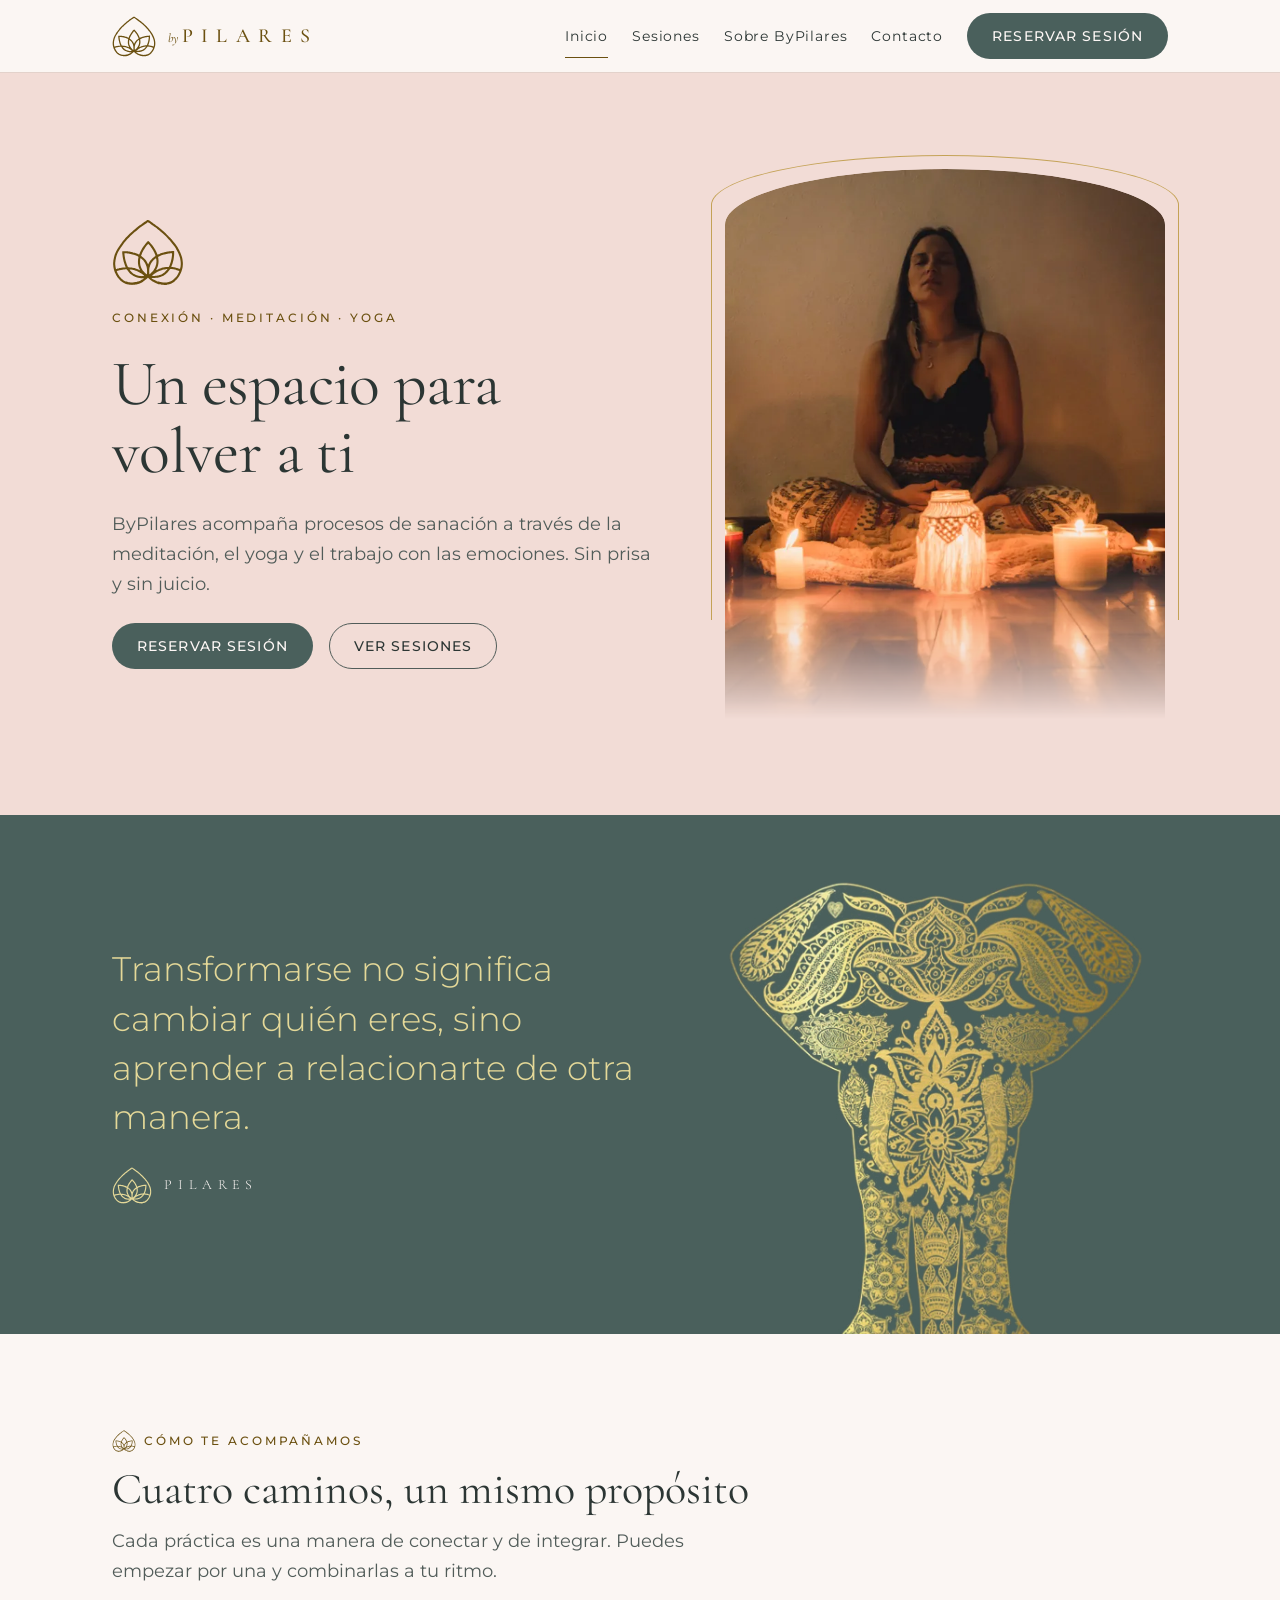
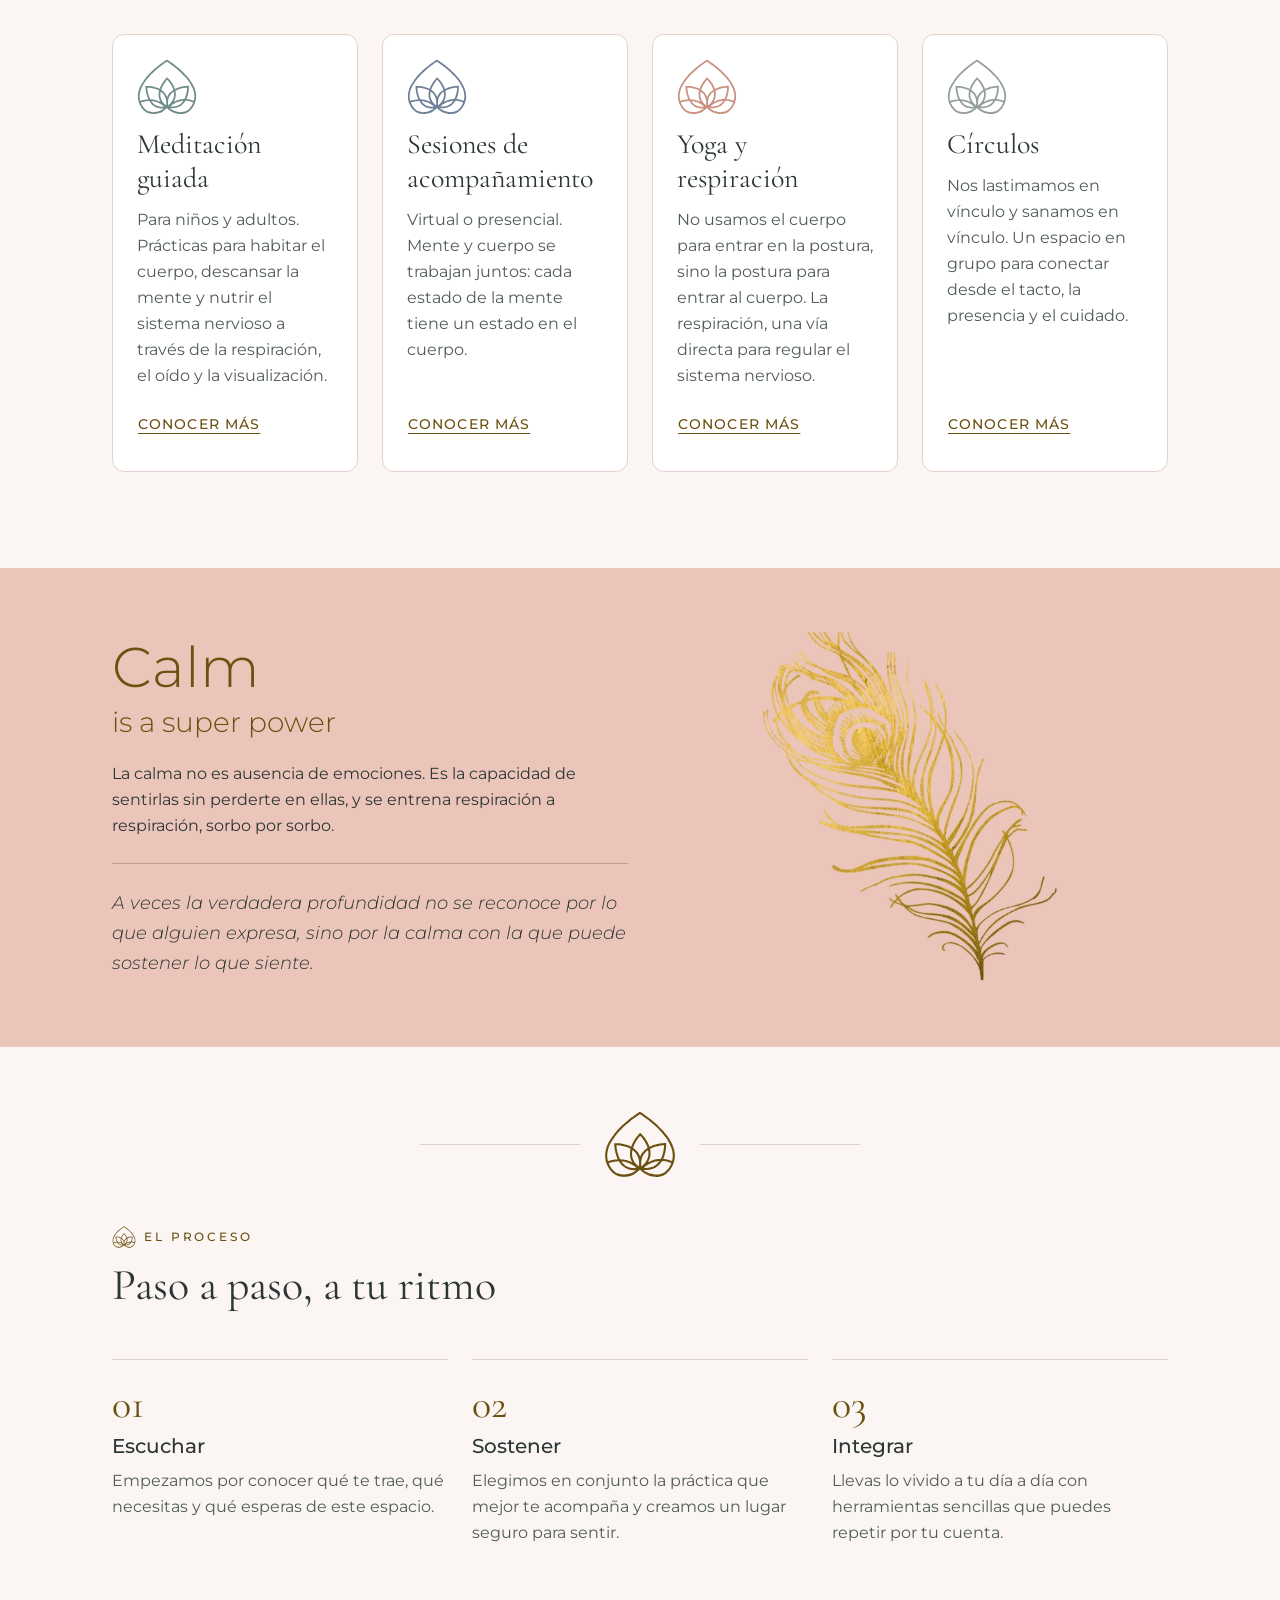
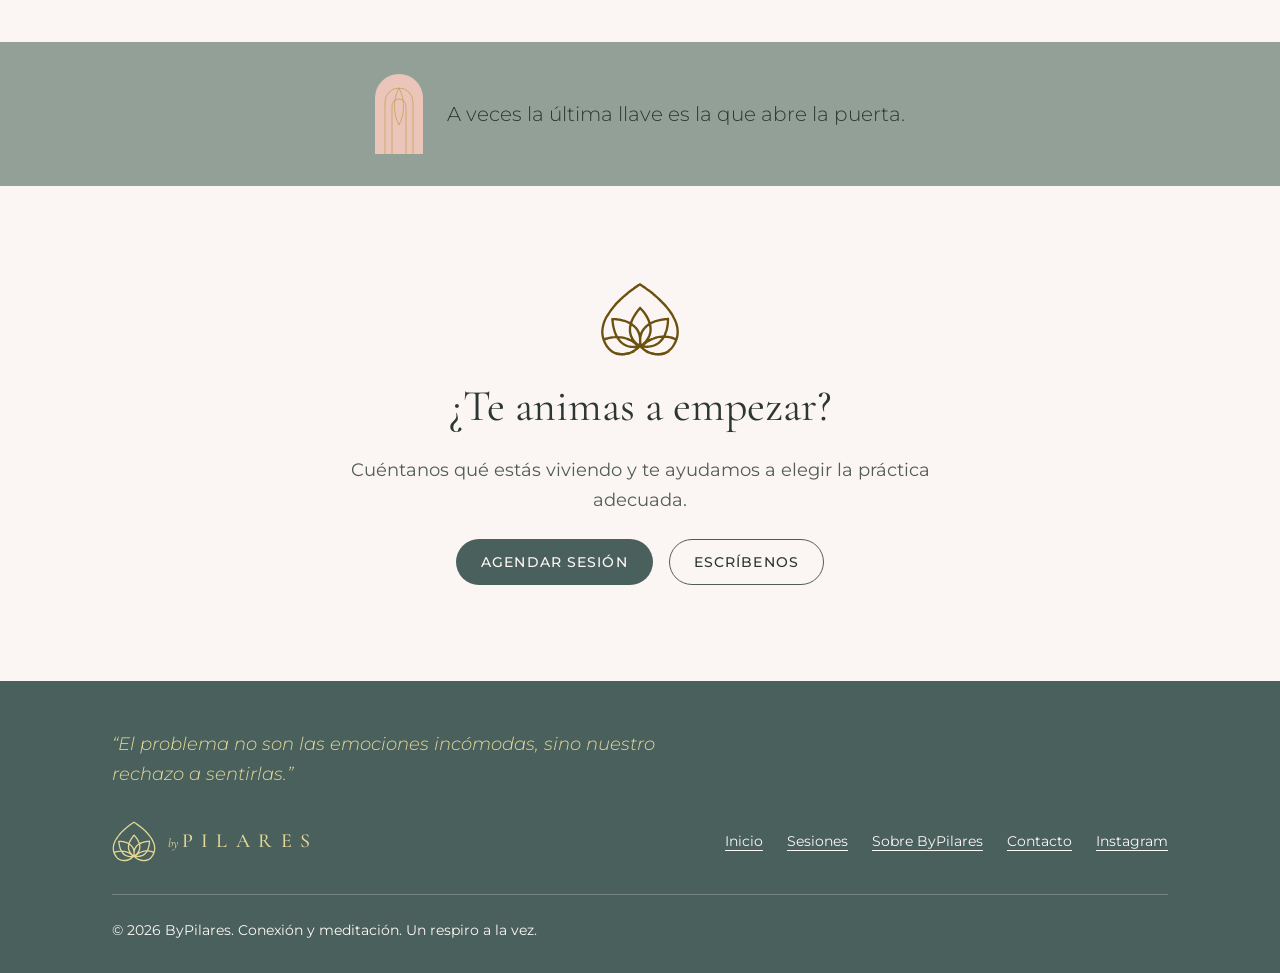
<file: index.html>
<!doctype html>
<html lang="es">
<head>
<meta charset="utf-8">
<meta name="viewport" content="width=device-width, initial-scale=1">
<title>ByPilares · Conexión y meditación</title>
<meta name="description" content="Meditación guiada para niños y adultos, sesiones de acompañamiento virtuales o presenciales, yoga, respiración y círculos.">
<meta property="og:title" content="ByPilares · Conexión y meditación">
<meta property="og:description" content="Meditación guiada para niños y adultos, sesiones de acompañamiento virtuales o presenciales, yoga, respiración y círculos.">
<meta property="og:type" content="website">
<meta name="theme-color" content="#4a605c">
<link rel="icon" href="assets/img/logos/favicon.svg" type="image/svg+xml">
<link rel="preconnect" href="https://fonts.googleapis.com">
<link rel="preconnect" href="https://fonts.gstatic.com" crossorigin>
<link rel="stylesheet" href="https://fonts.googleapis.com/css2?family=Cormorant+Garamond:ital,wght@0,400;0,500;1,400&family=Montserrat:ital,wght@0,200;0,300;0,400;0,500;1,300&display=swap">
<link rel="stylesheet" href="assets/css/tokens.css">
<link rel="stylesheet" href="assets/css/components.css">
<link rel="stylesheet" href="assets/css/site.css">
</head>
<body>
<svg width="0" height="0" style="position:absolute" aria-hidden="true" focusable="false"><symbol id="lotus" viewBox="0 0 1643 1533"><path fill-rule="evenodd" fill="currentColor" d="M417 1507C412 1504 391 1500 372 1499C349 1496 330 1491 302 1479C271 1466 268 1465 259 1459C255 1456 249 1452 245 1450C242 1448 236 1445 232 1442C229 1439 222 1434 218 1431C196 1415 168 1387 148 1362C143 1356 135 1346 130 1339C124 1332 118 1323 115 1319C113 1315 109 1310 108 1307C106 1305 102 1297 99 1291C95 1285 92 1278 90 1276C89 1273 86 1267 84 1263C82 1258 78 1251 76 1247C66 1231 44 1168 40 1148C39 1145 38 1140 37 1138C37 1136 36 1132 36 1131C36 1129 35 1124 34 1120C33 1116 32 1111 32 1108C32 1105 31 1101 30 1098C30 1096 28 1087 28 1080C28 1071 27 1064 26 1061C23 1054 23 990 26 982C27 978 28 974 28 964C28 956 29 950 30 944C31 940 32 935 32 933C32 932 33 927 34 923C35 919 36 914 36 913C36 911 37 906 38 902C39 897 41 889 42 884C44 873 46 867 52 846C54 839 56 831 56 829C57 824 61 812 66 802C67 799 70 790 74 783C77 776 80 767 82 764C84 761 89 750 94 740C102 724 111 708 134 670C143 654 160 628 180 600C184 593 191 582 196 575C202 568 211 555 217 547C255 497 264 486 268 482C271 479 274 475 275 473C276 471 280 466 284 462C288 459 292 453 294 451C304 437 411 330 428 316C431 314 437 308 442 304C448 298 461 286 481 268C487 263 495 256 506 248C510 244 518 237 523 232C529 227 537 220 542 217C547 214 552 210 554 208C556 205 561 201 566 197C571 194 579 187 584 183C589 179 597 172 602 168C607 165 614 159 617 157C620 154 627 149 632 145C637 142 643 137 646 135C648 132 656 127 663 123C670 118 676 113 678 112C679 111 685 106 692 101C700 96 713 87 722 80C731 74 742 66 747 63C752 60 764 52 775 45C785 38 796 31 799 30C802 28 804 26 805 25C807 23 834 23 838 26C839 27 847 32 855 37C863 43 874 50 878 53C883 57 897 66 908 74C919 81 933 91 939 95C945 100 956 108 963 112C988 130 1016 150 1025 158C1028 160 1033 164 1036 167C1040 169 1046 174 1051 178C1063 187 1071 193 1079 199C1083 201 1088 206 1092 209C1095 212 1102 218 1108 222C1114 227 1122 234 1127 238C1132 243 1138 248 1142 251C1145 253 1153 260 1159 266C1166 272 1174 279 1178 282C1181 285 1194 297 1206 309C1219 320 1234 335 1240 341C1254 353 1304 404 1328 430C1343 446 1353 457 1365 471C1368 475 1371 478 1371 478C1372 478 1374 481 1376 484C1379 487 1383 492 1386 496C1389 500 1395 507 1400 513C1405 519 1411 526 1414 530C1416 533 1423 542 1429 549C1434 556 1440 564 1443 567C1454 583 1473 609 1476 614C1482 620 1492 636 1502 654C1506 661 1511 671 1513 674C1515 678 1517 681 1517 681C1517 682 1520 687 1523 693C1529 704 1552 750 1560 769C1563 774 1565 780 1567 782C1575 800 1598 863 1600 875C1600 877 1602 883 1603 888C1607 905 1608 910 1608 913C1608 915 1609 920 1610 923C1611 928 1612 934 1612 938C1612 942 1613 949 1614 953C1615 958 1616 964 1616 971C1616 978 1617 985 1618 988C1620 996 1620 1052 1618 1058C1617 1060 1616 1066 1616 1074C1616 1082 1615 1088 1615 1092C1614 1094 1613 1100 1613 1104C1613 1109 1612 1113 1611 1116C1610 1118 1608 1123 1608 1127C1608 1131 1606 1135 1606 1138C1605 1140 1604 1143 1604 1144C1604 1145 1603 1149 1602 1152C1601 1156 1600 1160 1599 1162C1596 1177 1584 1210 1575 1230C1549 1287 1522 1333 1491 1368C1486 1374 1479 1381 1476 1384C1470 1393 1462 1399 1432 1426C1430 1428 1427 1431 1426 1433C1425 1438 1416 1444 1405 1450C1401 1452 1393 1456 1387 1460C1381 1464 1372 1468 1368 1470C1364 1472 1353 1477 1344 1481L1328 1489L1304 1494C1276 1500 1249 1506 1248 1508C1247 1509 1229 1509 1196 1509C1147 1509 1145 1509 1142 1507C1140 1506 1135 1504 1132 1504C1117 1500 1086 1495 1077 1494C1061 1492 1054 1490 1036 1481C1031 1478 1017 1473 1007 1469C978 1460 938 1440 930 1432C928 1430 922 1426 917 1423C912 1420 905 1415 903 1413C901 1411 894 1406 888 1403C875 1393 866 1386 858 1380C855 1376 850 1372 847 1369C844 1367 838 1361 833 1357C826 1349 822 1346 818 1346C817 1346 811 1351 802 1360C787 1374 777 1382 757 1397C736 1413 730 1418 721 1423C713 1427 712 1429 711 1432C709 1436 708 1437 701 1442C690 1448 671 1458 660 1462C650 1465 638 1470 618 1479C601 1486 592 1488 574 1493C557 1497 517 1503 502 1505C497 1506 490 1507 487 1507C477 1510 422 1509 417 1507ZM1232 1453C1244 1452 1257 1449 1292 1440C1298 1438 1307 1436 1311 1434C1316 1433 1322 1432 1324 1432C1329 1432 1332 1431 1343 1426C1361 1416 1377 1407 1383 1402C1386 1399 1392 1395 1396 1392C1401 1389 1407 1383 1411 1380C1415 1376 1423 1369 1429 1364C1434 1359 1442 1351 1445 1347C1448 1343 1455 1335 1460 1329C1466 1323 1473 1315 1476 1310C1479 1306 1484 1297 1488 1291C1498 1276 1505 1263 1521 1230C1537 1198 1538 1193 1534 1189C1530 1186 1476 1166 1466 1165C1464 1164 1460 1163 1456 1162C1446 1159 1434 1156 1431 1156C1429 1156 1425 1155 1422 1154C1419 1153 1414 1152 1412 1152C1410 1152 1405 1151 1400 1150C1396 1149 1389 1148 1386 1148C1383 1148 1375 1147 1370 1146C1352 1143 1329 1144 1325 1148C1324 1149 1318 1156 1313 1165C1307 1174 1299 1184 1295 1189C1292 1194 1285 1201 1282 1206C1274 1216 1238 1252 1230 1258C1227 1261 1223 1264 1220 1266C1218 1268 1212 1273 1206 1277C1200 1281 1193 1285 1191 1287C1188 1289 1181 1293 1173 1297C1166 1300 1158 1305 1155 1307C1152 1309 1148 1311 1145 1312C1142 1313 1136 1315 1132 1317C1120 1323 1085 1334 1066 1338C1061 1339 1053 1341 1050 1342C1046 1343 1039 1344 1036 1344C1032 1344 1024 1345 1018 1346C1003 1349 957 1351 942 1351C935 1350 925 1350 919 1349C901 1348 900 1350 910 1359C922 1369 941 1382 959 1392C974 1400 1011 1418 1023 1422C1028 1424 1035 1426 1039 1428C1044 1431 1047 1431 1057 1432C1067 1433 1070 1433 1080 1437C1123 1452 1188 1459 1232 1453ZM479 1453C488 1453 501 1451 508 1449C515 1448 529 1445 540 1444C551 1441 563 1438 570 1436C580 1433 584 1432 589 1432C599 1432 621 1423 654 1406C664 1401 674 1395 678 1392C680 1391 684 1388 687 1387C697 1382 721 1365 725 1360C730 1355 729 1355 709 1356C690 1357 671 1356 654 1354C649 1353 641 1352 637 1352C633 1352 626 1351 622 1350C617 1349 612 1348 611 1348C610 1348 605 1347 601 1346C597 1345 592 1344 591 1344C581 1344 529 1325 503 1312C483 1302 477 1298 449 1277C431 1264 396 1232 390 1222C388 1220 384 1215 381 1212C379 1209 374 1204 372 1200C370 1197 366 1192 364 1190C361 1187 358 1183 357 1180C351 1169 340 1155 336 1153C332 1151 301 1152 285 1154C280 1155 273 1156 269 1156C265 1156 260 1157 257 1158C254 1158 247 1159 242 1160C233 1160 223 1162 207 1166C203 1167 198 1168 196 1168C194 1168 189 1169 186 1170C183 1171 179 1172 177 1172C176 1172 170 1173 165 1175C159 1177 152 1179 148 1180C111 1191 110 1191 108 1195C107 1199 108 1202 116 1219C128 1245 136 1260 145 1275C164 1305 172 1317 183 1328C187 1333 192 1339 194 1342C198 1348 224 1373 232 1380C234 1382 239 1385 241 1387C243 1389 248 1393 251 1394C254 1396 258 1399 260 1401C262 1403 266 1406 269 1408C272 1409 280 1414 286 1418C306 1430 311 1432 325 1432L336 1432L347 1437C359 1443 365 1444 381 1446C387 1447 397 1449 402 1450C429 1455 454 1456 479 1453ZM723 1306C736 1304 737 1301 728 1293C713 1279 677 1251 664 1243C636 1226 622 1218 606 1210C578 1197 564 1191 552 1186C544 1184 533 1180 526 1178C514 1173 508 1172 494 1169C491 1168 486 1167 483 1166C480 1165 475 1164 473 1164C470 1164 465 1163 462 1162C459 1161 454 1160 452 1160C449 1160 443 1159 438 1158C433 1157 426 1156 424 1156C421 1156 416 1156 412 1155C398 1153 397 1158 409 1170C411 1173 415 1178 418 1182C433 1203 480 1245 500 1256C503 1257 509 1260 513 1263C528 1272 562 1286 586 1293C593 1295 601 1297 604 1298C606 1298 612 1299 616 1300C619 1301 625 1302 627 1302C630 1303 636 1304 640 1304C647 1304 655 1305 669 1307C674 1308 717 1307 723 1306ZM980 1302C985 1301 994 1300 999 1300C1010 1300 1029 1297 1040 1294C1044 1293 1049 1292 1051 1292C1052 1292 1055 1292 1057 1291C1065 1289 1078 1285 1086 1283C1119 1274 1164 1249 1198 1222C1214 1209 1233 1189 1245 1174C1251 1167 1257 1159 1260 1156C1268 1146 1264 1142 1247 1145C1243 1146 1235 1147 1230 1148C1214 1149 1187 1154 1174 1158C1170 1159 1166 1160 1166 1160C1165 1160 1161 1161 1158 1162C1154 1164 1148 1166 1144 1167C1130 1170 1098 1182 1078 1191C1071 1194 1065 1197 1065 1197C1062 1197 1026 1216 1020 1221C1017 1224 1011 1227 1008 1229C1004 1230 999 1233 995 1235C991 1238 987 1240 986 1241C983 1243 972 1250 960 1259C956 1263 949 1268 946 1270C938 1275 916 1293 915 1296C913 1299 915 1300 922 1301C926 1302 931 1302 934 1303C943 1304 970 1303 980 1302ZM796 1266C800 1263 800 1257 800 1206C800 1160 800 1156 798 1147C797 1143 796 1136 796 1134C796 1132 795 1126 794 1121C793 1116 792 1111 792 1110C792 1108 791 1104 790 1100C789 1096 788 1091 787 1088C785 1075 764 1025 756 1012C754 1008 751 1003 750 1000C747 993 731 970 722 960C718 956 713 950 710 946C703 938 687 923 677 914C673 911 667 906 664 904C653 894 647 897 645 912C644 916 643 925 642 933C639 952 639 1008 642 1020C643 1023 644 1031 644 1036C645 1048 645 1050 660 1096C668 1121 698 1172 719 1197C741 1222 788 1267 794 1267C794 1267 795 1266 796 1266ZM862 1263C869 1258 916 1212 927 1198C930 1194 934 1189 936 1187C950 1171 974 1130 984 1107C986 1102 989 1095 991 1093C992 1090 994 1084 995 1079C997 1074 999 1067 1000 1064C1002 1060 1003 1056 1003 1054C1003 1052 1004 1048 1006 1044C1007 1040 1008 1035 1008 1034C1008 1032 1009 1028 1010 1025C1011 1021 1012 1016 1012 1011C1012 1006 1013 1000 1013 996C1016 987 1016 951 1013 939C1012 932 1011 928 1012 923C1012 916 1010 906 1006 901C1003 897 1002 897 973 920C954 935 930 961 915 983C911 989 907 994 906 996C902 1000 890 1020 886 1030C883 1036 879 1044 877 1048C873 1057 868 1070 865 1084C863 1089 861 1097 859 1103C857 1109 856 1115 856 1117C856 1119 855 1123 854 1126C851 1139 848 1198 850 1222C851 1234 852 1252 853 1261C853 1262 856 1265 857 1265C858 1265 860 1264 862 1263ZM637 1170C640 1169 639 1167 632 1153C626 1141 617 1121 613 1110C607 1092 604 1082 604 1079C604 1078 604 1075 603 1073C601 1069 597 1048 596 1039C595 1034 594 1028 593 1025C591 1016 592 937 594 924C595 919 597 909 598 902C599 896 601 886 602 881C605 870 604 867 600 863C593 856 531 829 510 824C508 823 502 821 497 820C492 818 484 816 478 814C469 812 465 811 448 806C444 805 440 804 438 804C436 804 431 803 428 802C425 801 420 800 419 800C417 800 413 799 409 798C406 797 401 796 399 796C396 796 391 795 387 794C383 793 377 792 375 792C372 792 366 791 361 790C356 789 349 788 343 788C337 788 329 787 326 786C316 784 290 783 287 785C285 785 284 787 283 788C282 791 283 808 286 826C287 833 287 841 288 844C288 847 289 854 290 860C291 866 292 874 293 878C296 900 299 916 302 925C303 929 305 934 305 936C306 945 310 960 316 978C318 984 320 990 320 991C320 995 333 1031 342 1052C356 1087 364 1102 369 1104C374 1106 390 1108 408 1108C419 1108 424 1108 431 1110C435 1111 442 1112 445 1112C448 1112 454 1113 458 1114C461 1115 466 1116 468 1116C470 1116 475 1117 478 1118C482 1119 486 1120 488 1120C490 1120 495 1121 498 1122C502 1123 507 1124 508 1124C509 1124 517 1126 525 1129C533 1131 545 1135 552 1137C572 1144 598 1154 626 1166C631 1169 636 1171 636 1171C636 1171 637 1171 637 1170ZM1033 1159C1042 1155 1055 1149 1061 1147C1067 1144 1075 1141 1078 1140C1080 1138 1087 1136 1093 1134C1099 1132 1107 1129 1112 1127C1116 1125 1124 1123 1129 1121C1134 1120 1140 1118 1143 1118C1154 1114 1162 1112 1163 1112C1164 1112 1168 1111 1171 1110C1174 1109 1179 1108 1181 1108C1183 1108 1188 1107 1192 1106C1196 1105 1201 1104 1203 1104C1205 1104 1209 1103 1213 1102C1217 1102 1226 1101 1233 1100C1240 1100 1249 1098 1253 1098C1257 1097 1265 1096 1275 1096C1293 1096 1296 1095 1300 1090C1303 1087 1305 1083 1316 1057C1318 1052 1322 1043 1324 1036C1326 1030 1330 1020 1332 1014C1341 990 1347 968 1354 934C1355 928 1357 921 1358 917C1359 913 1360 907 1360 902C1361 898 1362 892 1362 890C1363 887 1364 882 1364 879C1364 875 1365 869 1366 865C1368 860 1368 856 1368 852C1367 848 1368 844 1369 839C1371 833 1371 828 1372 810C1372 783 1373 784 1355 784C1347 784 1340 785 1334 786C1329 787 1322 788 1319 788C1315 788 1309 789 1304 790C1300 791 1294 792 1292 792C1290 792 1284 793 1280 794C1275 795 1269 796 1267 796C1264 796 1259 797 1256 798C1252 799 1249 800 1247 800C1246 800 1243 801 1240 802C1236 803 1232 804 1230 804C1226 804 1214 807 1198 812C1194 813 1189 815 1186 815C1165 821 1129 832 1117 837C1112 839 1103 843 1096 846C1081 852 1060 862 1057 865C1052 869 1052 871 1054 879C1055 883 1056 890 1056 894C1057 898 1058 904 1058 906C1059 909 1060 915 1060 920C1060 925 1061 933 1062 938C1062 943 1063 953 1063 967C1063 981 1062 991 1062 996C1061 1001 1060 1008 1060 1012C1060 1018 1059 1023 1058 1027C1057 1030 1056 1035 1056 1038C1056 1041 1055 1045 1054 1048C1053 1052 1052 1055 1052 1057C1052 1058 1051 1062 1050 1066C1049 1070 1047 1076 1046 1080C1038 1104 1028 1131 1019 1146C1005 1170 1007 1172 1033 1159ZM105 1143C116 1139 142 1132 145 1132C147 1132 151 1131 154 1130C160 1128 175 1124 178 1124C179 1124 183 1123 186 1122C189 1121 195 1120 198 1120C200 1120 206 1119 209 1118C213 1117 217 1116 220 1116C222 1116 227 1115 230 1114C234 1113 238 1112 243 1112C248 1112 255 1111 260 1110C267 1108 272 1108 287 1108L306 1108L309 1105C312 1102 312 1101 303 1084C300 1076 296 1066 294 1062C293 1057 290 1050 288 1046C285 1037 274 1005 272 996C271 993 269 987 268 984C265 975 263 965 259 948C258 942 256 935 254 928C253 925 252 921 252 919C252 918 251 914 250 910C249 907 248 903 248 900C248 898 247 892 246 888C245 884 244 878 244 875C244 871 243 865 242 862C241 857 240 852 240 847C240 843 239 835 238 830C237 824 236 817 236 814C236 810 235 804 234 800C232 791 231 745 233 741C235 736 236 736 280 736C316 736 322 736 331 738C337 739 345 740 351 740C359 740 363 740 368 742C373 743 378 744 383 744C387 744 392 745 397 746C401 747 406 748 409 748C413 748 416 748 420 750C427 752 443 756 447 756C448 756 451 756 453 757C454 758 459 759 464 760C468 761 475 763 478 764C485 766 495 769 508 772C511 772 515 773 516 774C517 774 524 777 532 780C551 786 571 794 603 809C609 812 614 814 616 814C619 814 621 810 624 804C624 801 626 797 627 795C628 793 631 786 633 781C635 775 638 769 638 768C639 767 643 758 647 750C651 741 655 733 655 732C656 730 660 723 665 714C678 689 693 665 707 642C715 631 722 620 724 618C725 617 729 611 733 606C737 601 743 592 747 588C763 566 774 552 798 526C820 501 823 499 830 503C837 508 884 557 900 577C922 604 928 612 949 642C952 647 956 653 958 656C960 658 963 663 964 666C966 669 969 674 972 678C974 682 978 688 979 690C981 693 984 698 986 700C987 703 991 710 993 716C996 721 1000 730 1003 735C1012 751 1021 770 1028 792C1031 802 1036 812 1038 814C1041 817 1045 816 1063 808C1072 804 1083 799 1086 798C1090 796 1096 794 1099 792C1107 789 1116 786 1136 779C1145 776 1155 773 1158 772C1165 770 1190 763 1204 760C1208 759 1213 758 1215 757C1217 756 1220 756 1221 756C1223 756 1227 755 1230 754C1233 753 1238 752 1240 752C1242 752 1247 751 1250 750C1253 749 1257 748 1259 748C1262 748 1266 747 1270 746C1274 745 1279 744 1283 744C1287 744 1292 743 1295 742C1297 742 1305 741 1311 740C1317 739 1326 738 1330 738C1334 737 1342 736 1351 736C1358 736 1369 736 1374 735C1378 734 1390 734 1399 733L1415 733L1418 735L1420 738L1420 781C1420 825 1420 827 1414 868C1413 874 1412 883 1412 887C1412 891 1410 898 1410 902C1409 905 1408 910 1408 912C1408 914 1407 920 1406 924C1405 929 1403 938 1402 943C1401 948 1400 953 1400 954C1400 956 1399 959 1398 962C1395 971 1392 981 1392 983C1392 984 1391 988 1390 992C1389 996 1387 1001 1386 1005C1384 1014 1371 1050 1365 1064C1354 1090 1353 1092 1357 1095C1359 1097 1367 1099 1384 1100C1391 1100 1399 1102 1402 1102C1406 1103 1411 1104 1413 1104C1415 1104 1420 1105 1423 1106C1426 1107 1432 1108 1434 1108C1437 1108 1442 1109 1445 1110C1449 1111 1454 1112 1456 1113C1471 1116 1473 1116 1504 1126C1522 1132 1526 1134 1540 1139C1548 1142 1552 1143 1554 1141C1555 1139 1558 1131 1559 1124C1560 1121 1561 1115 1562 1111C1563 1107 1564 1102 1564 1100C1564 1098 1565 1094 1566 1092C1567 1089 1568 1082 1568 1072C1568 1064 1569 1054 1570 1050C1571 1042 1571 1010 1570 996C1569 990 1569 980 1568 973C1567 966 1566 958 1566 955C1565 952 1564 947 1564 943C1564 939 1563 934 1562 931C1561 927 1560 923 1560 920C1560 918 1559 912 1558 908C1557 904 1555 897 1554 893C1548 871 1547 867 1543 857C1541 852 1540 847 1540 846C1540 844 1531 819 1526 810C1515 785 1512 779 1504 763C1499 753 1495 745 1495 744C1495 742 1472 699 1466 690C1464 687 1461 681 1458 676C1453 666 1447 657 1425 626C1409 601 1394 581 1384 571C1381 567 1376 562 1374 558C1369 551 1363 543 1352 530C1347 524 1340 516 1336 512C1333 507 1323 496 1315 487C1306 478 1298 469 1296 467C1274 440 1203 369 1168 339C1161 333 1152 325 1148 322C1139 312 1120 295 1115 292C1111 289 1105 284 1092 272C1088 269 1081 263 1075 258C1069 253 1061 247 1059 245C1053 240 1036 227 1030 222C1026 219 1019 214 1005 203C993 193 986 188 978 183C975 180 966 174 959 169C952 163 943 157 939 155C935 153 932 150 931 149C930 148 925 144 920 141C915 137 908 132 905 130C901 128 891 120 881 114C871 107 855 96 844 88C822 73 821 73 813 77C811 79 803 84 796 89C788 94 773 104 761 112C735 130 719 141 711 148C707 151 698 157 691 162C684 167 673 175 667 179C662 183 654 189 651 191C647 194 641 199 636 203C625 212 605 228 596 234C590 239 579 248 565 261C563 263 558 266 555 269C552 271 547 275 544 278C541 280 536 285 532 287C529 290 520 299 511 306C502 314 492 323 488 327C485 330 475 339 467 346C459 354 451 361 449 363C447 364 439 372 430 380C422 389 410 400 404 406C393 416 360 450 352 459C350 462 343 470 336 477C330 484 323 492 322 494C320 496 316 501 312 505C299 519 295 524 288 533C284 537 278 545 275 550C271 555 266 562 263 566C260 570 255 577 251 582C233 606 226 616 209 642C199 658 187 676 183 682C179 688 174 697 171 700C168 704 165 710 164 712C163 714 160 719 158 722C152 730 130 774 122 792C119 800 115 809 113 813C110 821 103 842 100 852C99 855 97 862 96 866C91 883 88 896 88 899C88 901 87 905 86 909C85 912 84 917 84 918C84 920 83 924 82 927C81 930 80 935 80 937C80 940 79 944 78 947C77 949 76 957 76 964C76 971 75 980 74 984C72 989 72 997 72 1022C72 1053 72 1053 75 1063C77 1071 77 1073 77 1080C76 1086 76 1089 78 1095C79 1099 80 1104 80 1106C80 1113 88 1141 91 1144C93 1147 97 1146 105 1143ZM839 1014C862 970 869 958 892 934C895 931 898 926 900 924C911 909 951 874 974 859C992 847 993 845 993 840C992 836 983 810 978 796C975 792 973 785 971 781C968 773 963 763 959 756C957 753 954 747 952 744C947 730 924 692 905 665C901 659 894 650 891 645C888 640 883 634 880 631C878 627 874 622 872 620C870 617 867 612 864 609C862 607 857 601 853 596C840 581 831 571 829 571C823 570 819 573 812 584C809 587 805 593 802 596C798 600 794 606 791 609C789 612 786 617 783 619C781 622 777 628 774 631C772 635 769 640 767 641C763 646 744 675 739 684C737 689 733 696 730 700C728 703 723 711 719 716C713 726 692 767 683 788C675 806 664 838 664 840C665 844 672 851 681 857C706 874 727 893 753 923C774 947 789 970 805 1000C809 1008 812 1015 813 1015C813 1016 815 1021 818 1026C824 1045 824 1045 839 1014Z"/></symbol></svg>
<a class="skip" href="#main">Saltar al contenido</a>
<header class="site-header">
  <div class="wrap">
    <a class="brand" href="index.html" aria-label="ByPilares, inicio"><svg class="lotus" viewBox="0 0 1643 1533" aria-hidden="true" focusable="false"><use href="#lotus"/></svg><span class="bp-wordmark"><span class="bp-wordmark__by">by</span><span class="bp-wordmark__name">Pilares</span></span></a>
    <button class="nav-toggle" type="button" aria-expanded="false" aria-controls="site-nav">Menú</button>
    <nav class="nav" id="site-nav" aria-label="Principal">
      <a href="index.html" aria-current="page">Inicio</a><a href="sesiones.html">Sesiones</a><a href="sobre.html">Sobre ByPilares</a><a href="contacto.html">Contacto</a>
      <a class="bp-btn bp-btn--primary" href="https://calendly.com/pilares-yoga/30min" target="_blank" rel="noopener">Reservar sesión</a>
    </nav>
  </div>
</header>
<main id="main">

<section class="hero">
  <div class="wrap">
    <div class="hero__copy">
      <span class="hero__mark"><svg class="lotus" viewBox="0 0 1643 1533" aria-hidden="true" focusable="false"><use href="#lotus"/></svg></span>
      <span class="eyebrow">Conexión · Meditación · Yoga</span>
      <h1 class="display-xl">Un espacio para volver a ti</h1>
      <p class="lede">ByPilares acompaña procesos de sanación a través de la meditación, el yoga y el trabajo con las emociones. Sin prisa y sin juicio.</p>
      <div class="hero__actions">
        <a class="bp-btn bp-btn--primary" href="https://calendly.com/pilares-yoga/30min" target="_blank" rel="noopener">Reservar sesión</a>
        <a class="bp-btn bp-btn--secondary" href="sesiones.html">Ver sesiones</a>
      </div>
    </div>
    <figure class="arch-photo arch-photo--hero">
      <span class="arch-photo__halo" aria-hidden="true"></span>
      <img src="assets/img/photos/pilar-meditando.webp" srcset="assets/img/photos/pilar-meditando-640.webp 640w, assets/img/photos/pilar-meditando.webp 853w" sizes="(min-width: 900px) 440px, 82vw" width="853" height="1280" alt="Pilar meditando en el suelo, con los ojos cerrados, rodeada de velas encendidas" fetchpriority="high">
    </figure>
  </div>
</section>

<section class="quote-band" aria-label="Cita">
  <div class="wrap">
    <blockquote>
      <p>Transformarse no significa cambiar quién eres, sino aprender a relacionarte de otra manera.</p>
      <footer><svg class="lotus" viewBox="0 0 1643 1533" aria-hidden="true" focusable="false"><use href="#lotus"/></svg>Pilares</footer>
    </blockquote>
    <img src="assets/img/illustrations/elephant-gold.webp" alt="" width="899" height="985" loading="lazy">
  </div>
</section>

<section class="section">
  <div class="wrap">
    <div class="section-head">
      <span class="eyebrow eyebrow--mark"><svg class="lotus" viewBox="0 0 1643 1533" aria-hidden="true" focusable="false"><use href="#lotus"/></svg>Cómo te acompañamos</span>
      <h2 class="display-l">Cuatro caminos, un mismo propósito</h2>
      <p class="lede">Cada práctica es una manera de conectar y de integrar. Puedes empezar por una y combinarlas a tu ritmo.</p>
    </div>
    <div class="grid grid--4">
      <article class="card">
        <span class="card__mark mark-sage-teal"><svg class="lotus" viewBox="0 0 1643 1533" aria-hidden="true" focusable="false"><use href="#lotus"/></svg></span>
        <h3>Meditación guiada</h3>
        <p>Para niños y adultos. Prácticas para habitar el cuerpo, descansar la mente y nutrir el sistema nervioso a través de la respiración, el oído y la visualización.</p>
        <a class="bp-btn bp-btn--quiet" href="sesiones.html#meditacion">Conocer más</a>
      </article>
      <article class="card">
        <span class="card__mark mark-slate"><svg class="lotus" viewBox="0 0 1643 1533" aria-hidden="true" focusable="false"><use href="#lotus"/></svg></span>
        <h3>Sesiones de acompañamiento</h3>
        <p>Virtual o presencial. Mente y cuerpo se trabajan juntos: cada estado de la mente tiene un estado en el cuerpo.</p>
        <a class="bp-btn bp-btn--quiet" href="sesiones.html#acompanamiento">Conocer más</a>
      </article>
      <article class="card">
        <span class="card__mark mark-peach"><svg class="lotus" viewBox="0 0 1643 1533" aria-hidden="true" focusable="false"><use href="#lotus"/></svg></span>
        <h3>Yoga y respiración</h3>
        <p>No usamos el cuerpo para entrar en la postura, sino la postura para entrar al cuerpo. La respiración, una vía directa para regular el sistema nervioso.</p>
        <a class="bp-btn bp-btn--quiet" href="sesiones.html#yoga">Conocer más</a>
      </article>
      <article class="card">
        <span class="card__mark mark-sage"><svg class="lotus" viewBox="0 0 1643 1533" aria-hidden="true" focusable="false"><use href="#lotus"/></svg></span>
        <h3>Círculos</h3>
        <p>Nos lastimamos en vínculo y sanamos en vínculo. Un espacio en grupo para conectar desde el tacto, la presencia y el cuidado.</p>
        <a class="bp-btn bp-btn--quiet" href="sesiones.html#circulos">Conocer más</a>
      </article>
    </div>
  </div>
</section>

<section class="feather-band" data-theme="light">
  <div class="wrap">
    <img src="assets/img/illustrations/peacock-feather-gold.webp" alt="" width="861" height="1008" loading="lazy">
    <div>
      <p class="calm">Calm<small>is a super power</small></p>
      <p class="body" style="margin-top: var(--space-6)">La calma no es ausencia de emociones. Es la capacidad de sentirlas sin perderte en ellas, y se entrena respiración a respiración, sorbo por sorbo.</p>
      <p class="feather-quote">A veces la verdadera profundidad no se reconoce por lo que alguien expresa, sino por la calma con la que puede sostener lo que siente.</p>
    </div>
  </div>
</section>

<div class="divider" aria-hidden="true"><svg class="lotus" viewBox="0 0 1643 1533" aria-hidden="true" focusable="false"><use href="#lotus"/></svg></div>
<section class="section section--after-divider">
  <div class="wrap">
    <div class="section-head">
      <span class="eyebrow eyebrow--mark"><svg class="lotus" viewBox="0 0 1643 1533" aria-hidden="true" focusable="false"><use href="#lotus"/></svg>El proceso</span>
      <h2 class="display-l">Paso a paso, a tu ritmo</h2>
    </div>
    <ol class="steps grid grid--3">
      <li><h3>Escuchar</h3><p class="muted">Empezamos por conocer qué te trae, qué necesitas y qué esperas de este espacio.</p></li>
      <li><h3>Sostener</h3><p class="muted">Elegimos en conjunto la práctica que mejor te acompaña y creamos un lugar seguro para sentir.</p></li>
      <li><h3>Integrar</h3><p class="muted">Llevas lo vivido a tu día a día con herramientas sencillas que puedes repetir por tu cuenta.</p></li>
    </ol>
  </div>
</section>

<section class="key-note" data-theme="light" aria-label="Frase">
  <div class="wrap">
    <svg class="door" viewBox="160 80 192 320" aria-hidden="true" focusable="false">
        <path class="a-peach" d="M160 400 V176 A96 96 0 0 1 352 176 V400 Z"/>
        <path class="a-petal" d="M200 400 V192 A56 56 0 0 1 312 192 V400"/>
        <path class="a-petal" d="M228 400 V208 A28 28 0 0 1 284 208 V400"/>
        <path class="a-petal" d="M256 136 C232 180 232 240 256 284 C280 240 280 180 256 136 Z"/>
      </svg>
    <p>A veces la última llave es la que abre la puerta.</p>
  </div>
</section>

<section class="section cta">
  <div class="wrap">
    <span class="cta__mark"><svg class="lotus" viewBox="0 0 1643 1533" aria-hidden="true" focusable="false"><use href="#lotus"/></svg></span>
    <h2 class="display-l">¿Te animas a empezar?</h2>
    <p class="lede">Cuéntanos qué estás viviendo y te ayudamos a elegir la práctica adecuada.</p>
    <div class="hero__actions" style="justify-content:center">
      <a class="bp-btn bp-btn--primary" href="https://calendly.com/pilares-yoga/30min" target="_blank" rel="noopener">Agendar sesión</a>
      <a class="bp-btn bp-btn--secondary" href="contacto.html">Escríbenos</a>
    </div>
  </div>
</section>

</main>
<footer class="site-footer">
  <div class="wrap">
    <p class="footer-quote">“El problema no son las emociones incómodas, sino nuestro rechazo a sentirlas.”</p>
    <a class="brand brand--on-dark" href="index.html" aria-label="ByPilares, inicio"><svg class="lotus" viewBox="0 0 1643 1533" aria-hidden="true" focusable="false"><use href="#lotus"/></svg><span class="bp-wordmark bp-wordmark--on-dark"><span class="bp-wordmark__by">by</span><span class="bp-wordmark__name">Pilares</span></span></a>
    <ul class="footer-links">
      <li><a href="index.html">Inicio</a></li><li><a href="sesiones.html">Sesiones</a></li><li><a href="sobre.html">Sobre ByPilares</a></li><li><a href="contacto.html">Contacto</a></li>
      <li><a href="https://www.instagram.com/pilares.yoga/" target="_blank" rel="noopener">Instagram</a></li>
    </ul>
    <p class="footer-meta">© <span id="year">2026</span> ByPilares. Conexión y meditación. Un respiro a la vez.</p>
  </div>
</footer>
<script src="assets/js/site.js" defer></script>
</body>
</html>
</file>
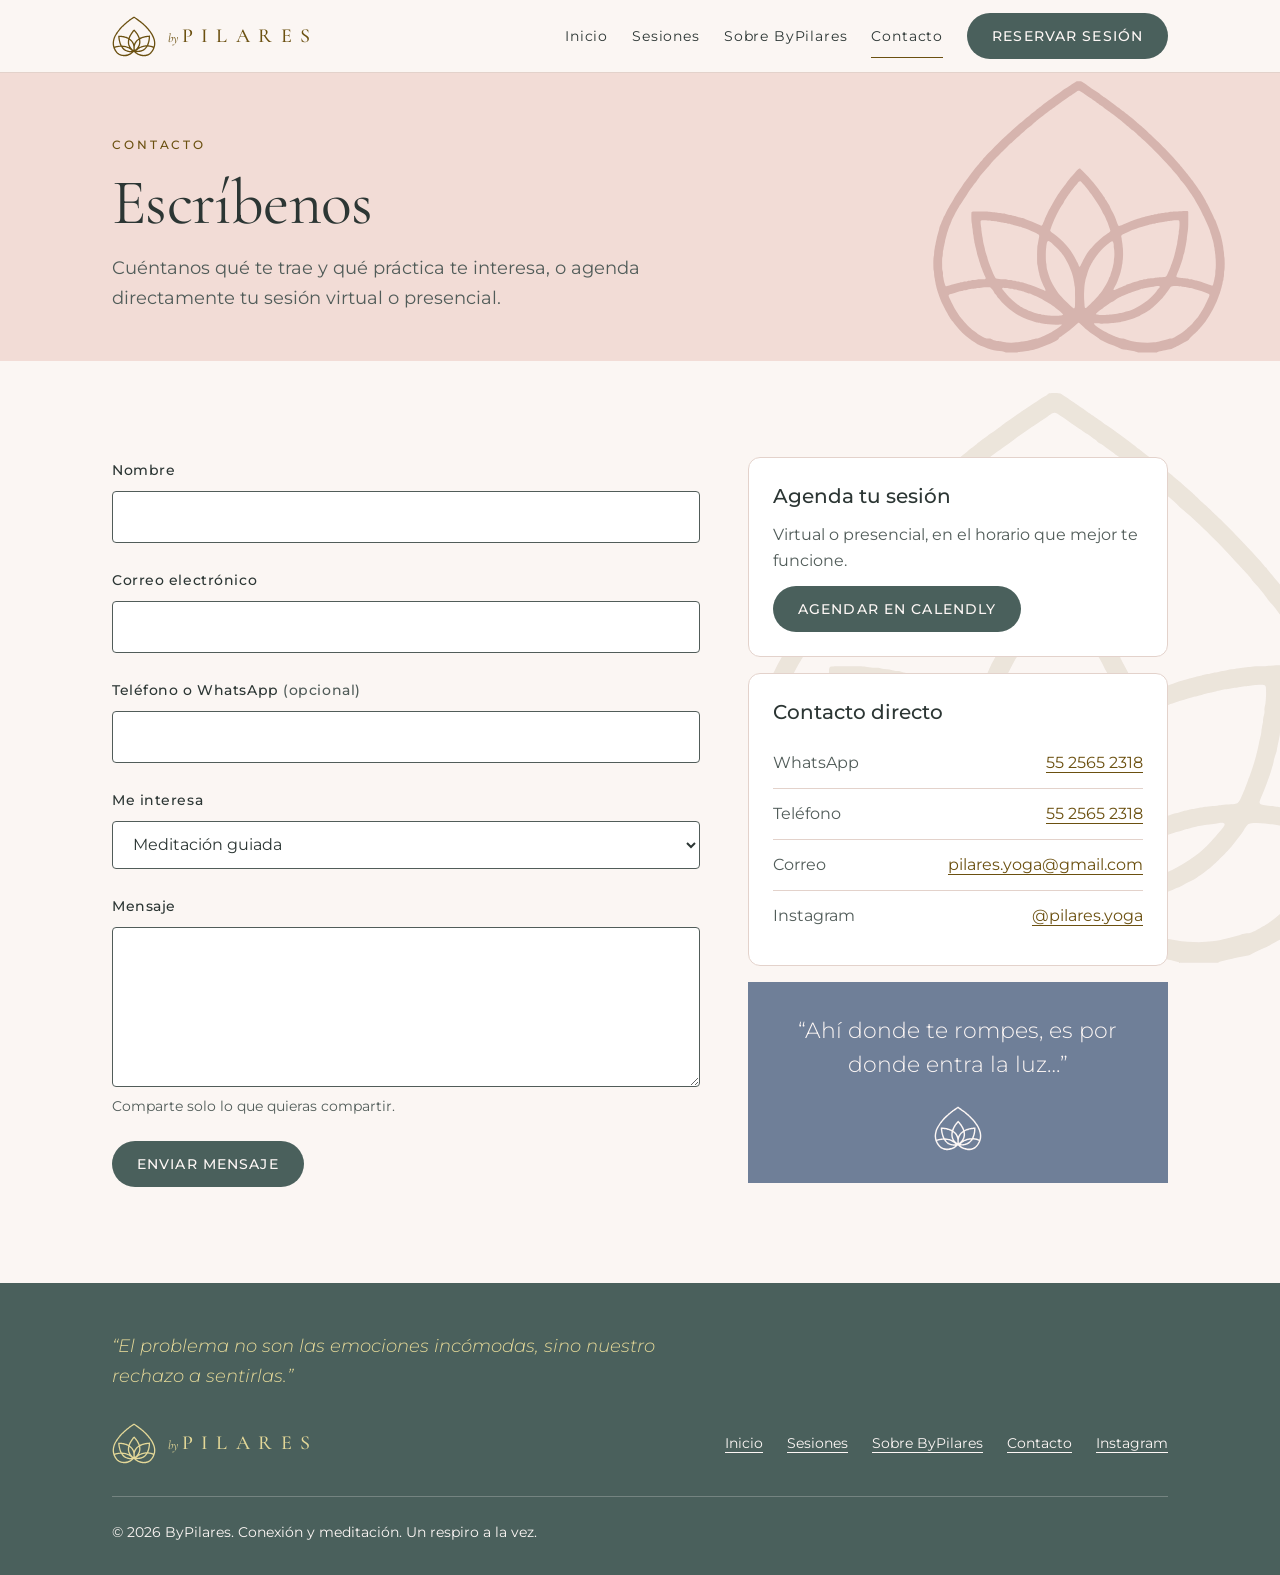
<file: contacto.html>
<!doctype html>
<html lang="es">
<head>
<meta charset="utf-8">
<meta name="viewport" content="width=device-width, initial-scale=1">
<title>Contacto · ByPilares</title>
<meta name="description" content="Agenda tu sesión virtual o presencial con ByPilares, o escríbenos por WhatsApp o Instagram (@pilares.yoga).">
<meta property="og:title" content="Contacto · ByPilares">
<meta property="og:description" content="Agenda tu sesión virtual o presencial con ByPilares, o escríbenos por WhatsApp o Instagram (@pilares.yoga).">
<meta property="og:type" content="website">
<meta name="theme-color" content="#4a605c">
<link rel="icon" href="assets/img/logos/favicon.svg" type="image/svg+xml">
<link rel="preconnect" href="https://fonts.googleapis.com">
<link rel="preconnect" href="https://fonts.gstatic.com" crossorigin>
<link rel="stylesheet" href="https://fonts.googleapis.com/css2?family=Cormorant+Garamond:ital,wght@0,400;0,500;1,400&family=Montserrat:ital,wght@0,200;0,300;0,400;0,500;1,300&display=swap">
<link rel="stylesheet" href="assets/css/tokens.css">
<link rel="stylesheet" href="assets/css/components.css">
<link rel="stylesheet" href="assets/css/site.css">
</head>
<body>
<svg width="0" height="0" style="position:absolute" aria-hidden="true" focusable="false"><symbol id="lotus" viewBox="0 0 1643 1533"><path fill-rule="evenodd" fill="currentColor" d="M417 1507C412 1504 391 1500 372 1499C349 1496 330 1491 302 1479C271 1466 268 1465 259 1459C255 1456 249 1452 245 1450C242 1448 236 1445 232 1442C229 1439 222 1434 218 1431C196 1415 168 1387 148 1362C143 1356 135 1346 130 1339C124 1332 118 1323 115 1319C113 1315 109 1310 108 1307C106 1305 102 1297 99 1291C95 1285 92 1278 90 1276C89 1273 86 1267 84 1263C82 1258 78 1251 76 1247C66 1231 44 1168 40 1148C39 1145 38 1140 37 1138C37 1136 36 1132 36 1131C36 1129 35 1124 34 1120C33 1116 32 1111 32 1108C32 1105 31 1101 30 1098C30 1096 28 1087 28 1080C28 1071 27 1064 26 1061C23 1054 23 990 26 982C27 978 28 974 28 964C28 956 29 950 30 944C31 940 32 935 32 933C32 932 33 927 34 923C35 919 36 914 36 913C36 911 37 906 38 902C39 897 41 889 42 884C44 873 46 867 52 846C54 839 56 831 56 829C57 824 61 812 66 802C67 799 70 790 74 783C77 776 80 767 82 764C84 761 89 750 94 740C102 724 111 708 134 670C143 654 160 628 180 600C184 593 191 582 196 575C202 568 211 555 217 547C255 497 264 486 268 482C271 479 274 475 275 473C276 471 280 466 284 462C288 459 292 453 294 451C304 437 411 330 428 316C431 314 437 308 442 304C448 298 461 286 481 268C487 263 495 256 506 248C510 244 518 237 523 232C529 227 537 220 542 217C547 214 552 210 554 208C556 205 561 201 566 197C571 194 579 187 584 183C589 179 597 172 602 168C607 165 614 159 617 157C620 154 627 149 632 145C637 142 643 137 646 135C648 132 656 127 663 123C670 118 676 113 678 112C679 111 685 106 692 101C700 96 713 87 722 80C731 74 742 66 747 63C752 60 764 52 775 45C785 38 796 31 799 30C802 28 804 26 805 25C807 23 834 23 838 26C839 27 847 32 855 37C863 43 874 50 878 53C883 57 897 66 908 74C919 81 933 91 939 95C945 100 956 108 963 112C988 130 1016 150 1025 158C1028 160 1033 164 1036 167C1040 169 1046 174 1051 178C1063 187 1071 193 1079 199C1083 201 1088 206 1092 209C1095 212 1102 218 1108 222C1114 227 1122 234 1127 238C1132 243 1138 248 1142 251C1145 253 1153 260 1159 266C1166 272 1174 279 1178 282C1181 285 1194 297 1206 309C1219 320 1234 335 1240 341C1254 353 1304 404 1328 430C1343 446 1353 457 1365 471C1368 475 1371 478 1371 478C1372 478 1374 481 1376 484C1379 487 1383 492 1386 496C1389 500 1395 507 1400 513C1405 519 1411 526 1414 530C1416 533 1423 542 1429 549C1434 556 1440 564 1443 567C1454 583 1473 609 1476 614C1482 620 1492 636 1502 654C1506 661 1511 671 1513 674C1515 678 1517 681 1517 681C1517 682 1520 687 1523 693C1529 704 1552 750 1560 769C1563 774 1565 780 1567 782C1575 800 1598 863 1600 875C1600 877 1602 883 1603 888C1607 905 1608 910 1608 913C1608 915 1609 920 1610 923C1611 928 1612 934 1612 938C1612 942 1613 949 1614 953C1615 958 1616 964 1616 971C1616 978 1617 985 1618 988C1620 996 1620 1052 1618 1058C1617 1060 1616 1066 1616 1074C1616 1082 1615 1088 1615 1092C1614 1094 1613 1100 1613 1104C1613 1109 1612 1113 1611 1116C1610 1118 1608 1123 1608 1127C1608 1131 1606 1135 1606 1138C1605 1140 1604 1143 1604 1144C1604 1145 1603 1149 1602 1152C1601 1156 1600 1160 1599 1162C1596 1177 1584 1210 1575 1230C1549 1287 1522 1333 1491 1368C1486 1374 1479 1381 1476 1384C1470 1393 1462 1399 1432 1426C1430 1428 1427 1431 1426 1433C1425 1438 1416 1444 1405 1450C1401 1452 1393 1456 1387 1460C1381 1464 1372 1468 1368 1470C1364 1472 1353 1477 1344 1481L1328 1489L1304 1494C1276 1500 1249 1506 1248 1508C1247 1509 1229 1509 1196 1509C1147 1509 1145 1509 1142 1507C1140 1506 1135 1504 1132 1504C1117 1500 1086 1495 1077 1494C1061 1492 1054 1490 1036 1481C1031 1478 1017 1473 1007 1469C978 1460 938 1440 930 1432C928 1430 922 1426 917 1423C912 1420 905 1415 903 1413C901 1411 894 1406 888 1403C875 1393 866 1386 858 1380C855 1376 850 1372 847 1369C844 1367 838 1361 833 1357C826 1349 822 1346 818 1346C817 1346 811 1351 802 1360C787 1374 777 1382 757 1397C736 1413 730 1418 721 1423C713 1427 712 1429 711 1432C709 1436 708 1437 701 1442C690 1448 671 1458 660 1462C650 1465 638 1470 618 1479C601 1486 592 1488 574 1493C557 1497 517 1503 502 1505C497 1506 490 1507 487 1507C477 1510 422 1509 417 1507ZM1232 1453C1244 1452 1257 1449 1292 1440C1298 1438 1307 1436 1311 1434C1316 1433 1322 1432 1324 1432C1329 1432 1332 1431 1343 1426C1361 1416 1377 1407 1383 1402C1386 1399 1392 1395 1396 1392C1401 1389 1407 1383 1411 1380C1415 1376 1423 1369 1429 1364C1434 1359 1442 1351 1445 1347C1448 1343 1455 1335 1460 1329C1466 1323 1473 1315 1476 1310C1479 1306 1484 1297 1488 1291C1498 1276 1505 1263 1521 1230C1537 1198 1538 1193 1534 1189C1530 1186 1476 1166 1466 1165C1464 1164 1460 1163 1456 1162C1446 1159 1434 1156 1431 1156C1429 1156 1425 1155 1422 1154C1419 1153 1414 1152 1412 1152C1410 1152 1405 1151 1400 1150C1396 1149 1389 1148 1386 1148C1383 1148 1375 1147 1370 1146C1352 1143 1329 1144 1325 1148C1324 1149 1318 1156 1313 1165C1307 1174 1299 1184 1295 1189C1292 1194 1285 1201 1282 1206C1274 1216 1238 1252 1230 1258C1227 1261 1223 1264 1220 1266C1218 1268 1212 1273 1206 1277C1200 1281 1193 1285 1191 1287C1188 1289 1181 1293 1173 1297C1166 1300 1158 1305 1155 1307C1152 1309 1148 1311 1145 1312C1142 1313 1136 1315 1132 1317C1120 1323 1085 1334 1066 1338C1061 1339 1053 1341 1050 1342C1046 1343 1039 1344 1036 1344C1032 1344 1024 1345 1018 1346C1003 1349 957 1351 942 1351C935 1350 925 1350 919 1349C901 1348 900 1350 910 1359C922 1369 941 1382 959 1392C974 1400 1011 1418 1023 1422C1028 1424 1035 1426 1039 1428C1044 1431 1047 1431 1057 1432C1067 1433 1070 1433 1080 1437C1123 1452 1188 1459 1232 1453ZM479 1453C488 1453 501 1451 508 1449C515 1448 529 1445 540 1444C551 1441 563 1438 570 1436C580 1433 584 1432 589 1432C599 1432 621 1423 654 1406C664 1401 674 1395 678 1392C680 1391 684 1388 687 1387C697 1382 721 1365 725 1360C730 1355 729 1355 709 1356C690 1357 671 1356 654 1354C649 1353 641 1352 637 1352C633 1352 626 1351 622 1350C617 1349 612 1348 611 1348C610 1348 605 1347 601 1346C597 1345 592 1344 591 1344C581 1344 529 1325 503 1312C483 1302 477 1298 449 1277C431 1264 396 1232 390 1222C388 1220 384 1215 381 1212C379 1209 374 1204 372 1200C370 1197 366 1192 364 1190C361 1187 358 1183 357 1180C351 1169 340 1155 336 1153C332 1151 301 1152 285 1154C280 1155 273 1156 269 1156C265 1156 260 1157 257 1158C254 1158 247 1159 242 1160C233 1160 223 1162 207 1166C203 1167 198 1168 196 1168C194 1168 189 1169 186 1170C183 1171 179 1172 177 1172C176 1172 170 1173 165 1175C159 1177 152 1179 148 1180C111 1191 110 1191 108 1195C107 1199 108 1202 116 1219C128 1245 136 1260 145 1275C164 1305 172 1317 183 1328C187 1333 192 1339 194 1342C198 1348 224 1373 232 1380C234 1382 239 1385 241 1387C243 1389 248 1393 251 1394C254 1396 258 1399 260 1401C262 1403 266 1406 269 1408C272 1409 280 1414 286 1418C306 1430 311 1432 325 1432L336 1432L347 1437C359 1443 365 1444 381 1446C387 1447 397 1449 402 1450C429 1455 454 1456 479 1453ZM723 1306C736 1304 737 1301 728 1293C713 1279 677 1251 664 1243C636 1226 622 1218 606 1210C578 1197 564 1191 552 1186C544 1184 533 1180 526 1178C514 1173 508 1172 494 1169C491 1168 486 1167 483 1166C480 1165 475 1164 473 1164C470 1164 465 1163 462 1162C459 1161 454 1160 452 1160C449 1160 443 1159 438 1158C433 1157 426 1156 424 1156C421 1156 416 1156 412 1155C398 1153 397 1158 409 1170C411 1173 415 1178 418 1182C433 1203 480 1245 500 1256C503 1257 509 1260 513 1263C528 1272 562 1286 586 1293C593 1295 601 1297 604 1298C606 1298 612 1299 616 1300C619 1301 625 1302 627 1302C630 1303 636 1304 640 1304C647 1304 655 1305 669 1307C674 1308 717 1307 723 1306ZM980 1302C985 1301 994 1300 999 1300C1010 1300 1029 1297 1040 1294C1044 1293 1049 1292 1051 1292C1052 1292 1055 1292 1057 1291C1065 1289 1078 1285 1086 1283C1119 1274 1164 1249 1198 1222C1214 1209 1233 1189 1245 1174C1251 1167 1257 1159 1260 1156C1268 1146 1264 1142 1247 1145C1243 1146 1235 1147 1230 1148C1214 1149 1187 1154 1174 1158C1170 1159 1166 1160 1166 1160C1165 1160 1161 1161 1158 1162C1154 1164 1148 1166 1144 1167C1130 1170 1098 1182 1078 1191C1071 1194 1065 1197 1065 1197C1062 1197 1026 1216 1020 1221C1017 1224 1011 1227 1008 1229C1004 1230 999 1233 995 1235C991 1238 987 1240 986 1241C983 1243 972 1250 960 1259C956 1263 949 1268 946 1270C938 1275 916 1293 915 1296C913 1299 915 1300 922 1301C926 1302 931 1302 934 1303C943 1304 970 1303 980 1302ZM796 1266C800 1263 800 1257 800 1206C800 1160 800 1156 798 1147C797 1143 796 1136 796 1134C796 1132 795 1126 794 1121C793 1116 792 1111 792 1110C792 1108 791 1104 790 1100C789 1096 788 1091 787 1088C785 1075 764 1025 756 1012C754 1008 751 1003 750 1000C747 993 731 970 722 960C718 956 713 950 710 946C703 938 687 923 677 914C673 911 667 906 664 904C653 894 647 897 645 912C644 916 643 925 642 933C639 952 639 1008 642 1020C643 1023 644 1031 644 1036C645 1048 645 1050 660 1096C668 1121 698 1172 719 1197C741 1222 788 1267 794 1267C794 1267 795 1266 796 1266ZM862 1263C869 1258 916 1212 927 1198C930 1194 934 1189 936 1187C950 1171 974 1130 984 1107C986 1102 989 1095 991 1093C992 1090 994 1084 995 1079C997 1074 999 1067 1000 1064C1002 1060 1003 1056 1003 1054C1003 1052 1004 1048 1006 1044C1007 1040 1008 1035 1008 1034C1008 1032 1009 1028 1010 1025C1011 1021 1012 1016 1012 1011C1012 1006 1013 1000 1013 996C1016 987 1016 951 1013 939C1012 932 1011 928 1012 923C1012 916 1010 906 1006 901C1003 897 1002 897 973 920C954 935 930 961 915 983C911 989 907 994 906 996C902 1000 890 1020 886 1030C883 1036 879 1044 877 1048C873 1057 868 1070 865 1084C863 1089 861 1097 859 1103C857 1109 856 1115 856 1117C856 1119 855 1123 854 1126C851 1139 848 1198 850 1222C851 1234 852 1252 853 1261C853 1262 856 1265 857 1265C858 1265 860 1264 862 1263ZM637 1170C640 1169 639 1167 632 1153C626 1141 617 1121 613 1110C607 1092 604 1082 604 1079C604 1078 604 1075 603 1073C601 1069 597 1048 596 1039C595 1034 594 1028 593 1025C591 1016 592 937 594 924C595 919 597 909 598 902C599 896 601 886 602 881C605 870 604 867 600 863C593 856 531 829 510 824C508 823 502 821 497 820C492 818 484 816 478 814C469 812 465 811 448 806C444 805 440 804 438 804C436 804 431 803 428 802C425 801 420 800 419 800C417 800 413 799 409 798C406 797 401 796 399 796C396 796 391 795 387 794C383 793 377 792 375 792C372 792 366 791 361 790C356 789 349 788 343 788C337 788 329 787 326 786C316 784 290 783 287 785C285 785 284 787 283 788C282 791 283 808 286 826C287 833 287 841 288 844C288 847 289 854 290 860C291 866 292 874 293 878C296 900 299 916 302 925C303 929 305 934 305 936C306 945 310 960 316 978C318 984 320 990 320 991C320 995 333 1031 342 1052C356 1087 364 1102 369 1104C374 1106 390 1108 408 1108C419 1108 424 1108 431 1110C435 1111 442 1112 445 1112C448 1112 454 1113 458 1114C461 1115 466 1116 468 1116C470 1116 475 1117 478 1118C482 1119 486 1120 488 1120C490 1120 495 1121 498 1122C502 1123 507 1124 508 1124C509 1124 517 1126 525 1129C533 1131 545 1135 552 1137C572 1144 598 1154 626 1166C631 1169 636 1171 636 1171C636 1171 637 1171 637 1170ZM1033 1159C1042 1155 1055 1149 1061 1147C1067 1144 1075 1141 1078 1140C1080 1138 1087 1136 1093 1134C1099 1132 1107 1129 1112 1127C1116 1125 1124 1123 1129 1121C1134 1120 1140 1118 1143 1118C1154 1114 1162 1112 1163 1112C1164 1112 1168 1111 1171 1110C1174 1109 1179 1108 1181 1108C1183 1108 1188 1107 1192 1106C1196 1105 1201 1104 1203 1104C1205 1104 1209 1103 1213 1102C1217 1102 1226 1101 1233 1100C1240 1100 1249 1098 1253 1098C1257 1097 1265 1096 1275 1096C1293 1096 1296 1095 1300 1090C1303 1087 1305 1083 1316 1057C1318 1052 1322 1043 1324 1036C1326 1030 1330 1020 1332 1014C1341 990 1347 968 1354 934C1355 928 1357 921 1358 917C1359 913 1360 907 1360 902C1361 898 1362 892 1362 890C1363 887 1364 882 1364 879C1364 875 1365 869 1366 865C1368 860 1368 856 1368 852C1367 848 1368 844 1369 839C1371 833 1371 828 1372 810C1372 783 1373 784 1355 784C1347 784 1340 785 1334 786C1329 787 1322 788 1319 788C1315 788 1309 789 1304 790C1300 791 1294 792 1292 792C1290 792 1284 793 1280 794C1275 795 1269 796 1267 796C1264 796 1259 797 1256 798C1252 799 1249 800 1247 800C1246 800 1243 801 1240 802C1236 803 1232 804 1230 804C1226 804 1214 807 1198 812C1194 813 1189 815 1186 815C1165 821 1129 832 1117 837C1112 839 1103 843 1096 846C1081 852 1060 862 1057 865C1052 869 1052 871 1054 879C1055 883 1056 890 1056 894C1057 898 1058 904 1058 906C1059 909 1060 915 1060 920C1060 925 1061 933 1062 938C1062 943 1063 953 1063 967C1063 981 1062 991 1062 996C1061 1001 1060 1008 1060 1012C1060 1018 1059 1023 1058 1027C1057 1030 1056 1035 1056 1038C1056 1041 1055 1045 1054 1048C1053 1052 1052 1055 1052 1057C1052 1058 1051 1062 1050 1066C1049 1070 1047 1076 1046 1080C1038 1104 1028 1131 1019 1146C1005 1170 1007 1172 1033 1159ZM105 1143C116 1139 142 1132 145 1132C147 1132 151 1131 154 1130C160 1128 175 1124 178 1124C179 1124 183 1123 186 1122C189 1121 195 1120 198 1120C200 1120 206 1119 209 1118C213 1117 217 1116 220 1116C222 1116 227 1115 230 1114C234 1113 238 1112 243 1112C248 1112 255 1111 260 1110C267 1108 272 1108 287 1108L306 1108L309 1105C312 1102 312 1101 303 1084C300 1076 296 1066 294 1062C293 1057 290 1050 288 1046C285 1037 274 1005 272 996C271 993 269 987 268 984C265 975 263 965 259 948C258 942 256 935 254 928C253 925 252 921 252 919C252 918 251 914 250 910C249 907 248 903 248 900C248 898 247 892 246 888C245 884 244 878 244 875C244 871 243 865 242 862C241 857 240 852 240 847C240 843 239 835 238 830C237 824 236 817 236 814C236 810 235 804 234 800C232 791 231 745 233 741C235 736 236 736 280 736C316 736 322 736 331 738C337 739 345 740 351 740C359 740 363 740 368 742C373 743 378 744 383 744C387 744 392 745 397 746C401 747 406 748 409 748C413 748 416 748 420 750C427 752 443 756 447 756C448 756 451 756 453 757C454 758 459 759 464 760C468 761 475 763 478 764C485 766 495 769 508 772C511 772 515 773 516 774C517 774 524 777 532 780C551 786 571 794 603 809C609 812 614 814 616 814C619 814 621 810 624 804C624 801 626 797 627 795C628 793 631 786 633 781C635 775 638 769 638 768C639 767 643 758 647 750C651 741 655 733 655 732C656 730 660 723 665 714C678 689 693 665 707 642C715 631 722 620 724 618C725 617 729 611 733 606C737 601 743 592 747 588C763 566 774 552 798 526C820 501 823 499 830 503C837 508 884 557 900 577C922 604 928 612 949 642C952 647 956 653 958 656C960 658 963 663 964 666C966 669 969 674 972 678C974 682 978 688 979 690C981 693 984 698 986 700C987 703 991 710 993 716C996 721 1000 730 1003 735C1012 751 1021 770 1028 792C1031 802 1036 812 1038 814C1041 817 1045 816 1063 808C1072 804 1083 799 1086 798C1090 796 1096 794 1099 792C1107 789 1116 786 1136 779C1145 776 1155 773 1158 772C1165 770 1190 763 1204 760C1208 759 1213 758 1215 757C1217 756 1220 756 1221 756C1223 756 1227 755 1230 754C1233 753 1238 752 1240 752C1242 752 1247 751 1250 750C1253 749 1257 748 1259 748C1262 748 1266 747 1270 746C1274 745 1279 744 1283 744C1287 744 1292 743 1295 742C1297 742 1305 741 1311 740C1317 739 1326 738 1330 738C1334 737 1342 736 1351 736C1358 736 1369 736 1374 735C1378 734 1390 734 1399 733L1415 733L1418 735L1420 738L1420 781C1420 825 1420 827 1414 868C1413 874 1412 883 1412 887C1412 891 1410 898 1410 902C1409 905 1408 910 1408 912C1408 914 1407 920 1406 924C1405 929 1403 938 1402 943C1401 948 1400 953 1400 954C1400 956 1399 959 1398 962C1395 971 1392 981 1392 983C1392 984 1391 988 1390 992C1389 996 1387 1001 1386 1005C1384 1014 1371 1050 1365 1064C1354 1090 1353 1092 1357 1095C1359 1097 1367 1099 1384 1100C1391 1100 1399 1102 1402 1102C1406 1103 1411 1104 1413 1104C1415 1104 1420 1105 1423 1106C1426 1107 1432 1108 1434 1108C1437 1108 1442 1109 1445 1110C1449 1111 1454 1112 1456 1113C1471 1116 1473 1116 1504 1126C1522 1132 1526 1134 1540 1139C1548 1142 1552 1143 1554 1141C1555 1139 1558 1131 1559 1124C1560 1121 1561 1115 1562 1111C1563 1107 1564 1102 1564 1100C1564 1098 1565 1094 1566 1092C1567 1089 1568 1082 1568 1072C1568 1064 1569 1054 1570 1050C1571 1042 1571 1010 1570 996C1569 990 1569 980 1568 973C1567 966 1566 958 1566 955C1565 952 1564 947 1564 943C1564 939 1563 934 1562 931C1561 927 1560 923 1560 920C1560 918 1559 912 1558 908C1557 904 1555 897 1554 893C1548 871 1547 867 1543 857C1541 852 1540 847 1540 846C1540 844 1531 819 1526 810C1515 785 1512 779 1504 763C1499 753 1495 745 1495 744C1495 742 1472 699 1466 690C1464 687 1461 681 1458 676C1453 666 1447 657 1425 626C1409 601 1394 581 1384 571C1381 567 1376 562 1374 558C1369 551 1363 543 1352 530C1347 524 1340 516 1336 512C1333 507 1323 496 1315 487C1306 478 1298 469 1296 467C1274 440 1203 369 1168 339C1161 333 1152 325 1148 322C1139 312 1120 295 1115 292C1111 289 1105 284 1092 272C1088 269 1081 263 1075 258C1069 253 1061 247 1059 245C1053 240 1036 227 1030 222C1026 219 1019 214 1005 203C993 193 986 188 978 183C975 180 966 174 959 169C952 163 943 157 939 155C935 153 932 150 931 149C930 148 925 144 920 141C915 137 908 132 905 130C901 128 891 120 881 114C871 107 855 96 844 88C822 73 821 73 813 77C811 79 803 84 796 89C788 94 773 104 761 112C735 130 719 141 711 148C707 151 698 157 691 162C684 167 673 175 667 179C662 183 654 189 651 191C647 194 641 199 636 203C625 212 605 228 596 234C590 239 579 248 565 261C563 263 558 266 555 269C552 271 547 275 544 278C541 280 536 285 532 287C529 290 520 299 511 306C502 314 492 323 488 327C485 330 475 339 467 346C459 354 451 361 449 363C447 364 439 372 430 380C422 389 410 400 404 406C393 416 360 450 352 459C350 462 343 470 336 477C330 484 323 492 322 494C320 496 316 501 312 505C299 519 295 524 288 533C284 537 278 545 275 550C271 555 266 562 263 566C260 570 255 577 251 582C233 606 226 616 209 642C199 658 187 676 183 682C179 688 174 697 171 700C168 704 165 710 164 712C163 714 160 719 158 722C152 730 130 774 122 792C119 800 115 809 113 813C110 821 103 842 100 852C99 855 97 862 96 866C91 883 88 896 88 899C88 901 87 905 86 909C85 912 84 917 84 918C84 920 83 924 82 927C81 930 80 935 80 937C80 940 79 944 78 947C77 949 76 957 76 964C76 971 75 980 74 984C72 989 72 997 72 1022C72 1053 72 1053 75 1063C77 1071 77 1073 77 1080C76 1086 76 1089 78 1095C79 1099 80 1104 80 1106C80 1113 88 1141 91 1144C93 1147 97 1146 105 1143ZM839 1014C862 970 869 958 892 934C895 931 898 926 900 924C911 909 951 874 974 859C992 847 993 845 993 840C992 836 983 810 978 796C975 792 973 785 971 781C968 773 963 763 959 756C957 753 954 747 952 744C947 730 924 692 905 665C901 659 894 650 891 645C888 640 883 634 880 631C878 627 874 622 872 620C870 617 867 612 864 609C862 607 857 601 853 596C840 581 831 571 829 571C823 570 819 573 812 584C809 587 805 593 802 596C798 600 794 606 791 609C789 612 786 617 783 619C781 622 777 628 774 631C772 635 769 640 767 641C763 646 744 675 739 684C737 689 733 696 730 700C728 703 723 711 719 716C713 726 692 767 683 788C675 806 664 838 664 840C665 844 672 851 681 857C706 874 727 893 753 923C774 947 789 970 805 1000C809 1008 812 1015 813 1015C813 1016 815 1021 818 1026C824 1045 824 1045 839 1014Z"/></symbol></svg>
<a class="skip" href="#main">Saltar al contenido</a>
<header class="site-header">
  <div class="wrap">
    <a class="brand" href="index.html" aria-label="ByPilares, inicio"><svg class="lotus" viewBox="0 0 1643 1533" aria-hidden="true" focusable="false"><use href="#lotus"/></svg><span class="bp-wordmark"><span class="bp-wordmark__by">by</span><span class="bp-wordmark__name">Pilares</span></span></a>
    <button class="nav-toggle" type="button" aria-expanded="false" aria-controls="site-nav">Menú</button>
    <nav class="nav" id="site-nav" aria-label="Principal">
      <a href="index.html">Inicio</a><a href="sesiones.html">Sesiones</a><a href="sobre.html">Sobre ByPilares</a><a href="contacto.html" aria-current="page">Contacto</a>
      <a class="bp-btn bp-btn--primary" href="https://calendly.com/pilares-yoga/30min" target="_blank" rel="noopener">Reservar sesión</a>
    </nav>
  </div>
</header>
<main id="main">

<section class="page-head">
  <span class="page-head__mark" aria-hidden="true"><svg class="lotus" viewBox="0 0 1643 1533" aria-hidden="true" focusable="false"><use href="#lotus"/></svg></span>
  <div class="wrap">
    <span class="eyebrow">Contacto</span>
    <h1 class="display-xl">Escríbenos</h1>
    <p class="lede">Cuéntanos qué te trae y qué práctica te interesa, o agenda directamente tu sesión virtual o presencial.</p>
  </div>
</section>
<section class="section">
  <div class="wrap contact-grid">
    <form class="form" id="contact-form" data-endpoint="https://formsubmit.co/ajax/pilares.yoga@gmail.com" novalidate>
      <input type="hidden" name="_subject" value="Nuevo mensaje desde la web de ByPilares">
      <input type="hidden" name="_template" value="table">
      <div class="hp" aria-hidden="true"><label for="_honey">No llenar</label><input id="_honey" name="_honey" tabindex="-1" autocomplete="off"></div>
      <div class="field"><label for="nombre">Nombre</label><input id="nombre" name="nombre" autocomplete="name" required></div>
      <div class="field"><label for="email">Correo electrónico</label><input id="email" name="email" type="email" autocomplete="email" required></div>
      <div class="field"><label for="telefono">Teléfono o WhatsApp <span class="muted">(opcional)</span></label><input id="telefono" name="telefono" type="tel" autocomplete="tel"></div>
      <div class="field">
        <label for="interes">Me interesa</label>
        <select id="interes" name="interes">
          <option value="meditacion">Meditación guiada</option>
          <option value="acompanamiento">Sesiones de acompañamiento</option>
          <option value="yoga">Yoga y respiración</option>
          <option value="circulos">Círculos</option>
          <option value="no-se">Todavía no lo sé</option>
        </select>
      </div>
      <div class="field"><label for="mensaje">Mensaje</label><textarea id="mensaje" name="mensaje" required></textarea><span class="hint">Comparte solo lo que quieras compartir.</span></div>
      <div><button class="bp-btn bp-btn--primary" type="submit">Enviar mensaje</button></div>
      <p class="form-status" id="form-status" role="status" hidden></p>
    </form>
    <aside class="contact-aside">
      <div class="contact-card">
        <h2 class="t-heading">Agenda tu sesión</h2>
        <p class="muted">Virtual o presencial, en el horario que mejor te funcione.</p>
        <a class="bp-btn bp-btn--primary" href="https://calendly.com/pilares-yoga/30min" target="_blank" rel="noopener">Agendar en Calendly</a>
      </div>
      <div class="contact-card">
        <h2 class="t-heading">Contacto directo</h2>
        <ul class="contact-list">
          <li><span class="muted">WhatsApp</span><a href="https://wa.me/525525652318" target="_blank" rel="noopener">55 2565 2318</a></li>
          <li><span class="muted">Teléfono</span><a href="tel:+525525652318">55 2565 2318</a></li>
          <li><span class="muted">Correo</span><a href="mailto:pilares.yoga@gmail.com">pilares.yoga@gmail.com</a></li>
          <li><span class="muted">Instagram</span><a href="https://www.instagram.com/pilares.yoga/" target="_blank" rel="noopener">@pilares.yoga</a></li>
        </ul>
      </div>
      <div class="note-card" data-theme="light">
        <p>“Ahí donde te rompes, es por donde entra la luz…”</p>
        <svg class="lotus" viewBox="0 0 1643 1533" aria-hidden="true" focusable="false"><use href="#lotus"/></svg>
      </div>
    </aside>
  </div>
</section>
<script>
  (function () {
    var p = new URLSearchParams(location.search).get('interes');
    var s = document.getElementById('interes');
    if (p && s && s.querySelector('option[value="' + p.replace(/[^a-z-]/g, '') + '"]')) s.value = p;
  })();
</script>

</main>
<footer class="site-footer">
  <div class="wrap">
    <p class="footer-quote">“El problema no son las emociones incómodas, sino nuestro rechazo a sentirlas.”</p>
    <a class="brand brand--on-dark" href="index.html" aria-label="ByPilares, inicio"><svg class="lotus" viewBox="0 0 1643 1533" aria-hidden="true" focusable="false"><use href="#lotus"/></svg><span class="bp-wordmark bp-wordmark--on-dark"><span class="bp-wordmark__by">by</span><span class="bp-wordmark__name">Pilares</span></span></a>
    <ul class="footer-links">
      <li><a href="index.html">Inicio</a></li><li><a href="sesiones.html">Sesiones</a></li><li><a href="sobre.html">Sobre ByPilares</a></li><li><a href="contacto.html">Contacto</a></li>
      <li><a href="https://www.instagram.com/pilares.yoga/" target="_blank" rel="noopener">Instagram</a></li>
    </ul>
    <p class="footer-meta">© <span id="year">2026</span> ByPilares. Conexión y meditación. Un respiro a la vez.</p>
  </div>
</footer>
<script src="assets/js/site.js" defer></script>
</body>
</html>
</file>
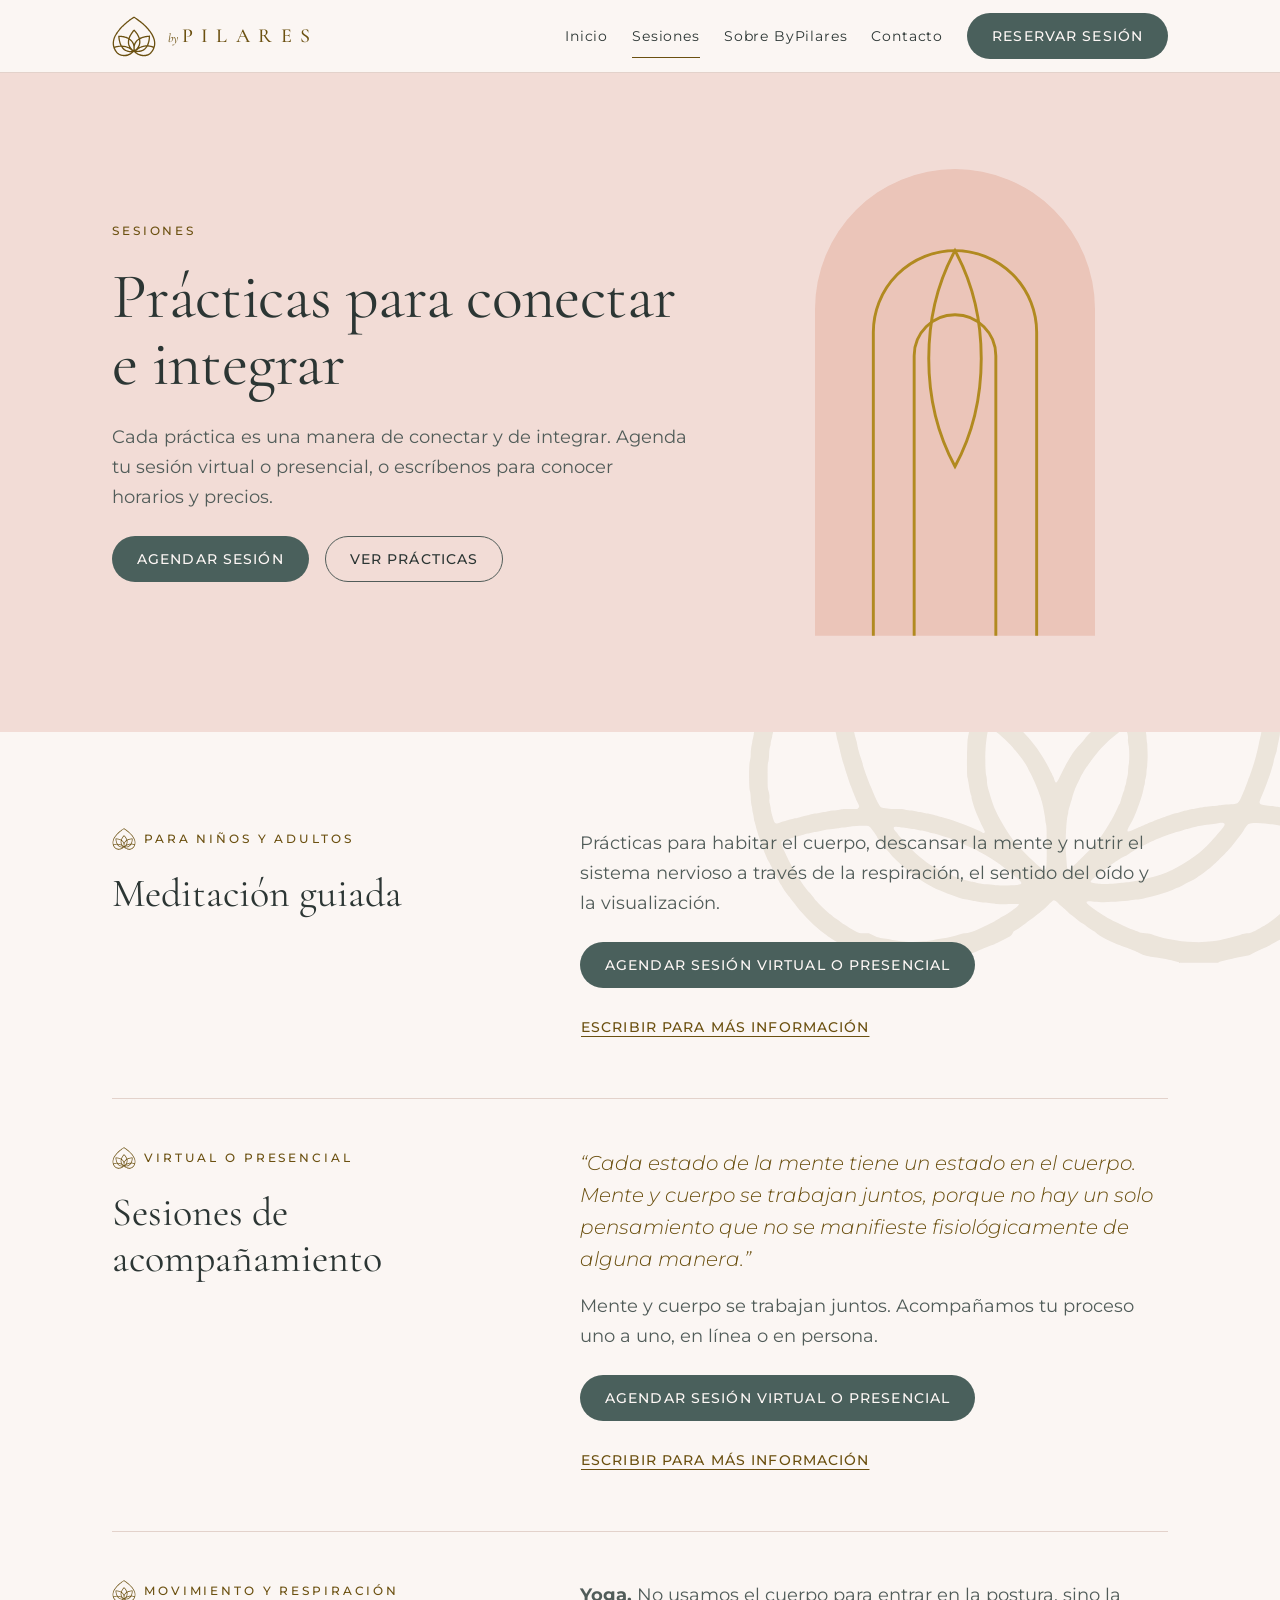
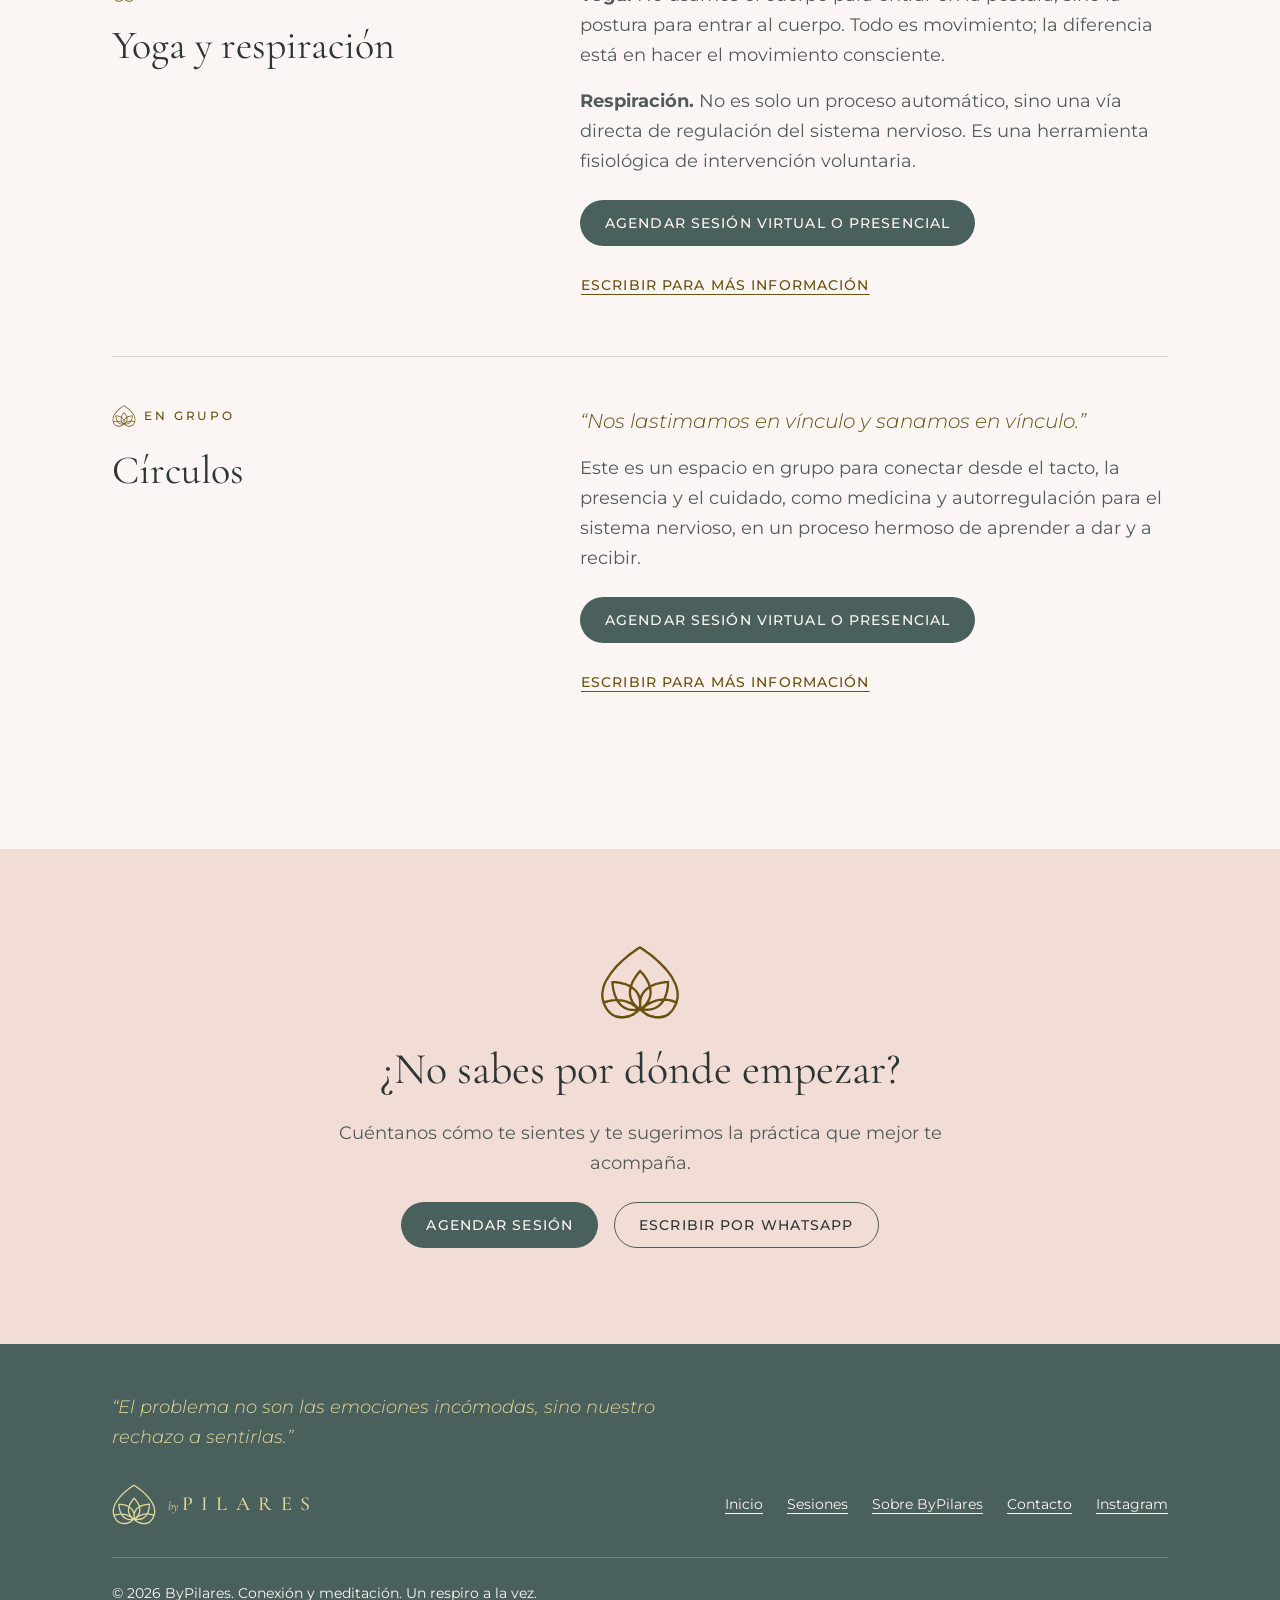
<file: sesiones.html>
<!doctype html>
<html lang="es">
<head>
<meta charset="utf-8">
<meta name="viewport" content="width=device-width, initial-scale=1">
<title>Sesiones · ByPilares</title>
<meta name="description" content="Meditación guiada, sesiones de acompañamiento virtuales o presenciales, yoga y respiración, y círculos. Agenda tu sesión.">
<meta property="og:title" content="Sesiones · ByPilares">
<meta property="og:description" content="Meditación guiada, sesiones de acompañamiento virtuales o presenciales, yoga y respiración, y círculos. Agenda tu sesión.">
<meta property="og:type" content="website">
<meta name="theme-color" content="#4a605c">
<link rel="icon" href="assets/img/logos/favicon.svg" type="image/svg+xml">
<link rel="preconnect" href="https://fonts.googleapis.com">
<link rel="preconnect" href="https://fonts.gstatic.com" crossorigin>
<link rel="stylesheet" href="https://fonts.googleapis.com/css2?family=Cormorant+Garamond:ital,wght@0,400;0,500;1,400&family=Montserrat:ital,wght@0,200;0,300;0,400;0,500;1,300&display=swap">
<link rel="stylesheet" href="assets/css/tokens.css">
<link rel="stylesheet" href="assets/css/components.css">
<link rel="stylesheet" href="assets/css/site.css">
</head>
<body>
<svg width="0" height="0" style="position:absolute" aria-hidden="true" focusable="false"><symbol id="lotus" viewBox="0 0 1643 1533"><path fill-rule="evenodd" fill="currentColor" d="M417 1507C412 1504 391 1500 372 1499C349 1496 330 1491 302 1479C271 1466 268 1465 259 1459C255 1456 249 1452 245 1450C242 1448 236 1445 232 1442C229 1439 222 1434 218 1431C196 1415 168 1387 148 1362C143 1356 135 1346 130 1339C124 1332 118 1323 115 1319C113 1315 109 1310 108 1307C106 1305 102 1297 99 1291C95 1285 92 1278 90 1276C89 1273 86 1267 84 1263C82 1258 78 1251 76 1247C66 1231 44 1168 40 1148C39 1145 38 1140 37 1138C37 1136 36 1132 36 1131C36 1129 35 1124 34 1120C33 1116 32 1111 32 1108C32 1105 31 1101 30 1098C30 1096 28 1087 28 1080C28 1071 27 1064 26 1061C23 1054 23 990 26 982C27 978 28 974 28 964C28 956 29 950 30 944C31 940 32 935 32 933C32 932 33 927 34 923C35 919 36 914 36 913C36 911 37 906 38 902C39 897 41 889 42 884C44 873 46 867 52 846C54 839 56 831 56 829C57 824 61 812 66 802C67 799 70 790 74 783C77 776 80 767 82 764C84 761 89 750 94 740C102 724 111 708 134 670C143 654 160 628 180 600C184 593 191 582 196 575C202 568 211 555 217 547C255 497 264 486 268 482C271 479 274 475 275 473C276 471 280 466 284 462C288 459 292 453 294 451C304 437 411 330 428 316C431 314 437 308 442 304C448 298 461 286 481 268C487 263 495 256 506 248C510 244 518 237 523 232C529 227 537 220 542 217C547 214 552 210 554 208C556 205 561 201 566 197C571 194 579 187 584 183C589 179 597 172 602 168C607 165 614 159 617 157C620 154 627 149 632 145C637 142 643 137 646 135C648 132 656 127 663 123C670 118 676 113 678 112C679 111 685 106 692 101C700 96 713 87 722 80C731 74 742 66 747 63C752 60 764 52 775 45C785 38 796 31 799 30C802 28 804 26 805 25C807 23 834 23 838 26C839 27 847 32 855 37C863 43 874 50 878 53C883 57 897 66 908 74C919 81 933 91 939 95C945 100 956 108 963 112C988 130 1016 150 1025 158C1028 160 1033 164 1036 167C1040 169 1046 174 1051 178C1063 187 1071 193 1079 199C1083 201 1088 206 1092 209C1095 212 1102 218 1108 222C1114 227 1122 234 1127 238C1132 243 1138 248 1142 251C1145 253 1153 260 1159 266C1166 272 1174 279 1178 282C1181 285 1194 297 1206 309C1219 320 1234 335 1240 341C1254 353 1304 404 1328 430C1343 446 1353 457 1365 471C1368 475 1371 478 1371 478C1372 478 1374 481 1376 484C1379 487 1383 492 1386 496C1389 500 1395 507 1400 513C1405 519 1411 526 1414 530C1416 533 1423 542 1429 549C1434 556 1440 564 1443 567C1454 583 1473 609 1476 614C1482 620 1492 636 1502 654C1506 661 1511 671 1513 674C1515 678 1517 681 1517 681C1517 682 1520 687 1523 693C1529 704 1552 750 1560 769C1563 774 1565 780 1567 782C1575 800 1598 863 1600 875C1600 877 1602 883 1603 888C1607 905 1608 910 1608 913C1608 915 1609 920 1610 923C1611 928 1612 934 1612 938C1612 942 1613 949 1614 953C1615 958 1616 964 1616 971C1616 978 1617 985 1618 988C1620 996 1620 1052 1618 1058C1617 1060 1616 1066 1616 1074C1616 1082 1615 1088 1615 1092C1614 1094 1613 1100 1613 1104C1613 1109 1612 1113 1611 1116C1610 1118 1608 1123 1608 1127C1608 1131 1606 1135 1606 1138C1605 1140 1604 1143 1604 1144C1604 1145 1603 1149 1602 1152C1601 1156 1600 1160 1599 1162C1596 1177 1584 1210 1575 1230C1549 1287 1522 1333 1491 1368C1486 1374 1479 1381 1476 1384C1470 1393 1462 1399 1432 1426C1430 1428 1427 1431 1426 1433C1425 1438 1416 1444 1405 1450C1401 1452 1393 1456 1387 1460C1381 1464 1372 1468 1368 1470C1364 1472 1353 1477 1344 1481L1328 1489L1304 1494C1276 1500 1249 1506 1248 1508C1247 1509 1229 1509 1196 1509C1147 1509 1145 1509 1142 1507C1140 1506 1135 1504 1132 1504C1117 1500 1086 1495 1077 1494C1061 1492 1054 1490 1036 1481C1031 1478 1017 1473 1007 1469C978 1460 938 1440 930 1432C928 1430 922 1426 917 1423C912 1420 905 1415 903 1413C901 1411 894 1406 888 1403C875 1393 866 1386 858 1380C855 1376 850 1372 847 1369C844 1367 838 1361 833 1357C826 1349 822 1346 818 1346C817 1346 811 1351 802 1360C787 1374 777 1382 757 1397C736 1413 730 1418 721 1423C713 1427 712 1429 711 1432C709 1436 708 1437 701 1442C690 1448 671 1458 660 1462C650 1465 638 1470 618 1479C601 1486 592 1488 574 1493C557 1497 517 1503 502 1505C497 1506 490 1507 487 1507C477 1510 422 1509 417 1507ZM1232 1453C1244 1452 1257 1449 1292 1440C1298 1438 1307 1436 1311 1434C1316 1433 1322 1432 1324 1432C1329 1432 1332 1431 1343 1426C1361 1416 1377 1407 1383 1402C1386 1399 1392 1395 1396 1392C1401 1389 1407 1383 1411 1380C1415 1376 1423 1369 1429 1364C1434 1359 1442 1351 1445 1347C1448 1343 1455 1335 1460 1329C1466 1323 1473 1315 1476 1310C1479 1306 1484 1297 1488 1291C1498 1276 1505 1263 1521 1230C1537 1198 1538 1193 1534 1189C1530 1186 1476 1166 1466 1165C1464 1164 1460 1163 1456 1162C1446 1159 1434 1156 1431 1156C1429 1156 1425 1155 1422 1154C1419 1153 1414 1152 1412 1152C1410 1152 1405 1151 1400 1150C1396 1149 1389 1148 1386 1148C1383 1148 1375 1147 1370 1146C1352 1143 1329 1144 1325 1148C1324 1149 1318 1156 1313 1165C1307 1174 1299 1184 1295 1189C1292 1194 1285 1201 1282 1206C1274 1216 1238 1252 1230 1258C1227 1261 1223 1264 1220 1266C1218 1268 1212 1273 1206 1277C1200 1281 1193 1285 1191 1287C1188 1289 1181 1293 1173 1297C1166 1300 1158 1305 1155 1307C1152 1309 1148 1311 1145 1312C1142 1313 1136 1315 1132 1317C1120 1323 1085 1334 1066 1338C1061 1339 1053 1341 1050 1342C1046 1343 1039 1344 1036 1344C1032 1344 1024 1345 1018 1346C1003 1349 957 1351 942 1351C935 1350 925 1350 919 1349C901 1348 900 1350 910 1359C922 1369 941 1382 959 1392C974 1400 1011 1418 1023 1422C1028 1424 1035 1426 1039 1428C1044 1431 1047 1431 1057 1432C1067 1433 1070 1433 1080 1437C1123 1452 1188 1459 1232 1453ZM479 1453C488 1453 501 1451 508 1449C515 1448 529 1445 540 1444C551 1441 563 1438 570 1436C580 1433 584 1432 589 1432C599 1432 621 1423 654 1406C664 1401 674 1395 678 1392C680 1391 684 1388 687 1387C697 1382 721 1365 725 1360C730 1355 729 1355 709 1356C690 1357 671 1356 654 1354C649 1353 641 1352 637 1352C633 1352 626 1351 622 1350C617 1349 612 1348 611 1348C610 1348 605 1347 601 1346C597 1345 592 1344 591 1344C581 1344 529 1325 503 1312C483 1302 477 1298 449 1277C431 1264 396 1232 390 1222C388 1220 384 1215 381 1212C379 1209 374 1204 372 1200C370 1197 366 1192 364 1190C361 1187 358 1183 357 1180C351 1169 340 1155 336 1153C332 1151 301 1152 285 1154C280 1155 273 1156 269 1156C265 1156 260 1157 257 1158C254 1158 247 1159 242 1160C233 1160 223 1162 207 1166C203 1167 198 1168 196 1168C194 1168 189 1169 186 1170C183 1171 179 1172 177 1172C176 1172 170 1173 165 1175C159 1177 152 1179 148 1180C111 1191 110 1191 108 1195C107 1199 108 1202 116 1219C128 1245 136 1260 145 1275C164 1305 172 1317 183 1328C187 1333 192 1339 194 1342C198 1348 224 1373 232 1380C234 1382 239 1385 241 1387C243 1389 248 1393 251 1394C254 1396 258 1399 260 1401C262 1403 266 1406 269 1408C272 1409 280 1414 286 1418C306 1430 311 1432 325 1432L336 1432L347 1437C359 1443 365 1444 381 1446C387 1447 397 1449 402 1450C429 1455 454 1456 479 1453ZM723 1306C736 1304 737 1301 728 1293C713 1279 677 1251 664 1243C636 1226 622 1218 606 1210C578 1197 564 1191 552 1186C544 1184 533 1180 526 1178C514 1173 508 1172 494 1169C491 1168 486 1167 483 1166C480 1165 475 1164 473 1164C470 1164 465 1163 462 1162C459 1161 454 1160 452 1160C449 1160 443 1159 438 1158C433 1157 426 1156 424 1156C421 1156 416 1156 412 1155C398 1153 397 1158 409 1170C411 1173 415 1178 418 1182C433 1203 480 1245 500 1256C503 1257 509 1260 513 1263C528 1272 562 1286 586 1293C593 1295 601 1297 604 1298C606 1298 612 1299 616 1300C619 1301 625 1302 627 1302C630 1303 636 1304 640 1304C647 1304 655 1305 669 1307C674 1308 717 1307 723 1306ZM980 1302C985 1301 994 1300 999 1300C1010 1300 1029 1297 1040 1294C1044 1293 1049 1292 1051 1292C1052 1292 1055 1292 1057 1291C1065 1289 1078 1285 1086 1283C1119 1274 1164 1249 1198 1222C1214 1209 1233 1189 1245 1174C1251 1167 1257 1159 1260 1156C1268 1146 1264 1142 1247 1145C1243 1146 1235 1147 1230 1148C1214 1149 1187 1154 1174 1158C1170 1159 1166 1160 1166 1160C1165 1160 1161 1161 1158 1162C1154 1164 1148 1166 1144 1167C1130 1170 1098 1182 1078 1191C1071 1194 1065 1197 1065 1197C1062 1197 1026 1216 1020 1221C1017 1224 1011 1227 1008 1229C1004 1230 999 1233 995 1235C991 1238 987 1240 986 1241C983 1243 972 1250 960 1259C956 1263 949 1268 946 1270C938 1275 916 1293 915 1296C913 1299 915 1300 922 1301C926 1302 931 1302 934 1303C943 1304 970 1303 980 1302ZM796 1266C800 1263 800 1257 800 1206C800 1160 800 1156 798 1147C797 1143 796 1136 796 1134C796 1132 795 1126 794 1121C793 1116 792 1111 792 1110C792 1108 791 1104 790 1100C789 1096 788 1091 787 1088C785 1075 764 1025 756 1012C754 1008 751 1003 750 1000C747 993 731 970 722 960C718 956 713 950 710 946C703 938 687 923 677 914C673 911 667 906 664 904C653 894 647 897 645 912C644 916 643 925 642 933C639 952 639 1008 642 1020C643 1023 644 1031 644 1036C645 1048 645 1050 660 1096C668 1121 698 1172 719 1197C741 1222 788 1267 794 1267C794 1267 795 1266 796 1266ZM862 1263C869 1258 916 1212 927 1198C930 1194 934 1189 936 1187C950 1171 974 1130 984 1107C986 1102 989 1095 991 1093C992 1090 994 1084 995 1079C997 1074 999 1067 1000 1064C1002 1060 1003 1056 1003 1054C1003 1052 1004 1048 1006 1044C1007 1040 1008 1035 1008 1034C1008 1032 1009 1028 1010 1025C1011 1021 1012 1016 1012 1011C1012 1006 1013 1000 1013 996C1016 987 1016 951 1013 939C1012 932 1011 928 1012 923C1012 916 1010 906 1006 901C1003 897 1002 897 973 920C954 935 930 961 915 983C911 989 907 994 906 996C902 1000 890 1020 886 1030C883 1036 879 1044 877 1048C873 1057 868 1070 865 1084C863 1089 861 1097 859 1103C857 1109 856 1115 856 1117C856 1119 855 1123 854 1126C851 1139 848 1198 850 1222C851 1234 852 1252 853 1261C853 1262 856 1265 857 1265C858 1265 860 1264 862 1263ZM637 1170C640 1169 639 1167 632 1153C626 1141 617 1121 613 1110C607 1092 604 1082 604 1079C604 1078 604 1075 603 1073C601 1069 597 1048 596 1039C595 1034 594 1028 593 1025C591 1016 592 937 594 924C595 919 597 909 598 902C599 896 601 886 602 881C605 870 604 867 600 863C593 856 531 829 510 824C508 823 502 821 497 820C492 818 484 816 478 814C469 812 465 811 448 806C444 805 440 804 438 804C436 804 431 803 428 802C425 801 420 800 419 800C417 800 413 799 409 798C406 797 401 796 399 796C396 796 391 795 387 794C383 793 377 792 375 792C372 792 366 791 361 790C356 789 349 788 343 788C337 788 329 787 326 786C316 784 290 783 287 785C285 785 284 787 283 788C282 791 283 808 286 826C287 833 287 841 288 844C288 847 289 854 290 860C291 866 292 874 293 878C296 900 299 916 302 925C303 929 305 934 305 936C306 945 310 960 316 978C318 984 320 990 320 991C320 995 333 1031 342 1052C356 1087 364 1102 369 1104C374 1106 390 1108 408 1108C419 1108 424 1108 431 1110C435 1111 442 1112 445 1112C448 1112 454 1113 458 1114C461 1115 466 1116 468 1116C470 1116 475 1117 478 1118C482 1119 486 1120 488 1120C490 1120 495 1121 498 1122C502 1123 507 1124 508 1124C509 1124 517 1126 525 1129C533 1131 545 1135 552 1137C572 1144 598 1154 626 1166C631 1169 636 1171 636 1171C636 1171 637 1171 637 1170ZM1033 1159C1042 1155 1055 1149 1061 1147C1067 1144 1075 1141 1078 1140C1080 1138 1087 1136 1093 1134C1099 1132 1107 1129 1112 1127C1116 1125 1124 1123 1129 1121C1134 1120 1140 1118 1143 1118C1154 1114 1162 1112 1163 1112C1164 1112 1168 1111 1171 1110C1174 1109 1179 1108 1181 1108C1183 1108 1188 1107 1192 1106C1196 1105 1201 1104 1203 1104C1205 1104 1209 1103 1213 1102C1217 1102 1226 1101 1233 1100C1240 1100 1249 1098 1253 1098C1257 1097 1265 1096 1275 1096C1293 1096 1296 1095 1300 1090C1303 1087 1305 1083 1316 1057C1318 1052 1322 1043 1324 1036C1326 1030 1330 1020 1332 1014C1341 990 1347 968 1354 934C1355 928 1357 921 1358 917C1359 913 1360 907 1360 902C1361 898 1362 892 1362 890C1363 887 1364 882 1364 879C1364 875 1365 869 1366 865C1368 860 1368 856 1368 852C1367 848 1368 844 1369 839C1371 833 1371 828 1372 810C1372 783 1373 784 1355 784C1347 784 1340 785 1334 786C1329 787 1322 788 1319 788C1315 788 1309 789 1304 790C1300 791 1294 792 1292 792C1290 792 1284 793 1280 794C1275 795 1269 796 1267 796C1264 796 1259 797 1256 798C1252 799 1249 800 1247 800C1246 800 1243 801 1240 802C1236 803 1232 804 1230 804C1226 804 1214 807 1198 812C1194 813 1189 815 1186 815C1165 821 1129 832 1117 837C1112 839 1103 843 1096 846C1081 852 1060 862 1057 865C1052 869 1052 871 1054 879C1055 883 1056 890 1056 894C1057 898 1058 904 1058 906C1059 909 1060 915 1060 920C1060 925 1061 933 1062 938C1062 943 1063 953 1063 967C1063 981 1062 991 1062 996C1061 1001 1060 1008 1060 1012C1060 1018 1059 1023 1058 1027C1057 1030 1056 1035 1056 1038C1056 1041 1055 1045 1054 1048C1053 1052 1052 1055 1052 1057C1052 1058 1051 1062 1050 1066C1049 1070 1047 1076 1046 1080C1038 1104 1028 1131 1019 1146C1005 1170 1007 1172 1033 1159ZM105 1143C116 1139 142 1132 145 1132C147 1132 151 1131 154 1130C160 1128 175 1124 178 1124C179 1124 183 1123 186 1122C189 1121 195 1120 198 1120C200 1120 206 1119 209 1118C213 1117 217 1116 220 1116C222 1116 227 1115 230 1114C234 1113 238 1112 243 1112C248 1112 255 1111 260 1110C267 1108 272 1108 287 1108L306 1108L309 1105C312 1102 312 1101 303 1084C300 1076 296 1066 294 1062C293 1057 290 1050 288 1046C285 1037 274 1005 272 996C271 993 269 987 268 984C265 975 263 965 259 948C258 942 256 935 254 928C253 925 252 921 252 919C252 918 251 914 250 910C249 907 248 903 248 900C248 898 247 892 246 888C245 884 244 878 244 875C244 871 243 865 242 862C241 857 240 852 240 847C240 843 239 835 238 830C237 824 236 817 236 814C236 810 235 804 234 800C232 791 231 745 233 741C235 736 236 736 280 736C316 736 322 736 331 738C337 739 345 740 351 740C359 740 363 740 368 742C373 743 378 744 383 744C387 744 392 745 397 746C401 747 406 748 409 748C413 748 416 748 420 750C427 752 443 756 447 756C448 756 451 756 453 757C454 758 459 759 464 760C468 761 475 763 478 764C485 766 495 769 508 772C511 772 515 773 516 774C517 774 524 777 532 780C551 786 571 794 603 809C609 812 614 814 616 814C619 814 621 810 624 804C624 801 626 797 627 795C628 793 631 786 633 781C635 775 638 769 638 768C639 767 643 758 647 750C651 741 655 733 655 732C656 730 660 723 665 714C678 689 693 665 707 642C715 631 722 620 724 618C725 617 729 611 733 606C737 601 743 592 747 588C763 566 774 552 798 526C820 501 823 499 830 503C837 508 884 557 900 577C922 604 928 612 949 642C952 647 956 653 958 656C960 658 963 663 964 666C966 669 969 674 972 678C974 682 978 688 979 690C981 693 984 698 986 700C987 703 991 710 993 716C996 721 1000 730 1003 735C1012 751 1021 770 1028 792C1031 802 1036 812 1038 814C1041 817 1045 816 1063 808C1072 804 1083 799 1086 798C1090 796 1096 794 1099 792C1107 789 1116 786 1136 779C1145 776 1155 773 1158 772C1165 770 1190 763 1204 760C1208 759 1213 758 1215 757C1217 756 1220 756 1221 756C1223 756 1227 755 1230 754C1233 753 1238 752 1240 752C1242 752 1247 751 1250 750C1253 749 1257 748 1259 748C1262 748 1266 747 1270 746C1274 745 1279 744 1283 744C1287 744 1292 743 1295 742C1297 742 1305 741 1311 740C1317 739 1326 738 1330 738C1334 737 1342 736 1351 736C1358 736 1369 736 1374 735C1378 734 1390 734 1399 733L1415 733L1418 735L1420 738L1420 781C1420 825 1420 827 1414 868C1413 874 1412 883 1412 887C1412 891 1410 898 1410 902C1409 905 1408 910 1408 912C1408 914 1407 920 1406 924C1405 929 1403 938 1402 943C1401 948 1400 953 1400 954C1400 956 1399 959 1398 962C1395 971 1392 981 1392 983C1392 984 1391 988 1390 992C1389 996 1387 1001 1386 1005C1384 1014 1371 1050 1365 1064C1354 1090 1353 1092 1357 1095C1359 1097 1367 1099 1384 1100C1391 1100 1399 1102 1402 1102C1406 1103 1411 1104 1413 1104C1415 1104 1420 1105 1423 1106C1426 1107 1432 1108 1434 1108C1437 1108 1442 1109 1445 1110C1449 1111 1454 1112 1456 1113C1471 1116 1473 1116 1504 1126C1522 1132 1526 1134 1540 1139C1548 1142 1552 1143 1554 1141C1555 1139 1558 1131 1559 1124C1560 1121 1561 1115 1562 1111C1563 1107 1564 1102 1564 1100C1564 1098 1565 1094 1566 1092C1567 1089 1568 1082 1568 1072C1568 1064 1569 1054 1570 1050C1571 1042 1571 1010 1570 996C1569 990 1569 980 1568 973C1567 966 1566 958 1566 955C1565 952 1564 947 1564 943C1564 939 1563 934 1562 931C1561 927 1560 923 1560 920C1560 918 1559 912 1558 908C1557 904 1555 897 1554 893C1548 871 1547 867 1543 857C1541 852 1540 847 1540 846C1540 844 1531 819 1526 810C1515 785 1512 779 1504 763C1499 753 1495 745 1495 744C1495 742 1472 699 1466 690C1464 687 1461 681 1458 676C1453 666 1447 657 1425 626C1409 601 1394 581 1384 571C1381 567 1376 562 1374 558C1369 551 1363 543 1352 530C1347 524 1340 516 1336 512C1333 507 1323 496 1315 487C1306 478 1298 469 1296 467C1274 440 1203 369 1168 339C1161 333 1152 325 1148 322C1139 312 1120 295 1115 292C1111 289 1105 284 1092 272C1088 269 1081 263 1075 258C1069 253 1061 247 1059 245C1053 240 1036 227 1030 222C1026 219 1019 214 1005 203C993 193 986 188 978 183C975 180 966 174 959 169C952 163 943 157 939 155C935 153 932 150 931 149C930 148 925 144 920 141C915 137 908 132 905 130C901 128 891 120 881 114C871 107 855 96 844 88C822 73 821 73 813 77C811 79 803 84 796 89C788 94 773 104 761 112C735 130 719 141 711 148C707 151 698 157 691 162C684 167 673 175 667 179C662 183 654 189 651 191C647 194 641 199 636 203C625 212 605 228 596 234C590 239 579 248 565 261C563 263 558 266 555 269C552 271 547 275 544 278C541 280 536 285 532 287C529 290 520 299 511 306C502 314 492 323 488 327C485 330 475 339 467 346C459 354 451 361 449 363C447 364 439 372 430 380C422 389 410 400 404 406C393 416 360 450 352 459C350 462 343 470 336 477C330 484 323 492 322 494C320 496 316 501 312 505C299 519 295 524 288 533C284 537 278 545 275 550C271 555 266 562 263 566C260 570 255 577 251 582C233 606 226 616 209 642C199 658 187 676 183 682C179 688 174 697 171 700C168 704 165 710 164 712C163 714 160 719 158 722C152 730 130 774 122 792C119 800 115 809 113 813C110 821 103 842 100 852C99 855 97 862 96 866C91 883 88 896 88 899C88 901 87 905 86 909C85 912 84 917 84 918C84 920 83 924 82 927C81 930 80 935 80 937C80 940 79 944 78 947C77 949 76 957 76 964C76 971 75 980 74 984C72 989 72 997 72 1022C72 1053 72 1053 75 1063C77 1071 77 1073 77 1080C76 1086 76 1089 78 1095C79 1099 80 1104 80 1106C80 1113 88 1141 91 1144C93 1147 97 1146 105 1143ZM839 1014C862 970 869 958 892 934C895 931 898 926 900 924C911 909 951 874 974 859C992 847 993 845 993 840C992 836 983 810 978 796C975 792 973 785 971 781C968 773 963 763 959 756C957 753 954 747 952 744C947 730 924 692 905 665C901 659 894 650 891 645C888 640 883 634 880 631C878 627 874 622 872 620C870 617 867 612 864 609C862 607 857 601 853 596C840 581 831 571 829 571C823 570 819 573 812 584C809 587 805 593 802 596C798 600 794 606 791 609C789 612 786 617 783 619C781 622 777 628 774 631C772 635 769 640 767 641C763 646 744 675 739 684C737 689 733 696 730 700C728 703 723 711 719 716C713 726 692 767 683 788C675 806 664 838 664 840C665 844 672 851 681 857C706 874 727 893 753 923C774 947 789 970 805 1000C809 1008 812 1015 813 1015C813 1016 815 1021 818 1026C824 1045 824 1045 839 1014Z"/></symbol></svg>
<a class="skip" href="#main">Saltar al contenido</a>
<header class="site-header">
  <div class="wrap">
    <a class="brand" href="index.html" aria-label="ByPilares, inicio"><svg class="lotus" viewBox="0 0 1643 1533" aria-hidden="true" focusable="false"><use href="#lotus"/></svg><span class="bp-wordmark"><span class="bp-wordmark__by">by</span><span class="bp-wordmark__name">Pilares</span></span></a>
    <button class="nav-toggle" type="button" aria-expanded="false" aria-controls="site-nav">Menú</button>
    <nav class="nav" id="site-nav" aria-label="Principal">
      <a href="index.html">Inicio</a><a href="sesiones.html" aria-current="page">Sesiones</a><a href="sobre.html">Sobre ByPilares</a><a href="contacto.html">Contacto</a>
      <a class="bp-btn bp-btn--primary" href="https://calendly.com/pilares-yoga/30min" target="_blank" rel="noopener">Reservar sesión</a>
    </nav>
  </div>
</header>
<main id="main">

<section class="page-head page-head--feature">
  <div class="wrap">
    <div class="page-head__copy">
      <span class="eyebrow">Sesiones</span>
      <h1 class="display-xl">Prácticas para conectar e integrar</h1>
      <p class="lede">Cada práctica es una manera de conectar y de integrar. Agenda tu sesión virtual o presencial, o escríbenos para conocer horarios y precios.</p>
      <div class="hero__actions">
        <a class="bp-btn bp-btn--primary" href="https://calendly.com/pilares-yoga/30min" target="_blank" rel="noopener">Agendar sesión</a>
        <a class="bp-btn bp-btn--secondary" href="#meditacion">Ver prácticas</a>
      </div>
    </div>
    <svg class="page-head__door" viewBox="160 80 192 320" aria-hidden="true" focusable="false">
      <path class="a-peach" d="M160 400 V176 A96 96 0 0 1 352 176 V400 Z"/>
      <path class="a-petal" d="M200 400 V192 A56 56 0 0 1 312 192 V400"/>
      <path class="a-petal" d="M228 400 V208 A28 28 0 0 1 284 208 V400"/>
      <path class="a-petal" d="M256 136 C232 180 232 240 256 284 C280 240 280 180 256 136 Z"/>
    </svg>
  </div>
</section>
<section class="section">
  <div class="wrap">
    <article class="offer" id="meditacion">
      <div>
        <span class="eyebrow eyebrow--mark"><svg class="lotus" viewBox="0 0 1643 1533" aria-hidden="true" focusable="false"><use href="#lotus"/></svg>Para niños y adultos</span>
        <h2 style="margin-top: var(--space-3)">Meditación guiada</h2>
      </div>
      <div class="offer__body">
        
        <p class="lede">Prácticas para habitar el cuerpo, descansar la mente y nutrir el sistema nervioso a través de la respiración, el sentido del oído y la visualización.</p>
        <div class="offer__actions">
          <a class="bp-btn bp-btn--primary" href="https://calendly.com/pilares-yoga/30min" target="_blank" rel="noopener">Agendar sesión virtual o presencial</a>
          <a class="bp-btn bp-btn--quiet" href="contacto.html?interes=meditacion">Escribir para más información</a>
        </div>
      </div>
    </article>
    <article class="offer" id="acompanamiento">
      <div>
        <span class="eyebrow eyebrow--mark"><svg class="lotus" viewBox="0 0 1643 1533" aria-hidden="true" focusable="false"><use href="#lotus"/></svg>Virtual o presencial</span>
        <h2 style="margin-top: var(--space-3)">Sesiones de acompañamiento</h2>
      </div>
      <div class="offer__body">
        <blockquote class="offer-quote">“Cada estado de la mente tiene un estado en el cuerpo. Mente y cuerpo se trabajan juntos, porque no hay un solo pensamiento que no se manifieste fisiológicamente de alguna manera.”</blockquote>
        <p class="lede">Mente y cuerpo se trabajan juntos. Acompañamos tu proceso uno a uno, en línea o en persona.</p>
        <div class="offer__actions">
          <a class="bp-btn bp-btn--primary" href="https://calendly.com/pilares-yoga/30min" target="_blank" rel="noopener">Agendar sesión virtual o presencial</a>
          <a class="bp-btn bp-btn--quiet" href="contacto.html?interes=acompanamiento">Escribir para más información</a>
        </div>
      </div>
    </article>
    <article class="offer" id="yoga">
      <div>
        <span class="eyebrow eyebrow--mark"><svg class="lotus" viewBox="0 0 1643 1533" aria-hidden="true" focusable="false"><use href="#lotus"/></svg>Movimiento y respiración</span>
        <h2 style="margin-top: var(--space-3)">Yoga y respiración</h2>
      </div>
      <div class="offer__body">
        
        <p class="lede"><strong>Yoga.</strong> No usamos el cuerpo para entrar en la postura, sino la postura para entrar al cuerpo. Todo es movimiento; la diferencia está en hacer el movimiento consciente.</p><p class="lede"><strong>Respiración.</strong> No es solo un proceso automático, sino una vía directa de regulación del sistema nervioso. Es una herramienta fisiológica de intervención voluntaria.</p>
        <div class="offer__actions">
          <a class="bp-btn bp-btn--primary" href="https://calendly.com/pilares-yoga/30min" target="_blank" rel="noopener">Agendar sesión virtual o presencial</a>
          <a class="bp-btn bp-btn--quiet" href="contacto.html?interes=yoga">Escribir para más información</a>
        </div>
      </div>
    </article>
    <article class="offer" id="circulos">
      <div>
        <span class="eyebrow eyebrow--mark"><svg class="lotus" viewBox="0 0 1643 1533" aria-hidden="true" focusable="false"><use href="#lotus"/></svg>En grupo</span>
        <h2 style="margin-top: var(--space-3)">Círculos</h2>
      </div>
      <div class="offer__body">
        <blockquote class="offer-quote">“Nos lastimamos en vínculo y sanamos en vínculo.”</blockquote>
        <p class="lede">Este es un espacio en grupo para conectar desde el tacto, la presencia y el cuidado, como medicina y autorregulación para el sistema nervioso, en un proceso hermoso de aprender a dar y a recibir.</p>
        <div class="offer__actions">
          <a class="bp-btn bp-btn--primary" href="https://calendly.com/pilares-yoga/30min" target="_blank" rel="noopener">Agendar sesión virtual o presencial</a>
          <a class="bp-btn bp-btn--quiet" href="contacto.html?interes=circulos">Escribir para más información</a>
        </div>
      </div>
    </article>
  </div>
</section>
<section class="section section--tint cta">
  <div class="wrap">
    <span class="cta__mark"><svg class="lotus" viewBox="0 0 1643 1533" aria-hidden="true" focusable="false"><use href="#lotus"/></svg></span>
    <h2 class="display-l">¿No sabes por dónde empezar?</h2>
    <p class="lede">Cuéntanos cómo te sientes y te sugerimos la práctica que mejor te acompaña.</p>
    <div class="hero__actions" style="justify-content:center">
      <a class="bp-btn bp-btn--primary" href="https://calendly.com/pilares-yoga/30min" target="_blank" rel="noopener">Agendar sesión</a>
      <a class="bp-btn bp-btn--secondary" href="https://wa.me/525525652318" target="_blank" rel="noopener">Escribir por WhatsApp</a>
    </div>
  </div>
</section>

</main>
<footer class="site-footer">
  <div class="wrap">
    <p class="footer-quote">“El problema no son las emociones incómodas, sino nuestro rechazo a sentirlas.”</p>
    <a class="brand brand--on-dark" href="index.html" aria-label="ByPilares, inicio"><svg class="lotus" viewBox="0 0 1643 1533" aria-hidden="true" focusable="false"><use href="#lotus"/></svg><span class="bp-wordmark bp-wordmark--on-dark"><span class="bp-wordmark__by">by</span><span class="bp-wordmark__name">Pilares</span></span></a>
    <ul class="footer-links">
      <li><a href="index.html">Inicio</a></li><li><a href="sesiones.html">Sesiones</a></li><li><a href="sobre.html">Sobre ByPilares</a></li><li><a href="contacto.html">Contacto</a></li>
      <li><a href="https://www.instagram.com/pilares.yoga/" target="_blank" rel="noopener">Instagram</a></li>
    </ul>
    <p class="footer-meta">© <span id="year">2026</span> ByPilares. Conexión y meditación. Un respiro a la vez.</p>
  </div>
</footer>
<script src="assets/js/site.js" defer></script>
</body>
</html>
</file>
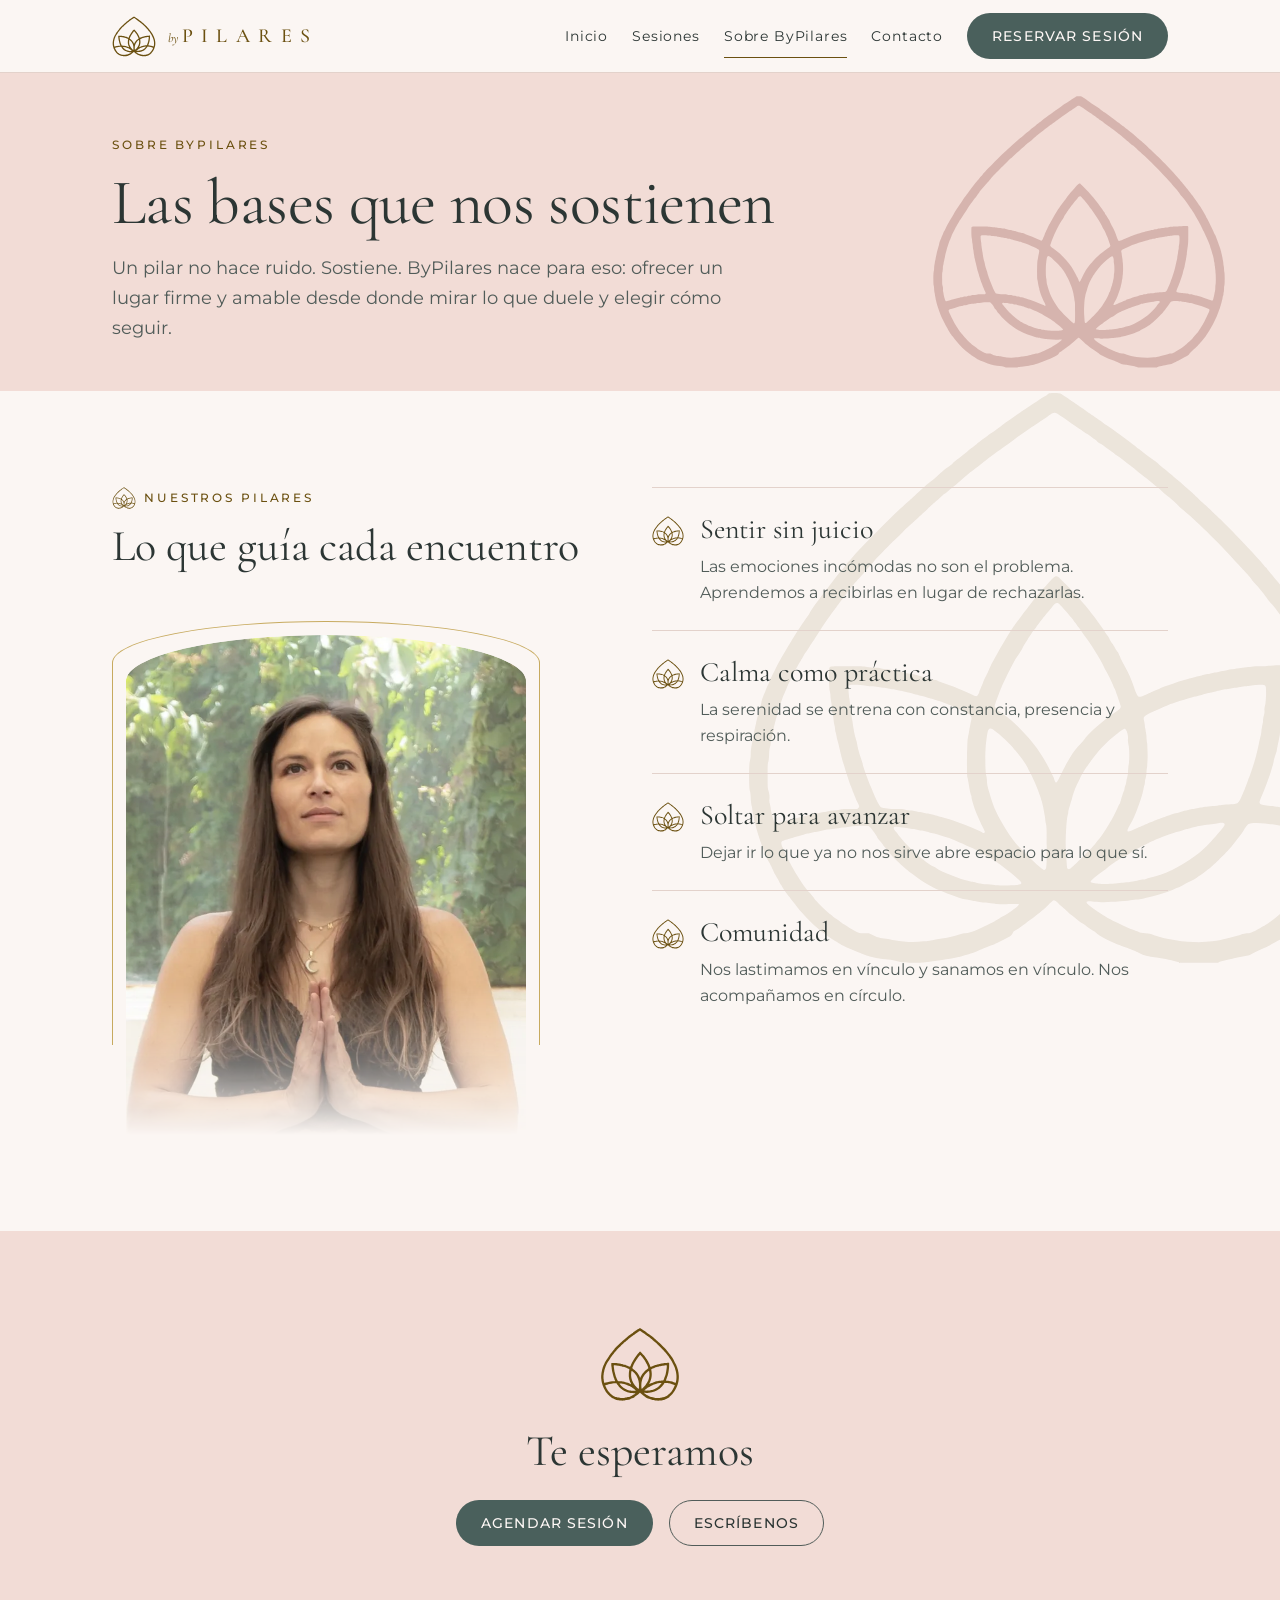
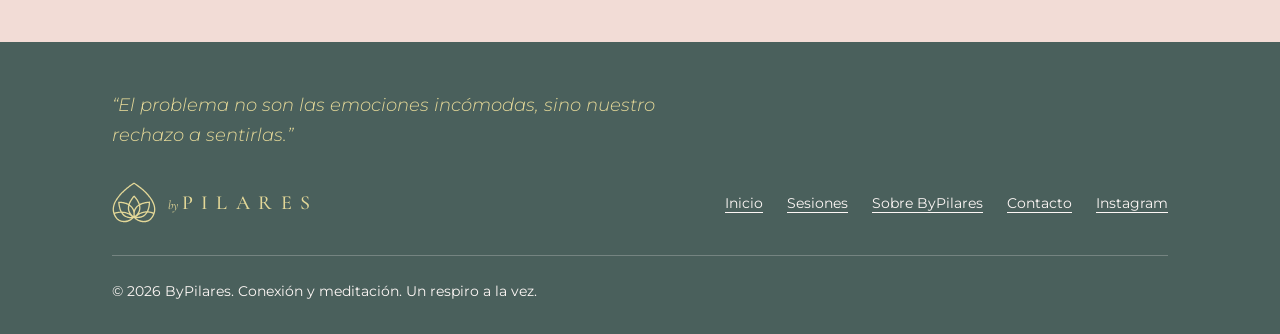
<file: sobre.html>
<!doctype html>
<html lang="es">
<head>
<meta charset="utf-8">
<meta name="viewport" content="width=device-width, initial-scale=1">
<title>Sobre ByPilares</title>
<meta name="description" content="Los pilares que guían cada encuentro: sentir sin juicio, calma como práctica, soltar y comunidad.">
<meta property="og:title" content="Sobre ByPilares">
<meta property="og:description" content="Los pilares que guían cada encuentro: sentir sin juicio, calma como práctica, soltar y comunidad.">
<meta property="og:type" content="website">
<meta name="theme-color" content="#4a605c">
<link rel="icon" href="assets/img/logos/favicon.svg" type="image/svg+xml">
<link rel="preconnect" href="https://fonts.googleapis.com">
<link rel="preconnect" href="https://fonts.gstatic.com" crossorigin>
<link rel="stylesheet" href="https://fonts.googleapis.com/css2?family=Cormorant+Garamond:ital,wght@0,400;0,500;1,400&family=Montserrat:ital,wght@0,200;0,300;0,400;0,500;1,300&display=swap">
<link rel="stylesheet" href="assets/css/tokens.css">
<link rel="stylesheet" href="assets/css/components.css">
<link rel="stylesheet" href="assets/css/site.css">
</head>
<body>
<svg width="0" height="0" style="position:absolute" aria-hidden="true" focusable="false"><symbol id="lotus" viewBox="0 0 1643 1533"><path fill-rule="evenodd" fill="currentColor" d="M417 1507C412 1504 391 1500 372 1499C349 1496 330 1491 302 1479C271 1466 268 1465 259 1459C255 1456 249 1452 245 1450C242 1448 236 1445 232 1442C229 1439 222 1434 218 1431C196 1415 168 1387 148 1362C143 1356 135 1346 130 1339C124 1332 118 1323 115 1319C113 1315 109 1310 108 1307C106 1305 102 1297 99 1291C95 1285 92 1278 90 1276C89 1273 86 1267 84 1263C82 1258 78 1251 76 1247C66 1231 44 1168 40 1148C39 1145 38 1140 37 1138C37 1136 36 1132 36 1131C36 1129 35 1124 34 1120C33 1116 32 1111 32 1108C32 1105 31 1101 30 1098C30 1096 28 1087 28 1080C28 1071 27 1064 26 1061C23 1054 23 990 26 982C27 978 28 974 28 964C28 956 29 950 30 944C31 940 32 935 32 933C32 932 33 927 34 923C35 919 36 914 36 913C36 911 37 906 38 902C39 897 41 889 42 884C44 873 46 867 52 846C54 839 56 831 56 829C57 824 61 812 66 802C67 799 70 790 74 783C77 776 80 767 82 764C84 761 89 750 94 740C102 724 111 708 134 670C143 654 160 628 180 600C184 593 191 582 196 575C202 568 211 555 217 547C255 497 264 486 268 482C271 479 274 475 275 473C276 471 280 466 284 462C288 459 292 453 294 451C304 437 411 330 428 316C431 314 437 308 442 304C448 298 461 286 481 268C487 263 495 256 506 248C510 244 518 237 523 232C529 227 537 220 542 217C547 214 552 210 554 208C556 205 561 201 566 197C571 194 579 187 584 183C589 179 597 172 602 168C607 165 614 159 617 157C620 154 627 149 632 145C637 142 643 137 646 135C648 132 656 127 663 123C670 118 676 113 678 112C679 111 685 106 692 101C700 96 713 87 722 80C731 74 742 66 747 63C752 60 764 52 775 45C785 38 796 31 799 30C802 28 804 26 805 25C807 23 834 23 838 26C839 27 847 32 855 37C863 43 874 50 878 53C883 57 897 66 908 74C919 81 933 91 939 95C945 100 956 108 963 112C988 130 1016 150 1025 158C1028 160 1033 164 1036 167C1040 169 1046 174 1051 178C1063 187 1071 193 1079 199C1083 201 1088 206 1092 209C1095 212 1102 218 1108 222C1114 227 1122 234 1127 238C1132 243 1138 248 1142 251C1145 253 1153 260 1159 266C1166 272 1174 279 1178 282C1181 285 1194 297 1206 309C1219 320 1234 335 1240 341C1254 353 1304 404 1328 430C1343 446 1353 457 1365 471C1368 475 1371 478 1371 478C1372 478 1374 481 1376 484C1379 487 1383 492 1386 496C1389 500 1395 507 1400 513C1405 519 1411 526 1414 530C1416 533 1423 542 1429 549C1434 556 1440 564 1443 567C1454 583 1473 609 1476 614C1482 620 1492 636 1502 654C1506 661 1511 671 1513 674C1515 678 1517 681 1517 681C1517 682 1520 687 1523 693C1529 704 1552 750 1560 769C1563 774 1565 780 1567 782C1575 800 1598 863 1600 875C1600 877 1602 883 1603 888C1607 905 1608 910 1608 913C1608 915 1609 920 1610 923C1611 928 1612 934 1612 938C1612 942 1613 949 1614 953C1615 958 1616 964 1616 971C1616 978 1617 985 1618 988C1620 996 1620 1052 1618 1058C1617 1060 1616 1066 1616 1074C1616 1082 1615 1088 1615 1092C1614 1094 1613 1100 1613 1104C1613 1109 1612 1113 1611 1116C1610 1118 1608 1123 1608 1127C1608 1131 1606 1135 1606 1138C1605 1140 1604 1143 1604 1144C1604 1145 1603 1149 1602 1152C1601 1156 1600 1160 1599 1162C1596 1177 1584 1210 1575 1230C1549 1287 1522 1333 1491 1368C1486 1374 1479 1381 1476 1384C1470 1393 1462 1399 1432 1426C1430 1428 1427 1431 1426 1433C1425 1438 1416 1444 1405 1450C1401 1452 1393 1456 1387 1460C1381 1464 1372 1468 1368 1470C1364 1472 1353 1477 1344 1481L1328 1489L1304 1494C1276 1500 1249 1506 1248 1508C1247 1509 1229 1509 1196 1509C1147 1509 1145 1509 1142 1507C1140 1506 1135 1504 1132 1504C1117 1500 1086 1495 1077 1494C1061 1492 1054 1490 1036 1481C1031 1478 1017 1473 1007 1469C978 1460 938 1440 930 1432C928 1430 922 1426 917 1423C912 1420 905 1415 903 1413C901 1411 894 1406 888 1403C875 1393 866 1386 858 1380C855 1376 850 1372 847 1369C844 1367 838 1361 833 1357C826 1349 822 1346 818 1346C817 1346 811 1351 802 1360C787 1374 777 1382 757 1397C736 1413 730 1418 721 1423C713 1427 712 1429 711 1432C709 1436 708 1437 701 1442C690 1448 671 1458 660 1462C650 1465 638 1470 618 1479C601 1486 592 1488 574 1493C557 1497 517 1503 502 1505C497 1506 490 1507 487 1507C477 1510 422 1509 417 1507ZM1232 1453C1244 1452 1257 1449 1292 1440C1298 1438 1307 1436 1311 1434C1316 1433 1322 1432 1324 1432C1329 1432 1332 1431 1343 1426C1361 1416 1377 1407 1383 1402C1386 1399 1392 1395 1396 1392C1401 1389 1407 1383 1411 1380C1415 1376 1423 1369 1429 1364C1434 1359 1442 1351 1445 1347C1448 1343 1455 1335 1460 1329C1466 1323 1473 1315 1476 1310C1479 1306 1484 1297 1488 1291C1498 1276 1505 1263 1521 1230C1537 1198 1538 1193 1534 1189C1530 1186 1476 1166 1466 1165C1464 1164 1460 1163 1456 1162C1446 1159 1434 1156 1431 1156C1429 1156 1425 1155 1422 1154C1419 1153 1414 1152 1412 1152C1410 1152 1405 1151 1400 1150C1396 1149 1389 1148 1386 1148C1383 1148 1375 1147 1370 1146C1352 1143 1329 1144 1325 1148C1324 1149 1318 1156 1313 1165C1307 1174 1299 1184 1295 1189C1292 1194 1285 1201 1282 1206C1274 1216 1238 1252 1230 1258C1227 1261 1223 1264 1220 1266C1218 1268 1212 1273 1206 1277C1200 1281 1193 1285 1191 1287C1188 1289 1181 1293 1173 1297C1166 1300 1158 1305 1155 1307C1152 1309 1148 1311 1145 1312C1142 1313 1136 1315 1132 1317C1120 1323 1085 1334 1066 1338C1061 1339 1053 1341 1050 1342C1046 1343 1039 1344 1036 1344C1032 1344 1024 1345 1018 1346C1003 1349 957 1351 942 1351C935 1350 925 1350 919 1349C901 1348 900 1350 910 1359C922 1369 941 1382 959 1392C974 1400 1011 1418 1023 1422C1028 1424 1035 1426 1039 1428C1044 1431 1047 1431 1057 1432C1067 1433 1070 1433 1080 1437C1123 1452 1188 1459 1232 1453ZM479 1453C488 1453 501 1451 508 1449C515 1448 529 1445 540 1444C551 1441 563 1438 570 1436C580 1433 584 1432 589 1432C599 1432 621 1423 654 1406C664 1401 674 1395 678 1392C680 1391 684 1388 687 1387C697 1382 721 1365 725 1360C730 1355 729 1355 709 1356C690 1357 671 1356 654 1354C649 1353 641 1352 637 1352C633 1352 626 1351 622 1350C617 1349 612 1348 611 1348C610 1348 605 1347 601 1346C597 1345 592 1344 591 1344C581 1344 529 1325 503 1312C483 1302 477 1298 449 1277C431 1264 396 1232 390 1222C388 1220 384 1215 381 1212C379 1209 374 1204 372 1200C370 1197 366 1192 364 1190C361 1187 358 1183 357 1180C351 1169 340 1155 336 1153C332 1151 301 1152 285 1154C280 1155 273 1156 269 1156C265 1156 260 1157 257 1158C254 1158 247 1159 242 1160C233 1160 223 1162 207 1166C203 1167 198 1168 196 1168C194 1168 189 1169 186 1170C183 1171 179 1172 177 1172C176 1172 170 1173 165 1175C159 1177 152 1179 148 1180C111 1191 110 1191 108 1195C107 1199 108 1202 116 1219C128 1245 136 1260 145 1275C164 1305 172 1317 183 1328C187 1333 192 1339 194 1342C198 1348 224 1373 232 1380C234 1382 239 1385 241 1387C243 1389 248 1393 251 1394C254 1396 258 1399 260 1401C262 1403 266 1406 269 1408C272 1409 280 1414 286 1418C306 1430 311 1432 325 1432L336 1432L347 1437C359 1443 365 1444 381 1446C387 1447 397 1449 402 1450C429 1455 454 1456 479 1453ZM723 1306C736 1304 737 1301 728 1293C713 1279 677 1251 664 1243C636 1226 622 1218 606 1210C578 1197 564 1191 552 1186C544 1184 533 1180 526 1178C514 1173 508 1172 494 1169C491 1168 486 1167 483 1166C480 1165 475 1164 473 1164C470 1164 465 1163 462 1162C459 1161 454 1160 452 1160C449 1160 443 1159 438 1158C433 1157 426 1156 424 1156C421 1156 416 1156 412 1155C398 1153 397 1158 409 1170C411 1173 415 1178 418 1182C433 1203 480 1245 500 1256C503 1257 509 1260 513 1263C528 1272 562 1286 586 1293C593 1295 601 1297 604 1298C606 1298 612 1299 616 1300C619 1301 625 1302 627 1302C630 1303 636 1304 640 1304C647 1304 655 1305 669 1307C674 1308 717 1307 723 1306ZM980 1302C985 1301 994 1300 999 1300C1010 1300 1029 1297 1040 1294C1044 1293 1049 1292 1051 1292C1052 1292 1055 1292 1057 1291C1065 1289 1078 1285 1086 1283C1119 1274 1164 1249 1198 1222C1214 1209 1233 1189 1245 1174C1251 1167 1257 1159 1260 1156C1268 1146 1264 1142 1247 1145C1243 1146 1235 1147 1230 1148C1214 1149 1187 1154 1174 1158C1170 1159 1166 1160 1166 1160C1165 1160 1161 1161 1158 1162C1154 1164 1148 1166 1144 1167C1130 1170 1098 1182 1078 1191C1071 1194 1065 1197 1065 1197C1062 1197 1026 1216 1020 1221C1017 1224 1011 1227 1008 1229C1004 1230 999 1233 995 1235C991 1238 987 1240 986 1241C983 1243 972 1250 960 1259C956 1263 949 1268 946 1270C938 1275 916 1293 915 1296C913 1299 915 1300 922 1301C926 1302 931 1302 934 1303C943 1304 970 1303 980 1302ZM796 1266C800 1263 800 1257 800 1206C800 1160 800 1156 798 1147C797 1143 796 1136 796 1134C796 1132 795 1126 794 1121C793 1116 792 1111 792 1110C792 1108 791 1104 790 1100C789 1096 788 1091 787 1088C785 1075 764 1025 756 1012C754 1008 751 1003 750 1000C747 993 731 970 722 960C718 956 713 950 710 946C703 938 687 923 677 914C673 911 667 906 664 904C653 894 647 897 645 912C644 916 643 925 642 933C639 952 639 1008 642 1020C643 1023 644 1031 644 1036C645 1048 645 1050 660 1096C668 1121 698 1172 719 1197C741 1222 788 1267 794 1267C794 1267 795 1266 796 1266ZM862 1263C869 1258 916 1212 927 1198C930 1194 934 1189 936 1187C950 1171 974 1130 984 1107C986 1102 989 1095 991 1093C992 1090 994 1084 995 1079C997 1074 999 1067 1000 1064C1002 1060 1003 1056 1003 1054C1003 1052 1004 1048 1006 1044C1007 1040 1008 1035 1008 1034C1008 1032 1009 1028 1010 1025C1011 1021 1012 1016 1012 1011C1012 1006 1013 1000 1013 996C1016 987 1016 951 1013 939C1012 932 1011 928 1012 923C1012 916 1010 906 1006 901C1003 897 1002 897 973 920C954 935 930 961 915 983C911 989 907 994 906 996C902 1000 890 1020 886 1030C883 1036 879 1044 877 1048C873 1057 868 1070 865 1084C863 1089 861 1097 859 1103C857 1109 856 1115 856 1117C856 1119 855 1123 854 1126C851 1139 848 1198 850 1222C851 1234 852 1252 853 1261C853 1262 856 1265 857 1265C858 1265 860 1264 862 1263ZM637 1170C640 1169 639 1167 632 1153C626 1141 617 1121 613 1110C607 1092 604 1082 604 1079C604 1078 604 1075 603 1073C601 1069 597 1048 596 1039C595 1034 594 1028 593 1025C591 1016 592 937 594 924C595 919 597 909 598 902C599 896 601 886 602 881C605 870 604 867 600 863C593 856 531 829 510 824C508 823 502 821 497 820C492 818 484 816 478 814C469 812 465 811 448 806C444 805 440 804 438 804C436 804 431 803 428 802C425 801 420 800 419 800C417 800 413 799 409 798C406 797 401 796 399 796C396 796 391 795 387 794C383 793 377 792 375 792C372 792 366 791 361 790C356 789 349 788 343 788C337 788 329 787 326 786C316 784 290 783 287 785C285 785 284 787 283 788C282 791 283 808 286 826C287 833 287 841 288 844C288 847 289 854 290 860C291 866 292 874 293 878C296 900 299 916 302 925C303 929 305 934 305 936C306 945 310 960 316 978C318 984 320 990 320 991C320 995 333 1031 342 1052C356 1087 364 1102 369 1104C374 1106 390 1108 408 1108C419 1108 424 1108 431 1110C435 1111 442 1112 445 1112C448 1112 454 1113 458 1114C461 1115 466 1116 468 1116C470 1116 475 1117 478 1118C482 1119 486 1120 488 1120C490 1120 495 1121 498 1122C502 1123 507 1124 508 1124C509 1124 517 1126 525 1129C533 1131 545 1135 552 1137C572 1144 598 1154 626 1166C631 1169 636 1171 636 1171C636 1171 637 1171 637 1170ZM1033 1159C1042 1155 1055 1149 1061 1147C1067 1144 1075 1141 1078 1140C1080 1138 1087 1136 1093 1134C1099 1132 1107 1129 1112 1127C1116 1125 1124 1123 1129 1121C1134 1120 1140 1118 1143 1118C1154 1114 1162 1112 1163 1112C1164 1112 1168 1111 1171 1110C1174 1109 1179 1108 1181 1108C1183 1108 1188 1107 1192 1106C1196 1105 1201 1104 1203 1104C1205 1104 1209 1103 1213 1102C1217 1102 1226 1101 1233 1100C1240 1100 1249 1098 1253 1098C1257 1097 1265 1096 1275 1096C1293 1096 1296 1095 1300 1090C1303 1087 1305 1083 1316 1057C1318 1052 1322 1043 1324 1036C1326 1030 1330 1020 1332 1014C1341 990 1347 968 1354 934C1355 928 1357 921 1358 917C1359 913 1360 907 1360 902C1361 898 1362 892 1362 890C1363 887 1364 882 1364 879C1364 875 1365 869 1366 865C1368 860 1368 856 1368 852C1367 848 1368 844 1369 839C1371 833 1371 828 1372 810C1372 783 1373 784 1355 784C1347 784 1340 785 1334 786C1329 787 1322 788 1319 788C1315 788 1309 789 1304 790C1300 791 1294 792 1292 792C1290 792 1284 793 1280 794C1275 795 1269 796 1267 796C1264 796 1259 797 1256 798C1252 799 1249 800 1247 800C1246 800 1243 801 1240 802C1236 803 1232 804 1230 804C1226 804 1214 807 1198 812C1194 813 1189 815 1186 815C1165 821 1129 832 1117 837C1112 839 1103 843 1096 846C1081 852 1060 862 1057 865C1052 869 1052 871 1054 879C1055 883 1056 890 1056 894C1057 898 1058 904 1058 906C1059 909 1060 915 1060 920C1060 925 1061 933 1062 938C1062 943 1063 953 1063 967C1063 981 1062 991 1062 996C1061 1001 1060 1008 1060 1012C1060 1018 1059 1023 1058 1027C1057 1030 1056 1035 1056 1038C1056 1041 1055 1045 1054 1048C1053 1052 1052 1055 1052 1057C1052 1058 1051 1062 1050 1066C1049 1070 1047 1076 1046 1080C1038 1104 1028 1131 1019 1146C1005 1170 1007 1172 1033 1159ZM105 1143C116 1139 142 1132 145 1132C147 1132 151 1131 154 1130C160 1128 175 1124 178 1124C179 1124 183 1123 186 1122C189 1121 195 1120 198 1120C200 1120 206 1119 209 1118C213 1117 217 1116 220 1116C222 1116 227 1115 230 1114C234 1113 238 1112 243 1112C248 1112 255 1111 260 1110C267 1108 272 1108 287 1108L306 1108L309 1105C312 1102 312 1101 303 1084C300 1076 296 1066 294 1062C293 1057 290 1050 288 1046C285 1037 274 1005 272 996C271 993 269 987 268 984C265 975 263 965 259 948C258 942 256 935 254 928C253 925 252 921 252 919C252 918 251 914 250 910C249 907 248 903 248 900C248 898 247 892 246 888C245 884 244 878 244 875C244 871 243 865 242 862C241 857 240 852 240 847C240 843 239 835 238 830C237 824 236 817 236 814C236 810 235 804 234 800C232 791 231 745 233 741C235 736 236 736 280 736C316 736 322 736 331 738C337 739 345 740 351 740C359 740 363 740 368 742C373 743 378 744 383 744C387 744 392 745 397 746C401 747 406 748 409 748C413 748 416 748 420 750C427 752 443 756 447 756C448 756 451 756 453 757C454 758 459 759 464 760C468 761 475 763 478 764C485 766 495 769 508 772C511 772 515 773 516 774C517 774 524 777 532 780C551 786 571 794 603 809C609 812 614 814 616 814C619 814 621 810 624 804C624 801 626 797 627 795C628 793 631 786 633 781C635 775 638 769 638 768C639 767 643 758 647 750C651 741 655 733 655 732C656 730 660 723 665 714C678 689 693 665 707 642C715 631 722 620 724 618C725 617 729 611 733 606C737 601 743 592 747 588C763 566 774 552 798 526C820 501 823 499 830 503C837 508 884 557 900 577C922 604 928 612 949 642C952 647 956 653 958 656C960 658 963 663 964 666C966 669 969 674 972 678C974 682 978 688 979 690C981 693 984 698 986 700C987 703 991 710 993 716C996 721 1000 730 1003 735C1012 751 1021 770 1028 792C1031 802 1036 812 1038 814C1041 817 1045 816 1063 808C1072 804 1083 799 1086 798C1090 796 1096 794 1099 792C1107 789 1116 786 1136 779C1145 776 1155 773 1158 772C1165 770 1190 763 1204 760C1208 759 1213 758 1215 757C1217 756 1220 756 1221 756C1223 756 1227 755 1230 754C1233 753 1238 752 1240 752C1242 752 1247 751 1250 750C1253 749 1257 748 1259 748C1262 748 1266 747 1270 746C1274 745 1279 744 1283 744C1287 744 1292 743 1295 742C1297 742 1305 741 1311 740C1317 739 1326 738 1330 738C1334 737 1342 736 1351 736C1358 736 1369 736 1374 735C1378 734 1390 734 1399 733L1415 733L1418 735L1420 738L1420 781C1420 825 1420 827 1414 868C1413 874 1412 883 1412 887C1412 891 1410 898 1410 902C1409 905 1408 910 1408 912C1408 914 1407 920 1406 924C1405 929 1403 938 1402 943C1401 948 1400 953 1400 954C1400 956 1399 959 1398 962C1395 971 1392 981 1392 983C1392 984 1391 988 1390 992C1389 996 1387 1001 1386 1005C1384 1014 1371 1050 1365 1064C1354 1090 1353 1092 1357 1095C1359 1097 1367 1099 1384 1100C1391 1100 1399 1102 1402 1102C1406 1103 1411 1104 1413 1104C1415 1104 1420 1105 1423 1106C1426 1107 1432 1108 1434 1108C1437 1108 1442 1109 1445 1110C1449 1111 1454 1112 1456 1113C1471 1116 1473 1116 1504 1126C1522 1132 1526 1134 1540 1139C1548 1142 1552 1143 1554 1141C1555 1139 1558 1131 1559 1124C1560 1121 1561 1115 1562 1111C1563 1107 1564 1102 1564 1100C1564 1098 1565 1094 1566 1092C1567 1089 1568 1082 1568 1072C1568 1064 1569 1054 1570 1050C1571 1042 1571 1010 1570 996C1569 990 1569 980 1568 973C1567 966 1566 958 1566 955C1565 952 1564 947 1564 943C1564 939 1563 934 1562 931C1561 927 1560 923 1560 920C1560 918 1559 912 1558 908C1557 904 1555 897 1554 893C1548 871 1547 867 1543 857C1541 852 1540 847 1540 846C1540 844 1531 819 1526 810C1515 785 1512 779 1504 763C1499 753 1495 745 1495 744C1495 742 1472 699 1466 690C1464 687 1461 681 1458 676C1453 666 1447 657 1425 626C1409 601 1394 581 1384 571C1381 567 1376 562 1374 558C1369 551 1363 543 1352 530C1347 524 1340 516 1336 512C1333 507 1323 496 1315 487C1306 478 1298 469 1296 467C1274 440 1203 369 1168 339C1161 333 1152 325 1148 322C1139 312 1120 295 1115 292C1111 289 1105 284 1092 272C1088 269 1081 263 1075 258C1069 253 1061 247 1059 245C1053 240 1036 227 1030 222C1026 219 1019 214 1005 203C993 193 986 188 978 183C975 180 966 174 959 169C952 163 943 157 939 155C935 153 932 150 931 149C930 148 925 144 920 141C915 137 908 132 905 130C901 128 891 120 881 114C871 107 855 96 844 88C822 73 821 73 813 77C811 79 803 84 796 89C788 94 773 104 761 112C735 130 719 141 711 148C707 151 698 157 691 162C684 167 673 175 667 179C662 183 654 189 651 191C647 194 641 199 636 203C625 212 605 228 596 234C590 239 579 248 565 261C563 263 558 266 555 269C552 271 547 275 544 278C541 280 536 285 532 287C529 290 520 299 511 306C502 314 492 323 488 327C485 330 475 339 467 346C459 354 451 361 449 363C447 364 439 372 430 380C422 389 410 400 404 406C393 416 360 450 352 459C350 462 343 470 336 477C330 484 323 492 322 494C320 496 316 501 312 505C299 519 295 524 288 533C284 537 278 545 275 550C271 555 266 562 263 566C260 570 255 577 251 582C233 606 226 616 209 642C199 658 187 676 183 682C179 688 174 697 171 700C168 704 165 710 164 712C163 714 160 719 158 722C152 730 130 774 122 792C119 800 115 809 113 813C110 821 103 842 100 852C99 855 97 862 96 866C91 883 88 896 88 899C88 901 87 905 86 909C85 912 84 917 84 918C84 920 83 924 82 927C81 930 80 935 80 937C80 940 79 944 78 947C77 949 76 957 76 964C76 971 75 980 74 984C72 989 72 997 72 1022C72 1053 72 1053 75 1063C77 1071 77 1073 77 1080C76 1086 76 1089 78 1095C79 1099 80 1104 80 1106C80 1113 88 1141 91 1144C93 1147 97 1146 105 1143ZM839 1014C862 970 869 958 892 934C895 931 898 926 900 924C911 909 951 874 974 859C992 847 993 845 993 840C992 836 983 810 978 796C975 792 973 785 971 781C968 773 963 763 959 756C957 753 954 747 952 744C947 730 924 692 905 665C901 659 894 650 891 645C888 640 883 634 880 631C878 627 874 622 872 620C870 617 867 612 864 609C862 607 857 601 853 596C840 581 831 571 829 571C823 570 819 573 812 584C809 587 805 593 802 596C798 600 794 606 791 609C789 612 786 617 783 619C781 622 777 628 774 631C772 635 769 640 767 641C763 646 744 675 739 684C737 689 733 696 730 700C728 703 723 711 719 716C713 726 692 767 683 788C675 806 664 838 664 840C665 844 672 851 681 857C706 874 727 893 753 923C774 947 789 970 805 1000C809 1008 812 1015 813 1015C813 1016 815 1021 818 1026C824 1045 824 1045 839 1014Z"/></symbol></svg>
<a class="skip" href="#main">Saltar al contenido</a>
<header class="site-header">
  <div class="wrap">
    <a class="brand" href="index.html" aria-label="ByPilares, inicio"><svg class="lotus" viewBox="0 0 1643 1533" aria-hidden="true" focusable="false"><use href="#lotus"/></svg><span class="bp-wordmark"><span class="bp-wordmark__by">by</span><span class="bp-wordmark__name">Pilares</span></span></a>
    <button class="nav-toggle" type="button" aria-expanded="false" aria-controls="site-nav">Menú</button>
    <nav class="nav" id="site-nav" aria-label="Principal">
      <a href="index.html">Inicio</a><a href="sesiones.html">Sesiones</a><a href="sobre.html" aria-current="page">Sobre ByPilares</a><a href="contacto.html">Contacto</a>
      <a class="bp-btn bp-btn--primary" href="https://calendly.com/pilares-yoga/30min" target="_blank" rel="noopener">Reservar sesión</a>
    </nav>
  </div>
</header>
<main id="main">

<section class="page-head">
  <span class="page-head__mark" aria-hidden="true"><svg class="lotus" viewBox="0 0 1643 1533" aria-hidden="true" focusable="false"><use href="#lotus"/></svg></span>
  <div class="wrap">
    <span class="eyebrow">Sobre ByPilares</span>
    <h1 class="display-xl">Las bases que nos sostienen</h1>
    <p class="lede">Un pilar no hace ruido. Sostiene. ByPilares nace para eso: ofrecer un lugar firme y amable desde donde mirar lo que duele y elegir cómo seguir.</p>
  </div>
</section>
<section class="section">
  <div class="wrap grid grid--2" style="align-items:start">
    <div class="about-intro">
      <div class="section-head" style="margin-bottom: var(--space-12)">
        <span class="eyebrow eyebrow--mark"><svg class="lotus" viewBox="0 0 1643 1533" aria-hidden="true" focusable="false"><use href="#lotus"/></svg>Nuestros pilares</span>
        <h2 class="display-l">Lo que guía cada encuentro</h2>
      </div>
      <figure class="arch-photo arch-photo--about">
        <span class="arch-photo__halo" aria-hidden="true"></span>
        <img src="assets/img/photos/pilar-retrato.webp" srcset="assets/img/photos/pilar-retrato-640.webp 640w, assets/img/photos/pilar-retrato.webp 953w" sizes="(min-width: 900px) 420px, 82vw" width="953" height="1280" alt="Retrato de Pilar con las manos juntas frente al pecho, en un jardín" loading="lazy">
      </figure>
    </div>
    <div>
      <div class="pillar"><span class="pillar__mark"><svg class="lotus" viewBox="0 0 1643 1533" aria-hidden="true" focusable="false"><use href="#lotus"/></svg></span><h3>Sentir sin juicio</h3><p class="muted">Las emociones incómodas no son el problema. Aprendemos a recibirlas en lugar de rechazarlas.</p></div>
      <div class="pillar"><span class="pillar__mark"><svg class="lotus" viewBox="0 0 1643 1533" aria-hidden="true" focusable="false"><use href="#lotus"/></svg></span><h3>Calma como práctica</h3><p class="muted">La serenidad se entrena con constancia, presencia y respiración.</p></div>
      <div class="pillar"><span class="pillar__mark"><svg class="lotus" viewBox="0 0 1643 1533" aria-hidden="true" focusable="false"><use href="#lotus"/></svg></span><h3>Soltar para avanzar</h3><p class="muted">Dejar ir lo que ya no nos sirve abre espacio para lo que sí.</p></div>
      <div class="pillar"><span class="pillar__mark"><svg class="lotus" viewBox="0 0 1643 1533" aria-hidden="true" focusable="false"><use href="#lotus"/></svg></span><h3>Comunidad</h3><p class="muted">Nos lastimamos en vínculo y sanamos en vínculo. Nos acompañamos en círculo.</p></div>
    </div>
  </div>
</section>
<section class="section section--tint cta">
  <div class="wrap">
    <span class="cta__mark"><svg class="lotus" viewBox="0 0 1643 1533" aria-hidden="true" focusable="false"><use href="#lotus"/></svg></span>
    <h2 class="display-l">Te esperamos</h2>
    <div class="hero__actions" style="justify-content:center">
      <a class="bp-btn bp-btn--primary" href="https://calendly.com/pilares-yoga/30min" target="_blank" rel="noopener">Agendar sesión</a>
      <a class="bp-btn bp-btn--secondary" href="contacto.html">Escríbenos</a>
    </div>
  </div>
</section>

</main>
<footer class="site-footer">
  <div class="wrap">
    <p class="footer-quote">“El problema no son las emociones incómodas, sino nuestro rechazo a sentirlas.”</p>
    <a class="brand brand--on-dark" href="index.html" aria-label="ByPilares, inicio"><svg class="lotus" viewBox="0 0 1643 1533" aria-hidden="true" focusable="false"><use href="#lotus"/></svg><span class="bp-wordmark bp-wordmark--on-dark"><span class="bp-wordmark__by">by</span><span class="bp-wordmark__name">Pilares</span></span></a>
    <ul class="footer-links">
      <li><a href="index.html">Inicio</a></li><li><a href="sesiones.html">Sesiones</a></li><li><a href="sobre.html">Sobre ByPilares</a></li><li><a href="contacto.html">Contacto</a></li>
      <li><a href="https://www.instagram.com/pilares.yoga/" target="_blank" rel="noopener">Instagram</a></li>
    </ul>
    <p class="footer-meta">© <span id="year">2026</span> ByPilares. Conexión y meditación. Un respiro a la vez.</p>
  </div>
</footer>
<script src="assets/js/site.js" defer></script>
</body>
</html>
</file>
<file: assets/css/tokens.css>
/* ByPilares: generated from design-system/tokens.json. Edit the JSON, then run python3 scripts/build_tokens.py */
:root, [data-theme="light"] {
  --sage-teal: #6f8c88;
  --sage: #93a097;
  --slate: #6f7f98;
  --blush: #f2dcd6;
  --peach: #ebc5b9;
  --ivory: #fdf7f5;
  --gold-foil: #b18a20;
  --gold-light: #e4d898;
  --rose: #c49a94;
  --sage-deep: #4a605c;
  --surface: #fbf6f3;
  --surface-raised: #ffffff;
  --surface-tint: var(--blush);
  --ink: #2c3634;
  --ink-muted: #515c59;
  --gold-ink: #6b5010;
  --rose-ink: #7a504b;
  --hairline: #e3d2cb;
  --accent: var(--sage-deep);
  --on-accent: var(--ivory);
  --focus-ring: #6b5010;
  --shadow-none: none;
  --shadow-soft: 0 8px 24px rgba(44,54,52,0.08);
}

@media (prefers-color-scheme: dark) {
  :root:not([data-theme="light"]) {
    --sage-teal: #6f8c88;
    --sage: #93a097;
    --slate: #6f7f98;
    --blush: #f2dcd6;
    --peach: #ebc5b9;
    --ivory: #fdf7f5;
    --gold-foil: #b18a20;
    --gold-light: #e4d898;
    --rose: #c49a94;
    --sage-deep: #4a605c;
    --surface: #1f2927;
    --surface-raised: #2a3633;
    --surface-tint: #33403d;
    --ink: #f5ede8;
    --ink-muted: #bcc3bf;
    --gold-ink: #dcc27a;
    --rose-ink: #e2b9b2;
    --hairline: #3d4a47;
    --accent: #dcc27a;
    --on-accent: #1f2927;
    --focus-ring: #dcc27a;
    --shadow-none: none;
    --shadow-soft: 0 8px 24px rgba(0,0,0,0.32);
  }
}

[data-theme="dark"] {
  --sage-teal: #6f8c88;
  --sage: #93a097;
  --slate: #6f7f98;
  --blush: #f2dcd6;
  --peach: #ebc5b9;
  --ivory: #fdf7f5;
  --gold-foil: #b18a20;
  --gold-light: #e4d898;
  --rose: #c49a94;
  --sage-deep: #4a605c;
  --surface: #1f2927;
  --surface-raised: #2a3633;
  --surface-tint: #33403d;
  --ink: #f5ede8;
  --ink-muted: #bcc3bf;
  --gold-ink: #dcc27a;
  --rose-ink: #e2b9b2;
  --hairline: #3d4a47;
  --accent: #dcc27a;
  --on-accent: #1f2927;
  --focus-ring: #dcc27a;
  --shadow-none: none;
  --shadow-soft: 0 8px 24px rgba(0,0,0,0.32);
}

:root {
  --space-1: 4px;
  --space-2: 8px;
  --space-3: 12px;
  --space-4: 16px;
  --space-6: 24px;
  --space-8: 32px;
  --space-12: 48px;
  --space-16: 64px;
  --space-24: 96px;
  --radius-none: 0;
  --radius-sm: 4px;
  --radius-md: 12px;
  --radius-pill: 999px;
  --font-display: "Cormorant Garamond", "Cormorant", Garamond, "Times New Roman", serif;
  --font-sans: Montserrat, "Helvetica Neue", Arial, sans-serif;
  --font-condensed: Antonio, "Arial Narrow", "Helvetica Neue", sans-serif;
  --font-script: "Shadows Into Light Two", "Bradley Hand", cursive;
}

.t-wordmark { font-family: var(--font-display); font-size: 28px; line-height: 32px; font-weight: 500; letter-spacing: 0.42em; }
.t-display-xl { font-family: var(--font-display); font-size: 64px; line-height: 68px; font-weight: 400; letter-spacing: -0.01em; }
.t-display-l { font-family: var(--font-display); font-size: 44px; line-height: 50px; font-weight: 400; }
.t-display-italic { font-family: var(--font-display); font-size: 32px; line-height: 40px; font-weight: 400; font-style: italic; }
.t-quote-l { font-family: var(--font-sans); font-size: 40px; line-height: 56px; font-weight: 200; letter-spacing: 0.01em; }
.t-quote-m { font-family: var(--font-sans); font-size: 26px; line-height: 38px; font-weight: 300; }
.t-poster-l { font-family: var(--font-condensed); font-size: 72px; line-height: 80px; font-weight: 200; letter-spacing: 0.02em; }
.t-poster-m { font-family: var(--font-condensed); font-size: 40px; line-height: 64px; font-weight: 200; letter-spacing: 0.04em; }
.t-heading { font-family: var(--font-sans); font-size: 20px; line-height: 28px; font-weight: 500; }
.t-body { font-family: var(--font-sans); font-size: 16px; line-height: 26px; font-weight: 400; }
.t-small { font-family: var(--font-sans); font-size: 14px; line-height: 22px; font-weight: 400; }
.t-eyebrow { font-family: var(--font-sans); font-size: 12px; line-height: 16px; font-weight: 500; letter-spacing: 0.24em; }
.t-note { font-family: var(--font-script); font-size: 34px; line-height: 44px; font-weight: 400; }
</file>
<file: assets/css/components.css>
/* ByPilares components, from the ByPilares design system (bundle.css). */

.bp-root { font-family: var(--font-sans); color: var(--ink); background: var(--surface); }

/* Wordmark */
.bp-wordmark { display: inline-flex; align-items: baseline; gap: 0.18em; font-family: var(--font-display); color: var(--gold-ink); line-height: 1; }
.bp-wordmark__by { font-style: italic; font-weight: 400; font-size: 0.62em; letter-spacing: 0; text-transform: lowercase; }
.bp-wordmark__name { font-weight: 500; letter-spacing: 0.42em; text-transform: uppercase; margin-right: -0.42em; }
.bp-wordmark--on-dark { color: var(--gold-light); }

/* Quote card: the 4:5 social template. Grounds and inks are fixed brand values, identical in every theme. */
.bp-quote { position: relative; aspect-ratio: 4 / 5; overflow: hidden; display: flex; flex-direction: column; padding: 8%; box-sizing: border-box; border-radius: var(--radius-none); }
.bp-quote__text { margin: 0; }
.bp-quote__sig { position: absolute; right: 6%; bottom: 4.5%; font-family: var(--font-display); font-weight: 500; letter-spacing: 0.42em; text-transform: uppercase; font-size: 0.7em; }
.bp-quote__art { position: absolute; pointer-events: none; }
.bp-quote--foil { background: var(--sage-teal); color: var(--gold-light); text-align: center; }
.bp-quote--foil .bp-quote__text { font-family: var(--font-sans); font-weight: 200; }
.bp-quote--foil .bp-quote__sig { color: var(--gold-light); }
.bp-quote--feather { background: var(--peach); color: var(--gold-foil); justify-content: flex-end; text-align: center; }
.bp-quote--feather .bp-quote__text { font-family: var(--font-sans); font-weight: 200; }
.bp-quote--feather .bp-quote__sig { color: var(--gold-foil); }
.bp-quote--rose { background: var(--blush); color: var(--rose); text-align: right; }
.bp-quote--rose .bp-quote__text { font-family: var(--font-condensed); font-weight: 200; text-transform: uppercase; line-height: 1.05; }
.bp-quote--rose .bp-quote__attr { font-family: var(--font-condensed); font-weight: 300; text-transform: uppercase; letter-spacing: 0.06em; color: var(--rose); margin-top: auto; }
.bp-quote--script { background: var(--slate); color: var(--ivory); justify-content: center; text-align: center; }
.bp-quote--script .bp-quote__text { font-family: var(--font-script); }
.bp-quote--caps { background: var(--sage); color: #ffffff; justify-content: center; }
.bp-quote--caps .bp-quote__text { font-family: var(--font-condensed); font-weight: 200; text-transform: uppercase; letter-spacing: 0.04em; line-height: 1.9; }

/* Event card */
.bp-event { position: relative; overflow: hidden; background: var(--surface-tint); color: var(--ink); padding: var(--space-8); border-radius: var(--radius-md); }
.bp-event { display: grid; grid-template-columns: 96px 1fr; gap: var(--space-6); align-items: start; }
.bp-event__seal { width: 96px; height: 96px; border-radius: var(--radius-pill); background: var(--slate); display: grid; place-items: center; }
.bp-event__seal img { width: 56px; height: auto; }
.bp-event__body { display: flex; flex-direction: column; gap: var(--space-2); }
.bp-event__eyebrow { font: 500 12px/16px var(--font-sans); letter-spacing: 0.24em; text-transform: uppercase; color: var(--gold-ink); }
.bp-event__title { margin: 0; font-family: var(--font-display); font-weight: 400; font-size: 44px; line-height: 48px; color: var(--ink); }
.bp-event__meta { font: 400 14px/22px var(--font-sans); color: var(--ink-muted); }
.bp-event__copy { font: 400 16px/26px var(--font-sans); margin: var(--space-2) 0 var(--space-4); }

/* Button */
.bp-btn { display: inline-flex; align-items: center; justify-content: center; gap: var(--space-2); min-height: 44px; padding: var(--space-3) var(--space-6); border-radius: var(--radius-pill); border: 1px solid transparent; font: 500 14px/20px var(--font-sans); letter-spacing: 0.08em; text-transform: uppercase; cursor: pointer; text-decoration: none; transition: background-color .2s ease, color .2s ease; }
.bp-btn:focus-visible { outline: 2px solid var(--focus-ring); outline-offset: 2px; }
.bp-btn--primary { background: var(--accent); color: var(--on-accent); }
.bp-btn--primary:hover { filter: brightness(1.08); }
.bp-btn--secondary { background: transparent; color: var(--ink); border-color: var(--ink-muted); }
.bp-btn--secondary:hover { background: var(--surface-tint); }
.bp-btn--quiet { background: transparent; color: var(--gold-ink); padding-left: 0; padding-right: 0; text-decoration: underline; text-underline-offset: 4px; text-decoration-thickness: 1px; }
.bp-btn[disabled] { opacity: .45; cursor: not-allowed; }
</file>
<file: assets/css/site.css>
/* ByPilares site layout. Values come from tokens.css; components from components.css. */

*, *::before, *::after { box-sizing: border-box; }
html { -webkit-text-size-adjust: 100%; scroll-behavior: smooth; }
@media (prefers-reduced-motion: reduce) { html { scroll-behavior: auto; } * { transition: none !important; } }
html { background: var(--surface); }
body {
  margin: 0;
  background: transparent;
  color: var(--ink);
  font-family: var(--font-sans);
  font-size: 16px;
  line-height: 26px;
  font-weight: 400;
}
/* Lotus watermark on every page: shows through the plain (surface) sections */
body::before {
  content: ""; position: fixed; z-index: -1; pointer-events: none;
  right: -10vmin; bottom: -8vmin; width: min(70vmin, 640px); aspect-ratio: 1643 / 1533;
  background: var(--gold-ink); opacity: 0.1;
  -webkit-mask: url("data:image/svg+xml,%3Csvg xmlns=%22http://www.w3.org/2000/svg%22 viewBox=%220 0 1643 1533%22%3E%3Cpath fill-rule=%22evenodd%22 d=%22M417 1507C412 1504 391 1500 372 1499C349 1496 330 1491 302 1479C271 1466 268 1465 259 1459C255 1456 249 1452 245 1450C242 1448 236 1445 232 1442C229 1439 222 1434 218 1431C196 1415 168 1387 148 1362C143 1356 135 1346 130 1339C124 1332 118 1323 115 1319C113 1315 109 1310 108 1307C106 1305 102 1297 99 1291C95 1285 92 1278 90 1276C89 1273 86 1267 84 1263C82 1258 78 1251 76 1247C66 1231 44 1168 40 1148C39 1145 38 1140 37 1138C37 1136 36 1132 36 1131C36 1129 35 1124 34 1120C33 1116 32 1111 32 1108C32 1105 31 1101 30 1098C30 1096 28 1087 28 1080C28 1071 27 1064 26 1061C23 1054 23 990 26 982C27 978 28 974 28 964C28 956 29 950 30 944C31 940 32 935 32 933C32 932 33 927 34 923C35 919 36 914 36 913C36 911 37 906 38 902C39 897 41 889 42 884C44 873 46 867 52 846C54 839 56 831 56 829C57 824 61 812 66 802C67 799 70 790 74 783C77 776 80 767 82 764C84 761 89 750 94 740C102 724 111 708 134 670C143 654 160 628 180 600C184 593 191 582 196 575C202 568 211 555 217 547C255 497 264 486 268 482C271 479 274 475 275 473C276 471 280 466 284 462C288 459 292 453 294 451C304 437 411 330 428 316C431 314 437 308 442 304C448 298 461 286 481 268C487 263 495 256 506 248C510 244 518 237 523 232C529 227 537 220 542 217C547 214 552 210 554 208C556 205 561 201 566 197C571 194 579 187 584 183C589 179 597 172 602 168C607 165 614 159 617 157C620 154 627 149 632 145C637 142 643 137 646 135C648 132 656 127 663 123C670 118 676 113 678 112C679 111 685 106 692 101C700 96 713 87 722 80C731 74 742 66 747 63C752 60 764 52 775 45C785 38 796 31 799 30C802 28 804 26 805 25C807 23 834 23 838 26C839 27 847 32 855 37C863 43 874 50 878 53C883 57 897 66 908 74C919 81 933 91 939 95C945 100 956 108 963 112C988 130 1016 150 1025 158C1028 160 1033 164 1036 167C1040 169 1046 174 1051 178C1063 187 1071 193 1079 199C1083 201 1088 206 1092 209C1095 212 1102 218 1108 222C1114 227 1122 234 1127 238C1132 243 1138 248 1142 251C1145 253 1153 260 1159 266C1166 272 1174 279 1178 282C1181 285 1194 297 1206 309C1219 320 1234 335 1240 341C1254 353 1304 404 1328 430C1343 446 1353 457 1365 471C1368 475 1371 478 1371 478C1372 478 1374 481 1376 484C1379 487 1383 492 1386 496C1389 500 1395 507 1400 513C1405 519 1411 526 1414 530C1416 533 1423 542 1429 549C1434 556 1440 564 1443 567C1454 583 1473 609 1476 614C1482 620 1492 636 1502 654C1506 661 1511 671 1513 674C1515 678 1517 681 1517 681C1517 682 1520 687 1523 693C1529 704 1552 750 1560 769C1563 774 1565 780 1567 782C1575 800 1598 863 1600 875C1600 877 1602 883 1603 888C1607 905 1608 910 1608 913C1608 915 1609 920 1610 923C1611 928 1612 934 1612 938C1612 942 1613 949 1614 953C1615 958 1616 964 1616 971C1616 978 1617 985 1618 988C1620 996 1620 1052 1618 1058C1617 1060 1616 1066 1616 1074C1616 1082 1615 1088 1615 1092C1614 1094 1613 1100 1613 1104C1613 1109 1612 1113 1611 1116C1610 1118 1608 1123 1608 1127C1608 1131 1606 1135 1606 1138C1605 1140 1604 1143 1604 1144C1604 1145 1603 1149 1602 1152C1601 1156 1600 1160 1599 1162C1596 1177 1584 1210 1575 1230C1549 1287 1522 1333 1491 1368C1486 1374 1479 1381 1476 1384C1470 1393 1462 1399 1432 1426C1430 1428 1427 1431 1426 1433C1425 1438 1416 1444 1405 1450C1401 1452 1393 1456 1387 1460C1381 1464 1372 1468 1368 1470C1364 1472 1353 1477 1344 1481L1328 1489L1304 1494C1276 1500 1249 1506 1248 1508C1247 1509 1229 1509 1196 1509C1147 1509 1145 1509 1142 1507C1140 1506 1135 1504 1132 1504C1117 1500 1086 1495 1077 1494C1061 1492 1054 1490 1036 1481C1031 1478 1017 1473 1007 1469C978 1460 938 1440 930 1432C928 1430 922 1426 917 1423C912 1420 905 1415 903 1413C901 1411 894 1406 888 1403C875 1393 866 1386 858 1380C855 1376 850 1372 847 1369C844 1367 838 1361 833 1357C826 1349 822 1346 818 1346C817 1346 811 1351 802 1360C787 1374 777 1382 757 1397C736 1413 730 1418 721 1423C713 1427 712 1429 711 1432C709 1436 708 1437 701 1442C690 1448 671 1458 660 1462C650 1465 638 1470 618 1479C601 1486 592 1488 574 1493C557 1497 517 1503 502 1505C497 1506 490 1507 487 1507C477 1510 422 1509 417 1507ZM1232 1453C1244 1452 1257 1449 1292 1440C1298 1438 1307 1436 1311 1434C1316 1433 1322 1432 1324 1432C1329 1432 1332 1431 1343 1426C1361 1416 1377 1407 1383 1402C1386 1399 1392 1395 1396 1392C1401 1389 1407 1383 1411 1380C1415 1376 1423 1369 1429 1364C1434 1359 1442 1351 1445 1347C1448 1343 1455 1335 1460 1329C1466 1323 1473 1315 1476 1310C1479 1306 1484 1297 1488 1291C1498 1276 1505 1263 1521 1230C1537 1198 1538 1193 1534 1189C1530 1186 1476 1166 1466 1165C1464 1164 1460 1163 1456 1162C1446 1159 1434 1156 1431 1156C1429 1156 1425 1155 1422 1154C1419 1153 1414 1152 1412 1152C1410 1152 1405 1151 1400 1150C1396 1149 1389 1148 1386 1148C1383 1148 1375 1147 1370 1146C1352 1143 1329 1144 1325 1148C1324 1149 1318 1156 1313 1165C1307 1174 1299 1184 1295 1189C1292 1194 1285 1201 1282 1206C1274 1216 1238 1252 1230 1258C1227 1261 1223 1264 1220 1266C1218 1268 1212 1273 1206 1277C1200 1281 1193 1285 1191 1287C1188 1289 1181 1293 1173 1297C1166 1300 1158 1305 1155 1307C1152 1309 1148 1311 1145 1312C1142 1313 1136 1315 1132 1317C1120 1323 1085 1334 1066 1338C1061 1339 1053 1341 1050 1342C1046 1343 1039 1344 1036 1344C1032 1344 1024 1345 1018 1346C1003 1349 957 1351 942 1351C935 1350 925 1350 919 1349C901 1348 900 1350 910 1359C922 1369 941 1382 959 1392C974 1400 1011 1418 1023 1422C1028 1424 1035 1426 1039 1428C1044 1431 1047 1431 1057 1432C1067 1433 1070 1433 1080 1437C1123 1452 1188 1459 1232 1453ZM479 1453C488 1453 501 1451 508 1449C515 1448 529 1445 540 1444C551 1441 563 1438 570 1436C580 1433 584 1432 589 1432C599 1432 621 1423 654 1406C664 1401 674 1395 678 1392C680 1391 684 1388 687 1387C697 1382 721 1365 725 1360C730 1355 729 1355 709 1356C690 1357 671 1356 654 1354C649 1353 641 1352 637 1352C633 1352 626 1351 622 1350C617 1349 612 1348 611 1348C610 1348 605 1347 601 1346C597 1345 592 1344 591 1344C581 1344 529 1325 503 1312C483 1302 477 1298 449 1277C431 1264 396 1232 390 1222C388 1220 384 1215 381 1212C379 1209 374 1204 372 1200C370 1197 366 1192 364 1190C361 1187 358 1183 357 1180C351 1169 340 1155 336 1153C332 1151 301 1152 285 1154C280 1155 273 1156 269 1156C265 1156 260 1157 257 1158C254 1158 247 1159 242 1160C233 1160 223 1162 207 1166C203 1167 198 1168 196 1168C194 1168 189 1169 186 1170C183 1171 179 1172 177 1172C176 1172 170 1173 165 1175C159 1177 152 1179 148 1180C111 1191 110 1191 108 1195C107 1199 108 1202 116 1219C128 1245 136 1260 145 1275C164 1305 172 1317 183 1328C187 1333 192 1339 194 1342C198 1348 224 1373 232 1380C234 1382 239 1385 241 1387C243 1389 248 1393 251 1394C254 1396 258 1399 260 1401C262 1403 266 1406 269 1408C272 1409 280 1414 286 1418C306 1430 311 1432 325 1432L336 1432L347 1437C359 1443 365 1444 381 1446C387 1447 397 1449 402 1450C429 1455 454 1456 479 1453ZM723 1306C736 1304 737 1301 728 1293C713 1279 677 1251 664 1243C636 1226 622 1218 606 1210C578 1197 564 1191 552 1186C544 1184 533 1180 526 1178C514 1173 508 1172 494 1169C491 1168 486 1167 483 1166C480 1165 475 1164 473 1164C470 1164 465 1163 462 1162C459 1161 454 1160 452 1160C449 1160 443 1159 438 1158C433 1157 426 1156 424 1156C421 1156 416 1156 412 1155C398 1153 397 1158 409 1170C411 1173 415 1178 418 1182C433 1203 480 1245 500 1256C503 1257 509 1260 513 1263C528 1272 562 1286 586 1293C593 1295 601 1297 604 1298C606 1298 612 1299 616 1300C619 1301 625 1302 627 1302C630 1303 636 1304 640 1304C647 1304 655 1305 669 1307C674 1308 717 1307 723 1306ZM980 1302C985 1301 994 1300 999 1300C1010 1300 1029 1297 1040 1294C1044 1293 1049 1292 1051 1292C1052 1292 1055 1292 1057 1291C1065 1289 1078 1285 1086 1283C1119 1274 1164 1249 1198 1222C1214 1209 1233 1189 1245 1174C1251 1167 1257 1159 1260 1156C1268 1146 1264 1142 1247 1145C1243 1146 1235 1147 1230 1148C1214 1149 1187 1154 1174 1158C1170 1159 1166 1160 1166 1160C1165 1160 1161 1161 1158 1162C1154 1164 1148 1166 1144 1167C1130 1170 1098 1182 1078 1191C1071 1194 1065 1197 1065 1197C1062 1197 1026 1216 1020 1221C1017 1224 1011 1227 1008 1229C1004 1230 999 1233 995 1235C991 1238 987 1240 986 1241C983 1243 972 1250 960 1259C956 1263 949 1268 946 1270C938 1275 916 1293 915 1296C913 1299 915 1300 922 1301C926 1302 931 1302 934 1303C943 1304 970 1303 980 1302ZM796 1266C800 1263 800 1257 800 1206C800 1160 800 1156 798 1147C797 1143 796 1136 796 1134C796 1132 795 1126 794 1121C793 1116 792 1111 792 1110C792 1108 791 1104 790 1100C789 1096 788 1091 787 1088C785 1075 764 1025 756 1012C754 1008 751 1003 750 1000C747 993 731 970 722 960C718 956 713 950 710 946C703 938 687 923 677 914C673 911 667 906 664 904C653 894 647 897 645 912C644 916 643 925 642 933C639 952 639 1008 642 1020C643 1023 644 1031 644 1036C645 1048 645 1050 660 1096C668 1121 698 1172 719 1197C741 1222 788 1267 794 1267C794 1267 795 1266 796 1266ZM862 1263C869 1258 916 1212 927 1198C930 1194 934 1189 936 1187C950 1171 974 1130 984 1107C986 1102 989 1095 991 1093C992 1090 994 1084 995 1079C997 1074 999 1067 1000 1064C1002 1060 1003 1056 1003 1054C1003 1052 1004 1048 1006 1044C1007 1040 1008 1035 1008 1034C1008 1032 1009 1028 1010 1025C1011 1021 1012 1016 1012 1011C1012 1006 1013 1000 1013 996C1016 987 1016 951 1013 939C1012 932 1011 928 1012 923C1012 916 1010 906 1006 901C1003 897 1002 897 973 920C954 935 930 961 915 983C911 989 907 994 906 996C902 1000 890 1020 886 1030C883 1036 879 1044 877 1048C873 1057 868 1070 865 1084C863 1089 861 1097 859 1103C857 1109 856 1115 856 1117C856 1119 855 1123 854 1126C851 1139 848 1198 850 1222C851 1234 852 1252 853 1261C853 1262 856 1265 857 1265C858 1265 860 1264 862 1263ZM637 1170C640 1169 639 1167 632 1153C626 1141 617 1121 613 1110C607 1092 604 1082 604 1079C604 1078 604 1075 603 1073C601 1069 597 1048 596 1039C595 1034 594 1028 593 1025C591 1016 592 937 594 924C595 919 597 909 598 902C599 896 601 886 602 881C605 870 604 867 600 863C593 856 531 829 510 824C508 823 502 821 497 820C492 818 484 816 478 814C469 812 465 811 448 806C444 805 440 804 438 804C436 804 431 803 428 802C425 801 420 800 419 800C417 800 413 799 409 798C406 797 401 796 399 796C396 796 391 795 387 794C383 793 377 792 375 792C372 792 366 791 361 790C356 789 349 788 343 788C337 788 329 787 326 786C316 784 290 783 287 785C285 785 284 787 283 788C282 791 283 808 286 826C287 833 287 841 288 844C288 847 289 854 290 860C291 866 292 874 293 878C296 900 299 916 302 925C303 929 305 934 305 936C306 945 310 960 316 978C318 984 320 990 320 991C320 995 333 1031 342 1052C356 1087 364 1102 369 1104C374 1106 390 1108 408 1108C419 1108 424 1108 431 1110C435 1111 442 1112 445 1112C448 1112 454 1113 458 1114C461 1115 466 1116 468 1116C470 1116 475 1117 478 1118C482 1119 486 1120 488 1120C490 1120 495 1121 498 1122C502 1123 507 1124 508 1124C509 1124 517 1126 525 1129C533 1131 545 1135 552 1137C572 1144 598 1154 626 1166C631 1169 636 1171 636 1171C636 1171 637 1171 637 1170ZM1033 1159C1042 1155 1055 1149 1061 1147C1067 1144 1075 1141 1078 1140C1080 1138 1087 1136 1093 1134C1099 1132 1107 1129 1112 1127C1116 1125 1124 1123 1129 1121C1134 1120 1140 1118 1143 1118C1154 1114 1162 1112 1163 1112C1164 1112 1168 1111 1171 1110C1174 1109 1179 1108 1181 1108C1183 1108 1188 1107 1192 1106C1196 1105 1201 1104 1203 1104C1205 1104 1209 1103 1213 1102C1217 1102 1226 1101 1233 1100C1240 1100 1249 1098 1253 1098C1257 1097 1265 1096 1275 1096C1293 1096 1296 1095 1300 1090C1303 1087 1305 1083 1316 1057C1318 1052 1322 1043 1324 1036C1326 1030 1330 1020 1332 1014C1341 990 1347 968 1354 934C1355 928 1357 921 1358 917C1359 913 1360 907 1360 902C1361 898 1362 892 1362 890C1363 887 1364 882 1364 879C1364 875 1365 869 1366 865C1368 860 1368 856 1368 852C1367 848 1368 844 1369 839C1371 833 1371 828 1372 810C1372 783 1373 784 1355 784C1347 784 1340 785 1334 786C1329 787 1322 788 1319 788C1315 788 1309 789 1304 790C1300 791 1294 792 1292 792C1290 792 1284 793 1280 794C1275 795 1269 796 1267 796C1264 796 1259 797 1256 798C1252 799 1249 800 1247 800C1246 800 1243 801 1240 802C1236 803 1232 804 1230 804C1226 804 1214 807 1198 812C1194 813 1189 815 1186 815C1165 821 1129 832 1117 837C1112 839 1103 843 1096 846C1081 852 1060 862 1057 865C1052 869 1052 871 1054 879C1055 883 1056 890 1056 894C1057 898 1058 904 1058 906C1059 909 1060 915 1060 920C1060 925 1061 933 1062 938C1062 943 1063 953 1063 967C1063 981 1062 991 1062 996C1061 1001 1060 1008 1060 1012C1060 1018 1059 1023 1058 1027C1057 1030 1056 1035 1056 1038C1056 1041 1055 1045 1054 1048C1053 1052 1052 1055 1052 1057C1052 1058 1051 1062 1050 1066C1049 1070 1047 1076 1046 1080C1038 1104 1028 1131 1019 1146C1005 1170 1007 1172 1033 1159ZM105 1143C116 1139 142 1132 145 1132C147 1132 151 1131 154 1130C160 1128 175 1124 178 1124C179 1124 183 1123 186 1122C189 1121 195 1120 198 1120C200 1120 206 1119 209 1118C213 1117 217 1116 220 1116C222 1116 227 1115 230 1114C234 1113 238 1112 243 1112C248 1112 255 1111 260 1110C267 1108 272 1108 287 1108L306 1108L309 1105C312 1102 312 1101 303 1084C300 1076 296 1066 294 1062C293 1057 290 1050 288 1046C285 1037 274 1005 272 996C271 993 269 987 268 984C265 975 263 965 259 948C258 942 256 935 254 928C253 925 252 921 252 919C252 918 251 914 250 910C249 907 248 903 248 900C248 898 247 892 246 888C245 884 244 878 244 875C244 871 243 865 242 862C241 857 240 852 240 847C240 843 239 835 238 830C237 824 236 817 236 814C236 810 235 804 234 800C232 791 231 745 233 741C235 736 236 736 280 736C316 736 322 736 331 738C337 739 345 740 351 740C359 740 363 740 368 742C373 743 378 744 383 744C387 744 392 745 397 746C401 747 406 748 409 748C413 748 416 748 420 750C427 752 443 756 447 756C448 756 451 756 453 757C454 758 459 759 464 760C468 761 475 763 478 764C485 766 495 769 508 772C511 772 515 773 516 774C517 774 524 777 532 780C551 786 571 794 603 809C609 812 614 814 616 814C619 814 621 810 624 804C624 801 626 797 627 795C628 793 631 786 633 781C635 775 638 769 638 768C639 767 643 758 647 750C651 741 655 733 655 732C656 730 660 723 665 714C678 689 693 665 707 642C715 631 722 620 724 618C725 617 729 611 733 606C737 601 743 592 747 588C763 566 774 552 798 526C820 501 823 499 830 503C837 508 884 557 900 577C922 604 928 612 949 642C952 647 956 653 958 656C960 658 963 663 964 666C966 669 969 674 972 678C974 682 978 688 979 690C981 693 984 698 986 700C987 703 991 710 993 716C996 721 1000 730 1003 735C1012 751 1021 770 1028 792C1031 802 1036 812 1038 814C1041 817 1045 816 1063 808C1072 804 1083 799 1086 798C1090 796 1096 794 1099 792C1107 789 1116 786 1136 779C1145 776 1155 773 1158 772C1165 770 1190 763 1204 760C1208 759 1213 758 1215 757C1217 756 1220 756 1221 756C1223 756 1227 755 1230 754C1233 753 1238 752 1240 752C1242 752 1247 751 1250 750C1253 749 1257 748 1259 748C1262 748 1266 747 1270 746C1274 745 1279 744 1283 744C1287 744 1292 743 1295 742C1297 742 1305 741 1311 740C1317 739 1326 738 1330 738C1334 737 1342 736 1351 736C1358 736 1369 736 1374 735C1378 734 1390 734 1399 733L1415 733L1418 735L1420 738L1420 781C1420 825 1420 827 1414 868C1413 874 1412 883 1412 887C1412 891 1410 898 1410 902C1409 905 1408 910 1408 912C1408 914 1407 920 1406 924C1405 929 1403 938 1402 943C1401 948 1400 953 1400 954C1400 956 1399 959 1398 962C1395 971 1392 981 1392 983C1392 984 1391 988 1390 992C1389 996 1387 1001 1386 1005C1384 1014 1371 1050 1365 1064C1354 1090 1353 1092 1357 1095C1359 1097 1367 1099 1384 1100C1391 1100 1399 1102 1402 1102C1406 1103 1411 1104 1413 1104C1415 1104 1420 1105 1423 1106C1426 1107 1432 1108 1434 1108C1437 1108 1442 1109 1445 1110C1449 1111 1454 1112 1456 1113C1471 1116 1473 1116 1504 1126C1522 1132 1526 1134 1540 1139C1548 1142 1552 1143 1554 1141C1555 1139 1558 1131 1559 1124C1560 1121 1561 1115 1562 1111C1563 1107 1564 1102 1564 1100C1564 1098 1565 1094 1566 1092C1567 1089 1568 1082 1568 1072C1568 1064 1569 1054 1570 1050C1571 1042 1571 1010 1570 996C1569 990 1569 980 1568 973C1567 966 1566 958 1566 955C1565 952 1564 947 1564 943C1564 939 1563 934 1562 931C1561 927 1560 923 1560 920C1560 918 1559 912 1558 908C1557 904 1555 897 1554 893C1548 871 1547 867 1543 857C1541 852 1540 847 1540 846C1540 844 1531 819 1526 810C1515 785 1512 779 1504 763C1499 753 1495 745 1495 744C1495 742 1472 699 1466 690C1464 687 1461 681 1458 676C1453 666 1447 657 1425 626C1409 601 1394 581 1384 571C1381 567 1376 562 1374 558C1369 551 1363 543 1352 530C1347 524 1340 516 1336 512C1333 507 1323 496 1315 487C1306 478 1298 469 1296 467C1274 440 1203 369 1168 339C1161 333 1152 325 1148 322C1139 312 1120 295 1115 292C1111 289 1105 284 1092 272C1088 269 1081 263 1075 258C1069 253 1061 247 1059 245C1053 240 1036 227 1030 222C1026 219 1019 214 1005 203C993 193 986 188 978 183C975 180 966 174 959 169C952 163 943 157 939 155C935 153 932 150 931 149C930 148 925 144 920 141C915 137 908 132 905 130C901 128 891 120 881 114C871 107 855 96 844 88C822 73 821 73 813 77C811 79 803 84 796 89C788 94 773 104 761 112C735 130 719 141 711 148C707 151 698 157 691 162C684 167 673 175 667 179C662 183 654 189 651 191C647 194 641 199 636 203C625 212 605 228 596 234C590 239 579 248 565 261C563 263 558 266 555 269C552 271 547 275 544 278C541 280 536 285 532 287C529 290 520 299 511 306C502 314 492 323 488 327C485 330 475 339 467 346C459 354 451 361 449 363C447 364 439 372 430 380C422 389 410 400 404 406C393 416 360 450 352 459C350 462 343 470 336 477C330 484 323 492 322 494C320 496 316 501 312 505C299 519 295 524 288 533C284 537 278 545 275 550C271 555 266 562 263 566C260 570 255 577 251 582C233 606 226 616 209 642C199 658 187 676 183 682C179 688 174 697 171 700C168 704 165 710 164 712C163 714 160 719 158 722C152 730 130 774 122 792C119 800 115 809 113 813C110 821 103 842 100 852C99 855 97 862 96 866C91 883 88 896 88 899C88 901 87 905 86 909C85 912 84 917 84 918C84 920 83 924 82 927C81 930 80 935 80 937C80 940 79 944 78 947C77 949 76 957 76 964C76 971 75 980 74 984C72 989 72 997 72 1022C72 1053 72 1053 75 1063C77 1071 77 1073 77 1080C76 1086 76 1089 78 1095C79 1099 80 1104 80 1106C80 1113 88 1141 91 1144C93 1147 97 1146 105 1143ZM839 1014C862 970 869 958 892 934C895 931 898 926 900 924C911 909 951 874 974 859C992 847 993 845 993 840C992 836 983 810 978 796C975 792 973 785 971 781C968 773 963 763 959 756C957 753 954 747 952 744C947 730 924 692 905 665C901 659 894 650 891 645C888 640 883 634 880 631C878 627 874 622 872 620C870 617 867 612 864 609C862 607 857 601 853 596C840 581 831 571 829 571C823 570 819 573 812 584C809 587 805 593 802 596C798 600 794 606 791 609C789 612 786 617 783 619C781 622 777 628 774 631C772 635 769 640 767 641C763 646 744 675 739 684C737 689 733 696 730 700C728 703 723 711 719 716C713 726 692 767 683 788C675 806 664 838 664 840C665 844 672 851 681 857C706 874 727 893 753 923C774 947 789 970 805 1000C809 1008 812 1015 813 1015C813 1016 815 1021 818 1026C824 1045 824 1045 839 1014Z%22/%3E%3C/svg%3E") center / contain no-repeat;
          mask: url("data:image/svg+xml,%3Csvg xmlns=%22http://www.w3.org/2000/svg%22 viewBox=%220 0 1643 1533%22%3E%3Cpath fill-rule=%22evenodd%22 d=%22M417 1507C412 1504 391 1500 372 1499C349 1496 330 1491 302 1479C271 1466 268 1465 259 1459C255 1456 249 1452 245 1450C242 1448 236 1445 232 1442C229 1439 222 1434 218 1431C196 1415 168 1387 148 1362C143 1356 135 1346 130 1339C124 1332 118 1323 115 1319C113 1315 109 1310 108 1307C106 1305 102 1297 99 1291C95 1285 92 1278 90 1276C89 1273 86 1267 84 1263C82 1258 78 1251 76 1247C66 1231 44 1168 40 1148C39 1145 38 1140 37 1138C37 1136 36 1132 36 1131C36 1129 35 1124 34 1120C33 1116 32 1111 32 1108C32 1105 31 1101 30 1098C30 1096 28 1087 28 1080C28 1071 27 1064 26 1061C23 1054 23 990 26 982C27 978 28 974 28 964C28 956 29 950 30 944C31 940 32 935 32 933C32 932 33 927 34 923C35 919 36 914 36 913C36 911 37 906 38 902C39 897 41 889 42 884C44 873 46 867 52 846C54 839 56 831 56 829C57 824 61 812 66 802C67 799 70 790 74 783C77 776 80 767 82 764C84 761 89 750 94 740C102 724 111 708 134 670C143 654 160 628 180 600C184 593 191 582 196 575C202 568 211 555 217 547C255 497 264 486 268 482C271 479 274 475 275 473C276 471 280 466 284 462C288 459 292 453 294 451C304 437 411 330 428 316C431 314 437 308 442 304C448 298 461 286 481 268C487 263 495 256 506 248C510 244 518 237 523 232C529 227 537 220 542 217C547 214 552 210 554 208C556 205 561 201 566 197C571 194 579 187 584 183C589 179 597 172 602 168C607 165 614 159 617 157C620 154 627 149 632 145C637 142 643 137 646 135C648 132 656 127 663 123C670 118 676 113 678 112C679 111 685 106 692 101C700 96 713 87 722 80C731 74 742 66 747 63C752 60 764 52 775 45C785 38 796 31 799 30C802 28 804 26 805 25C807 23 834 23 838 26C839 27 847 32 855 37C863 43 874 50 878 53C883 57 897 66 908 74C919 81 933 91 939 95C945 100 956 108 963 112C988 130 1016 150 1025 158C1028 160 1033 164 1036 167C1040 169 1046 174 1051 178C1063 187 1071 193 1079 199C1083 201 1088 206 1092 209C1095 212 1102 218 1108 222C1114 227 1122 234 1127 238C1132 243 1138 248 1142 251C1145 253 1153 260 1159 266C1166 272 1174 279 1178 282C1181 285 1194 297 1206 309C1219 320 1234 335 1240 341C1254 353 1304 404 1328 430C1343 446 1353 457 1365 471C1368 475 1371 478 1371 478C1372 478 1374 481 1376 484C1379 487 1383 492 1386 496C1389 500 1395 507 1400 513C1405 519 1411 526 1414 530C1416 533 1423 542 1429 549C1434 556 1440 564 1443 567C1454 583 1473 609 1476 614C1482 620 1492 636 1502 654C1506 661 1511 671 1513 674C1515 678 1517 681 1517 681C1517 682 1520 687 1523 693C1529 704 1552 750 1560 769C1563 774 1565 780 1567 782C1575 800 1598 863 1600 875C1600 877 1602 883 1603 888C1607 905 1608 910 1608 913C1608 915 1609 920 1610 923C1611 928 1612 934 1612 938C1612 942 1613 949 1614 953C1615 958 1616 964 1616 971C1616 978 1617 985 1618 988C1620 996 1620 1052 1618 1058C1617 1060 1616 1066 1616 1074C1616 1082 1615 1088 1615 1092C1614 1094 1613 1100 1613 1104C1613 1109 1612 1113 1611 1116C1610 1118 1608 1123 1608 1127C1608 1131 1606 1135 1606 1138C1605 1140 1604 1143 1604 1144C1604 1145 1603 1149 1602 1152C1601 1156 1600 1160 1599 1162C1596 1177 1584 1210 1575 1230C1549 1287 1522 1333 1491 1368C1486 1374 1479 1381 1476 1384C1470 1393 1462 1399 1432 1426C1430 1428 1427 1431 1426 1433C1425 1438 1416 1444 1405 1450C1401 1452 1393 1456 1387 1460C1381 1464 1372 1468 1368 1470C1364 1472 1353 1477 1344 1481L1328 1489L1304 1494C1276 1500 1249 1506 1248 1508C1247 1509 1229 1509 1196 1509C1147 1509 1145 1509 1142 1507C1140 1506 1135 1504 1132 1504C1117 1500 1086 1495 1077 1494C1061 1492 1054 1490 1036 1481C1031 1478 1017 1473 1007 1469C978 1460 938 1440 930 1432C928 1430 922 1426 917 1423C912 1420 905 1415 903 1413C901 1411 894 1406 888 1403C875 1393 866 1386 858 1380C855 1376 850 1372 847 1369C844 1367 838 1361 833 1357C826 1349 822 1346 818 1346C817 1346 811 1351 802 1360C787 1374 777 1382 757 1397C736 1413 730 1418 721 1423C713 1427 712 1429 711 1432C709 1436 708 1437 701 1442C690 1448 671 1458 660 1462C650 1465 638 1470 618 1479C601 1486 592 1488 574 1493C557 1497 517 1503 502 1505C497 1506 490 1507 487 1507C477 1510 422 1509 417 1507ZM1232 1453C1244 1452 1257 1449 1292 1440C1298 1438 1307 1436 1311 1434C1316 1433 1322 1432 1324 1432C1329 1432 1332 1431 1343 1426C1361 1416 1377 1407 1383 1402C1386 1399 1392 1395 1396 1392C1401 1389 1407 1383 1411 1380C1415 1376 1423 1369 1429 1364C1434 1359 1442 1351 1445 1347C1448 1343 1455 1335 1460 1329C1466 1323 1473 1315 1476 1310C1479 1306 1484 1297 1488 1291C1498 1276 1505 1263 1521 1230C1537 1198 1538 1193 1534 1189C1530 1186 1476 1166 1466 1165C1464 1164 1460 1163 1456 1162C1446 1159 1434 1156 1431 1156C1429 1156 1425 1155 1422 1154C1419 1153 1414 1152 1412 1152C1410 1152 1405 1151 1400 1150C1396 1149 1389 1148 1386 1148C1383 1148 1375 1147 1370 1146C1352 1143 1329 1144 1325 1148C1324 1149 1318 1156 1313 1165C1307 1174 1299 1184 1295 1189C1292 1194 1285 1201 1282 1206C1274 1216 1238 1252 1230 1258C1227 1261 1223 1264 1220 1266C1218 1268 1212 1273 1206 1277C1200 1281 1193 1285 1191 1287C1188 1289 1181 1293 1173 1297C1166 1300 1158 1305 1155 1307C1152 1309 1148 1311 1145 1312C1142 1313 1136 1315 1132 1317C1120 1323 1085 1334 1066 1338C1061 1339 1053 1341 1050 1342C1046 1343 1039 1344 1036 1344C1032 1344 1024 1345 1018 1346C1003 1349 957 1351 942 1351C935 1350 925 1350 919 1349C901 1348 900 1350 910 1359C922 1369 941 1382 959 1392C974 1400 1011 1418 1023 1422C1028 1424 1035 1426 1039 1428C1044 1431 1047 1431 1057 1432C1067 1433 1070 1433 1080 1437C1123 1452 1188 1459 1232 1453ZM479 1453C488 1453 501 1451 508 1449C515 1448 529 1445 540 1444C551 1441 563 1438 570 1436C580 1433 584 1432 589 1432C599 1432 621 1423 654 1406C664 1401 674 1395 678 1392C680 1391 684 1388 687 1387C697 1382 721 1365 725 1360C730 1355 729 1355 709 1356C690 1357 671 1356 654 1354C649 1353 641 1352 637 1352C633 1352 626 1351 622 1350C617 1349 612 1348 611 1348C610 1348 605 1347 601 1346C597 1345 592 1344 591 1344C581 1344 529 1325 503 1312C483 1302 477 1298 449 1277C431 1264 396 1232 390 1222C388 1220 384 1215 381 1212C379 1209 374 1204 372 1200C370 1197 366 1192 364 1190C361 1187 358 1183 357 1180C351 1169 340 1155 336 1153C332 1151 301 1152 285 1154C280 1155 273 1156 269 1156C265 1156 260 1157 257 1158C254 1158 247 1159 242 1160C233 1160 223 1162 207 1166C203 1167 198 1168 196 1168C194 1168 189 1169 186 1170C183 1171 179 1172 177 1172C176 1172 170 1173 165 1175C159 1177 152 1179 148 1180C111 1191 110 1191 108 1195C107 1199 108 1202 116 1219C128 1245 136 1260 145 1275C164 1305 172 1317 183 1328C187 1333 192 1339 194 1342C198 1348 224 1373 232 1380C234 1382 239 1385 241 1387C243 1389 248 1393 251 1394C254 1396 258 1399 260 1401C262 1403 266 1406 269 1408C272 1409 280 1414 286 1418C306 1430 311 1432 325 1432L336 1432L347 1437C359 1443 365 1444 381 1446C387 1447 397 1449 402 1450C429 1455 454 1456 479 1453ZM723 1306C736 1304 737 1301 728 1293C713 1279 677 1251 664 1243C636 1226 622 1218 606 1210C578 1197 564 1191 552 1186C544 1184 533 1180 526 1178C514 1173 508 1172 494 1169C491 1168 486 1167 483 1166C480 1165 475 1164 473 1164C470 1164 465 1163 462 1162C459 1161 454 1160 452 1160C449 1160 443 1159 438 1158C433 1157 426 1156 424 1156C421 1156 416 1156 412 1155C398 1153 397 1158 409 1170C411 1173 415 1178 418 1182C433 1203 480 1245 500 1256C503 1257 509 1260 513 1263C528 1272 562 1286 586 1293C593 1295 601 1297 604 1298C606 1298 612 1299 616 1300C619 1301 625 1302 627 1302C630 1303 636 1304 640 1304C647 1304 655 1305 669 1307C674 1308 717 1307 723 1306ZM980 1302C985 1301 994 1300 999 1300C1010 1300 1029 1297 1040 1294C1044 1293 1049 1292 1051 1292C1052 1292 1055 1292 1057 1291C1065 1289 1078 1285 1086 1283C1119 1274 1164 1249 1198 1222C1214 1209 1233 1189 1245 1174C1251 1167 1257 1159 1260 1156C1268 1146 1264 1142 1247 1145C1243 1146 1235 1147 1230 1148C1214 1149 1187 1154 1174 1158C1170 1159 1166 1160 1166 1160C1165 1160 1161 1161 1158 1162C1154 1164 1148 1166 1144 1167C1130 1170 1098 1182 1078 1191C1071 1194 1065 1197 1065 1197C1062 1197 1026 1216 1020 1221C1017 1224 1011 1227 1008 1229C1004 1230 999 1233 995 1235C991 1238 987 1240 986 1241C983 1243 972 1250 960 1259C956 1263 949 1268 946 1270C938 1275 916 1293 915 1296C913 1299 915 1300 922 1301C926 1302 931 1302 934 1303C943 1304 970 1303 980 1302ZM796 1266C800 1263 800 1257 800 1206C800 1160 800 1156 798 1147C797 1143 796 1136 796 1134C796 1132 795 1126 794 1121C793 1116 792 1111 792 1110C792 1108 791 1104 790 1100C789 1096 788 1091 787 1088C785 1075 764 1025 756 1012C754 1008 751 1003 750 1000C747 993 731 970 722 960C718 956 713 950 710 946C703 938 687 923 677 914C673 911 667 906 664 904C653 894 647 897 645 912C644 916 643 925 642 933C639 952 639 1008 642 1020C643 1023 644 1031 644 1036C645 1048 645 1050 660 1096C668 1121 698 1172 719 1197C741 1222 788 1267 794 1267C794 1267 795 1266 796 1266ZM862 1263C869 1258 916 1212 927 1198C930 1194 934 1189 936 1187C950 1171 974 1130 984 1107C986 1102 989 1095 991 1093C992 1090 994 1084 995 1079C997 1074 999 1067 1000 1064C1002 1060 1003 1056 1003 1054C1003 1052 1004 1048 1006 1044C1007 1040 1008 1035 1008 1034C1008 1032 1009 1028 1010 1025C1011 1021 1012 1016 1012 1011C1012 1006 1013 1000 1013 996C1016 987 1016 951 1013 939C1012 932 1011 928 1012 923C1012 916 1010 906 1006 901C1003 897 1002 897 973 920C954 935 930 961 915 983C911 989 907 994 906 996C902 1000 890 1020 886 1030C883 1036 879 1044 877 1048C873 1057 868 1070 865 1084C863 1089 861 1097 859 1103C857 1109 856 1115 856 1117C856 1119 855 1123 854 1126C851 1139 848 1198 850 1222C851 1234 852 1252 853 1261C853 1262 856 1265 857 1265C858 1265 860 1264 862 1263ZM637 1170C640 1169 639 1167 632 1153C626 1141 617 1121 613 1110C607 1092 604 1082 604 1079C604 1078 604 1075 603 1073C601 1069 597 1048 596 1039C595 1034 594 1028 593 1025C591 1016 592 937 594 924C595 919 597 909 598 902C599 896 601 886 602 881C605 870 604 867 600 863C593 856 531 829 510 824C508 823 502 821 497 820C492 818 484 816 478 814C469 812 465 811 448 806C444 805 440 804 438 804C436 804 431 803 428 802C425 801 420 800 419 800C417 800 413 799 409 798C406 797 401 796 399 796C396 796 391 795 387 794C383 793 377 792 375 792C372 792 366 791 361 790C356 789 349 788 343 788C337 788 329 787 326 786C316 784 290 783 287 785C285 785 284 787 283 788C282 791 283 808 286 826C287 833 287 841 288 844C288 847 289 854 290 860C291 866 292 874 293 878C296 900 299 916 302 925C303 929 305 934 305 936C306 945 310 960 316 978C318 984 320 990 320 991C320 995 333 1031 342 1052C356 1087 364 1102 369 1104C374 1106 390 1108 408 1108C419 1108 424 1108 431 1110C435 1111 442 1112 445 1112C448 1112 454 1113 458 1114C461 1115 466 1116 468 1116C470 1116 475 1117 478 1118C482 1119 486 1120 488 1120C490 1120 495 1121 498 1122C502 1123 507 1124 508 1124C509 1124 517 1126 525 1129C533 1131 545 1135 552 1137C572 1144 598 1154 626 1166C631 1169 636 1171 636 1171C636 1171 637 1171 637 1170ZM1033 1159C1042 1155 1055 1149 1061 1147C1067 1144 1075 1141 1078 1140C1080 1138 1087 1136 1093 1134C1099 1132 1107 1129 1112 1127C1116 1125 1124 1123 1129 1121C1134 1120 1140 1118 1143 1118C1154 1114 1162 1112 1163 1112C1164 1112 1168 1111 1171 1110C1174 1109 1179 1108 1181 1108C1183 1108 1188 1107 1192 1106C1196 1105 1201 1104 1203 1104C1205 1104 1209 1103 1213 1102C1217 1102 1226 1101 1233 1100C1240 1100 1249 1098 1253 1098C1257 1097 1265 1096 1275 1096C1293 1096 1296 1095 1300 1090C1303 1087 1305 1083 1316 1057C1318 1052 1322 1043 1324 1036C1326 1030 1330 1020 1332 1014C1341 990 1347 968 1354 934C1355 928 1357 921 1358 917C1359 913 1360 907 1360 902C1361 898 1362 892 1362 890C1363 887 1364 882 1364 879C1364 875 1365 869 1366 865C1368 860 1368 856 1368 852C1367 848 1368 844 1369 839C1371 833 1371 828 1372 810C1372 783 1373 784 1355 784C1347 784 1340 785 1334 786C1329 787 1322 788 1319 788C1315 788 1309 789 1304 790C1300 791 1294 792 1292 792C1290 792 1284 793 1280 794C1275 795 1269 796 1267 796C1264 796 1259 797 1256 798C1252 799 1249 800 1247 800C1246 800 1243 801 1240 802C1236 803 1232 804 1230 804C1226 804 1214 807 1198 812C1194 813 1189 815 1186 815C1165 821 1129 832 1117 837C1112 839 1103 843 1096 846C1081 852 1060 862 1057 865C1052 869 1052 871 1054 879C1055 883 1056 890 1056 894C1057 898 1058 904 1058 906C1059 909 1060 915 1060 920C1060 925 1061 933 1062 938C1062 943 1063 953 1063 967C1063 981 1062 991 1062 996C1061 1001 1060 1008 1060 1012C1060 1018 1059 1023 1058 1027C1057 1030 1056 1035 1056 1038C1056 1041 1055 1045 1054 1048C1053 1052 1052 1055 1052 1057C1052 1058 1051 1062 1050 1066C1049 1070 1047 1076 1046 1080C1038 1104 1028 1131 1019 1146C1005 1170 1007 1172 1033 1159ZM105 1143C116 1139 142 1132 145 1132C147 1132 151 1131 154 1130C160 1128 175 1124 178 1124C179 1124 183 1123 186 1122C189 1121 195 1120 198 1120C200 1120 206 1119 209 1118C213 1117 217 1116 220 1116C222 1116 227 1115 230 1114C234 1113 238 1112 243 1112C248 1112 255 1111 260 1110C267 1108 272 1108 287 1108L306 1108L309 1105C312 1102 312 1101 303 1084C300 1076 296 1066 294 1062C293 1057 290 1050 288 1046C285 1037 274 1005 272 996C271 993 269 987 268 984C265 975 263 965 259 948C258 942 256 935 254 928C253 925 252 921 252 919C252 918 251 914 250 910C249 907 248 903 248 900C248 898 247 892 246 888C245 884 244 878 244 875C244 871 243 865 242 862C241 857 240 852 240 847C240 843 239 835 238 830C237 824 236 817 236 814C236 810 235 804 234 800C232 791 231 745 233 741C235 736 236 736 280 736C316 736 322 736 331 738C337 739 345 740 351 740C359 740 363 740 368 742C373 743 378 744 383 744C387 744 392 745 397 746C401 747 406 748 409 748C413 748 416 748 420 750C427 752 443 756 447 756C448 756 451 756 453 757C454 758 459 759 464 760C468 761 475 763 478 764C485 766 495 769 508 772C511 772 515 773 516 774C517 774 524 777 532 780C551 786 571 794 603 809C609 812 614 814 616 814C619 814 621 810 624 804C624 801 626 797 627 795C628 793 631 786 633 781C635 775 638 769 638 768C639 767 643 758 647 750C651 741 655 733 655 732C656 730 660 723 665 714C678 689 693 665 707 642C715 631 722 620 724 618C725 617 729 611 733 606C737 601 743 592 747 588C763 566 774 552 798 526C820 501 823 499 830 503C837 508 884 557 900 577C922 604 928 612 949 642C952 647 956 653 958 656C960 658 963 663 964 666C966 669 969 674 972 678C974 682 978 688 979 690C981 693 984 698 986 700C987 703 991 710 993 716C996 721 1000 730 1003 735C1012 751 1021 770 1028 792C1031 802 1036 812 1038 814C1041 817 1045 816 1063 808C1072 804 1083 799 1086 798C1090 796 1096 794 1099 792C1107 789 1116 786 1136 779C1145 776 1155 773 1158 772C1165 770 1190 763 1204 760C1208 759 1213 758 1215 757C1217 756 1220 756 1221 756C1223 756 1227 755 1230 754C1233 753 1238 752 1240 752C1242 752 1247 751 1250 750C1253 749 1257 748 1259 748C1262 748 1266 747 1270 746C1274 745 1279 744 1283 744C1287 744 1292 743 1295 742C1297 742 1305 741 1311 740C1317 739 1326 738 1330 738C1334 737 1342 736 1351 736C1358 736 1369 736 1374 735C1378 734 1390 734 1399 733L1415 733L1418 735L1420 738L1420 781C1420 825 1420 827 1414 868C1413 874 1412 883 1412 887C1412 891 1410 898 1410 902C1409 905 1408 910 1408 912C1408 914 1407 920 1406 924C1405 929 1403 938 1402 943C1401 948 1400 953 1400 954C1400 956 1399 959 1398 962C1395 971 1392 981 1392 983C1392 984 1391 988 1390 992C1389 996 1387 1001 1386 1005C1384 1014 1371 1050 1365 1064C1354 1090 1353 1092 1357 1095C1359 1097 1367 1099 1384 1100C1391 1100 1399 1102 1402 1102C1406 1103 1411 1104 1413 1104C1415 1104 1420 1105 1423 1106C1426 1107 1432 1108 1434 1108C1437 1108 1442 1109 1445 1110C1449 1111 1454 1112 1456 1113C1471 1116 1473 1116 1504 1126C1522 1132 1526 1134 1540 1139C1548 1142 1552 1143 1554 1141C1555 1139 1558 1131 1559 1124C1560 1121 1561 1115 1562 1111C1563 1107 1564 1102 1564 1100C1564 1098 1565 1094 1566 1092C1567 1089 1568 1082 1568 1072C1568 1064 1569 1054 1570 1050C1571 1042 1571 1010 1570 996C1569 990 1569 980 1568 973C1567 966 1566 958 1566 955C1565 952 1564 947 1564 943C1564 939 1563 934 1562 931C1561 927 1560 923 1560 920C1560 918 1559 912 1558 908C1557 904 1555 897 1554 893C1548 871 1547 867 1543 857C1541 852 1540 847 1540 846C1540 844 1531 819 1526 810C1515 785 1512 779 1504 763C1499 753 1495 745 1495 744C1495 742 1472 699 1466 690C1464 687 1461 681 1458 676C1453 666 1447 657 1425 626C1409 601 1394 581 1384 571C1381 567 1376 562 1374 558C1369 551 1363 543 1352 530C1347 524 1340 516 1336 512C1333 507 1323 496 1315 487C1306 478 1298 469 1296 467C1274 440 1203 369 1168 339C1161 333 1152 325 1148 322C1139 312 1120 295 1115 292C1111 289 1105 284 1092 272C1088 269 1081 263 1075 258C1069 253 1061 247 1059 245C1053 240 1036 227 1030 222C1026 219 1019 214 1005 203C993 193 986 188 978 183C975 180 966 174 959 169C952 163 943 157 939 155C935 153 932 150 931 149C930 148 925 144 920 141C915 137 908 132 905 130C901 128 891 120 881 114C871 107 855 96 844 88C822 73 821 73 813 77C811 79 803 84 796 89C788 94 773 104 761 112C735 130 719 141 711 148C707 151 698 157 691 162C684 167 673 175 667 179C662 183 654 189 651 191C647 194 641 199 636 203C625 212 605 228 596 234C590 239 579 248 565 261C563 263 558 266 555 269C552 271 547 275 544 278C541 280 536 285 532 287C529 290 520 299 511 306C502 314 492 323 488 327C485 330 475 339 467 346C459 354 451 361 449 363C447 364 439 372 430 380C422 389 410 400 404 406C393 416 360 450 352 459C350 462 343 470 336 477C330 484 323 492 322 494C320 496 316 501 312 505C299 519 295 524 288 533C284 537 278 545 275 550C271 555 266 562 263 566C260 570 255 577 251 582C233 606 226 616 209 642C199 658 187 676 183 682C179 688 174 697 171 700C168 704 165 710 164 712C163 714 160 719 158 722C152 730 130 774 122 792C119 800 115 809 113 813C110 821 103 842 100 852C99 855 97 862 96 866C91 883 88 896 88 899C88 901 87 905 86 909C85 912 84 917 84 918C84 920 83 924 82 927C81 930 80 935 80 937C80 940 79 944 78 947C77 949 76 957 76 964C76 971 75 980 74 984C72 989 72 997 72 1022C72 1053 72 1053 75 1063C77 1071 77 1073 77 1080C76 1086 76 1089 78 1095C79 1099 80 1104 80 1106C80 1113 88 1141 91 1144C93 1147 97 1146 105 1143ZM839 1014C862 970 869 958 892 934C895 931 898 926 900 924C911 909 951 874 974 859C992 847 993 845 993 840C992 836 983 810 978 796C975 792 973 785 971 781C968 773 963 763 959 756C957 753 954 747 952 744C947 730 924 692 905 665C901 659 894 650 891 645C888 640 883 634 880 631C878 627 874 622 872 620C870 617 867 612 864 609C862 607 857 601 853 596C840 581 831 571 829 571C823 570 819 573 812 584C809 587 805 593 802 596C798 600 794 606 791 609C789 612 786 617 783 619C781 622 777 628 774 631C772 635 769 640 767 641C763 646 744 675 739 684C737 689 733 696 730 700C728 703 723 711 719 716C713 726 692 767 683 788C675 806 664 838 664 840C665 844 672 851 681 857C706 874 727 893 753 923C774 947 789 970 805 1000C809 1008 812 1015 813 1015C813 1016 815 1021 818 1026C824 1045 824 1045 839 1014Z%22/%3E%3C/svg%3E") center / contain no-repeat;
}
img { max-width: 100%; height: auto; display: block; }
a { color: var(--gold-ink); text-underline-offset: 4px; text-decoration-thickness: 1px; }
a:focus-visible, button:focus-visible, input:focus-visible, select:focus-visible, textarea:focus-visible, summary:focus-visible {
  outline: 2px solid var(--focus-ring); outline-offset: 2px;
}
h1, h2, h3 { margin: 0; font-weight: 400; }
p { margin: 0; }

.skip { position: absolute; left: -9999px; top: 0; }
.skip:focus { left: var(--space-4); top: var(--space-4); z-index: 10; background: var(--surface-raised); padding: var(--space-2) var(--space-4); }

.wrap { width: 100%; max-width: 1120px; margin: 0 auto; padding: 0 var(--space-4); }
@media (min-width: 768px) { .wrap { padding: 0 var(--space-8); } }

/* Type helpers, scaled for small screens */
.display-xl { font-family: var(--font-display); font-weight: 400; font-size: clamp(42px, 7vw, 64px); line-height: 1.06; letter-spacing: -0.01em; }
.display-l { font-family: var(--font-display); font-weight: 400; font-size: clamp(32px, 5vw, 44px); line-height: 1.14; }
.eyebrow { display: block; font-size: 12px; line-height: 16px; font-weight: 500; letter-spacing: 0.24em; text-transform: uppercase; color: var(--gold-ink); }
.lede { font-size: 18px; line-height: 30px; color: var(--ink-muted); max-width: 36em; }
.muted { color: var(--ink-muted); }

/* Header */
.site-header { position: sticky; top: 0; z-index: 5; background: var(--surface); border-bottom: 1px solid var(--hairline); }
.site-header .wrap { display: flex; align-items: center; justify-content: space-between; min-height: 72px; gap: var(--space-4); }
.brand { display: inline-flex; align-items: center; gap: var(--space-3); text-decoration: none; color: var(--gold-ink); }
.brand .lotus { width: 44px; height: 41px; flex: none; }
.brand .bp-wordmark { font-size: 20px; }
.brand--on-dark { color: var(--gold-light); }
.lotus { display: block; fill: currentColor; }
.nav { display: flex; align-items: center; gap: var(--space-6); }
.nav a:not(.bp-btn) { color: var(--ink); text-decoration: none; font-size: 14px; letter-spacing: 0.06em; padding: var(--space-2) 0; border-bottom: 1px solid transparent; }
.nav a:not(.bp-btn):hover, .nav a[aria-current="page"] { border-bottom-color: var(--gold-ink); }
.nav-toggle { display: none; background: none; border: 1px solid var(--ink-muted); color: var(--ink); border-radius: var(--radius-pill); padding: var(--space-2) var(--space-4); font: 500 13px/20px var(--font-sans); letter-spacing: 0.08em; text-transform: uppercase; cursor: pointer; }
@media (max-width: 860px) {
  .nav-toggle { display: inline-flex; }
  .nav { display: none; position: absolute; left: 0; right: 0; top: 100%; flex-direction: column; align-items: stretch; gap: 0; background: var(--surface); border-bottom: 1px solid var(--hairline); padding: var(--space-2) var(--space-4) var(--space-6); }
  .nav.is-open { display: flex; }
  .nav a:not(.bp-btn) { padding: var(--space-3) 0; border-bottom: 1px solid var(--hairline); font-size: 16px; }
  .nav .bp-btn { margin-top: var(--space-4); }
}

/* Sections */
.section { padding: var(--space-16) 0; }
@media (min-width: 768px) { .section { padding: var(--space-24) 0; } }
.section--tint { background: var(--surface-tint); }
.section-head { display: flex; flex-direction: column; gap: var(--space-3); margin-bottom: var(--space-12); max-width: 40em; }

/* Hero */
.hero { position: relative; overflow: hidden; background: var(--surface-tint); }
.hero .wrap { display: grid; gap: var(--space-8); align-items: center; padding-top: var(--space-16); padding-bottom: var(--space-16); }
.hero__copy { display: flex; flex-direction: column; gap: var(--space-6); max-width: 34em; }
.hero__actions { display: flex; flex-wrap: wrap; gap: var(--space-4); align-items: center; }
.a-teal { fill: var(--sage-teal); } .a-peach { fill: var(--peach); } .a-slate { fill: var(--slate); } .a-gold { fill: var(--gold-foil); }
.a-petal { fill: none; stroke: var(--gold-foil); stroke-width: 2; }
@media (min-width: 900px) {
  .hero .wrap { grid-template-columns: 1.3fr 1fr; padding-top: var(--space-24); padding-bottom: var(--space-24); }
}

/* Quote band: elephant on sage-deep */
.quote-band { background: var(--sage-deep); color: var(--ivory); overflow: hidden; }
.quote-band .wrap { display: grid; gap: var(--space-8); align-items: end; padding-top: var(--space-16); }
.quote-band blockquote { margin: 0; font-family: var(--font-sans); font-weight: 300; font-size: clamp(24px, 3.4vw, 34px); line-height: 1.45; color: var(--gold-light); max-width: 22em; padding-bottom: var(--space-16); }
.quote-band blockquote footer { margin-top: var(--space-6); font-family: var(--font-display); font-size: 14px; letter-spacing: 0.42em; text-transform: uppercase; color: var(--ivory); }
.quote-band img { width: min(420px, 90%); justify-self: center; margin-bottom: -4px; }
@media (min-width: 900px) { .quote-band .wrap { grid-template-columns: 1.2fr 1fr; } .quote-band blockquote { align-self: center; } }

/* Feather band: peach */
.feather-band { background: var(--peach); color: var(--ink); overflow: hidden; }
.feather-band .wrap { display: grid; gap: var(--space-6); align-items: center; padding-top: var(--space-16); padding-bottom: var(--space-16); }
.feather-band img { width: min(300px, 70%); justify-self: center; }
.feather-band .calm { font-family: var(--font-sans); font-weight: 300; font-size: clamp(36px, 6vw, 56px); line-height: 1.1; color: var(--gold-ink); }
.feather-band .calm small { display: block; font-size: 0.5em; margin-top: var(--space-2); }
.feather-band p.body { max-width: 30em; }
.feather-quote { margin-top: var(--space-6); padding-top: var(--space-6); border-top: 1px solid var(--rose); max-width: 30em; font-family: var(--font-sans); font-style: italic; font-weight: 300; font-size: 18px; line-height: 30px; color: var(--ink); }
@media (min-width: 900px) { .feather-band .wrap { grid-template-columns: 1fr 1fr; } .feather-band img { order: 2; } }

/* Offer grid */
.grid { display: grid; gap: var(--space-6); }
@media (min-width: 700px) { .grid--2 { grid-template-columns: repeat(2, 1fr); } }
@media (min-width: 1000px) { .grid--4 { grid-template-columns: repeat(4, 1fr); } .grid--3 { grid-template-columns: repeat(3, 1fr); } }
@media (min-width: 700px) and (max-width: 999px) { .grid--4, .grid--3 { grid-template-columns: repeat(2, 1fr); } }
.card { background: var(--surface-raised); border: 1px solid var(--hairline); border-radius: var(--radius-md); padding: var(--space-6); display: flex; flex-direction: column; gap: var(--space-3); }
.card h3 { font-family: var(--font-display); font-size: 28px; line-height: 34px; }
.card p { color: var(--ink-muted); }
.card .bp-btn--quiet { margin-top: auto; align-self: flex-start; }
.card__dot { width: 40px; height: 40px; border-radius: var(--radius-pill); }
.dot-sage-teal { background: var(--sage-teal); }
.dot-slate { background: var(--slate); }
.dot-peach { background: var(--peach); }
.dot-sage { background: var(--sage); }

/* Steps */
.steps { list-style: none; margin: 0; padding: 0; counter-reset: step; }
.steps li { counter-increment: step; border-top: 1px solid var(--hairline); padding-top: var(--space-6); display: flex; flex-direction: column; gap: var(--space-2); }
.steps li::before { content: counter(step, decimal-leading-zero); font-family: var(--font-display); font-size: 40px; line-height: 1; color: var(--gold-ink); }
.steps h3 { font-family: var(--font-sans); font-weight: 500; font-size: 20px; line-height: 28px; }

/* Offering detail (sesiones) */
.offer { display: grid; gap: var(--space-6); padding: var(--space-12) 0; border-top: 1px solid var(--hairline); }
.offer:first-of-type { border-top: 0; padding-top: 0; }
.offer h2 { font-family: var(--font-display); font-size: clamp(30px, 4vw, 40px); line-height: 1.15; }
.offer__body { display: flex; flex-direction: column; gap: var(--space-4); }
.offer__actions { display: flex; flex-wrap: wrap; gap: var(--space-4); align-items: center; margin-top: var(--space-2); }
.offer-quote { margin: 0; font-family: var(--font-sans); font-style: italic; font-weight: 300; font-size: 20px; line-height: 32px; color: var(--gold-ink); }
.offer ul { margin: 0; padding-left: 1.2em; color: var(--ink-muted); }
.offer ul li + li { margin-top: var(--space-2); }
@media (min-width: 900px) { .offer { grid-template-columns: 1fr 1.4fr; gap: var(--space-12); } }

/* Pillars (sobre) */
.pillar { padding: var(--space-6) 0; border-top: 1px solid var(--hairline); }
.pillar h3 { font-family: var(--font-display); font-size: 28px; line-height: 34px; margin-bottom: var(--space-2); }

/* Key note: a small complementary phrase beside the door */
.key-note { background: var(--sage); color: var(--ink); }
.key-note .wrap { display: flex; align-items: center; justify-content: center; gap: var(--space-6); padding-top: var(--space-8); padding-bottom: var(--space-8); }
.key-note .door { width: 48px; height: 80px; flex: none; }
.key-note p { font-family: var(--font-sans); font-weight: 300; font-size: 20px; line-height: 30px; }
@media (max-width: 600px) { .key-note p { font-size: 18px; line-height: 28px; } .key-note .door { width: 36px; height: 60px; } }

/* CTA band */
.cta { text-align: center; }
.cta .wrap { display: flex; flex-direction: column; align-items: center; gap: var(--space-6); }
.cta .lede { margin: 0 auto; }

/* Form */
.form { display: grid; gap: var(--space-6); max-width: 640px; }
.field { display: flex; flex-direction: column; gap: var(--space-2); }
.field label { font-weight: 500; font-size: 14px; letter-spacing: 0.04em; }
.field input, .field select, .field textarea {
  font: inherit; color: var(--ink); background: var(--surface-raised);
  border: 1px solid var(--ink-muted); border-radius: var(--radius-sm);
  padding: var(--space-3) var(--space-4); min-height: 48px;
}
.field textarea { min-height: 160px; resize: vertical; }
.field .hint { font-size: 14px; line-height: 22px; color: var(--ink-muted); }
.form-status { font-size: 14px; line-height: 22px; color: var(--ink); background: var(--surface-tint); border-radius: var(--radius-sm); padding: var(--space-3) var(--space-4); }
.form-status[hidden] { display: none; }
.contact-grid { display: grid; gap: var(--space-12); }
@media (min-width: 900px) { .contact-grid { grid-template-columns: 1.4fr 1fr; } }
.contact-aside { display: flex; flex-direction: column; gap: var(--space-4); }
.note-card { background: var(--slate); color: var(--ivory); padding: var(--space-8) var(--space-6); text-align: center; }
.note-card p { font-family: var(--font-sans); font-weight: 300; font-size: 22px; line-height: 34px; }
.note-card .lotus { width: 48px; height: 45px; margin: var(--space-6) auto 0; color: var(--ivory); }
.contact-card { background: var(--surface-raised); border: 1px solid var(--hairline); border-radius: var(--radius-md); padding: var(--space-6); display: flex; flex-direction: column; gap: var(--space-3); align-items: flex-start; }
.contact-list { list-style: none; margin: 0; padding: 0; width: 100%; }
.contact-list li { display: flex; justify-content: space-between; gap: var(--space-4); padding: var(--space-3) 0; border-top: 1px solid var(--hairline); }
.contact-list li:first-child { border-top: 0; }

/* Page header */
.page-head { background: var(--surface-tint); padding: var(--space-16) 0 var(--space-12); }
.page-head .wrap { display: flex; flex-direction: column; gap: var(--space-4); }

/* Footer */
.site-footer { background: var(--sage-deep); color: var(--ivory); padding: var(--space-12) 0 var(--space-8); }
.site-footer .wrap { display: grid; gap: var(--space-8); }
.site-footer a { color: var(--ivory); }
.footer-quote { font-family: var(--font-sans); font-weight: 300; font-style: italic; font-size: 18px; line-height: 30px; color: var(--gold-light); max-width: 34em; grid-column: 1 / -1; }
.footer-links { display: flex; flex-wrap: wrap; gap: var(--space-6); list-style: none; margin: 0; padding: 0; font-size: 14px; }
.footer-meta { font-size: 14px; line-height: 22px; color: var(--ivory); opacity: 1; border-top: 1px solid rgba(253,247,245,0.24); padding-top: var(--space-6); }
@media (min-width: 768px) { .site-footer .wrap { grid-template-columns: 1fr auto; align-items: center; } .footer-meta { grid-column: 1 / -1; } }
.site-footer .brand--on-dark { color: var(--gold-light); text-decoration: none; }

/* Lotus mark placements */
.eyebrow--mark { display: inline-flex; align-items: center; gap: var(--space-2); }
.eyebrow--mark .lotus { width: 24px; height: 22px; color: var(--gold-ink); }
.card__mark { display: block; width: 60px; height: 56px; }
.card__mark .lotus { width: 100%; height: 100%; }
.mark-sage-teal { color: var(--sage-teal); }
.mark-slate { color: var(--slate); }
.mark-peach { color: #c9917f; }
.mark-sage { color: var(--sage); }
.divider { display: flex; align-items: center; justify-content: center; gap: var(--space-6); padding-top: var(--space-16); color: var(--gold-ink); }
.divider::before, .divider::after { content: ""; height: 1px; width: min(160px, 25vw); background: var(--hairline); }
.divider .lotus { width: 72px; height: 67px; }
.section--after-divider { padding-top: var(--space-12); }
.cta__mark { display: block; color: var(--gold-ink); }
.cta__mark .lotus { width: 80px; height: 75px; }
.page-head { position: relative; overflow: hidden; }
.page-head .wrap { position: relative; }
.page-head__mark { position: absolute; right: 4%; top: 50%; transform: translateY(-50%); width: min(300px, 45vw); color: var(--rose); opacity: 0.6; pointer-events: none; }
.page-head__mark .lotus { width: 100%; height: auto; aspect-ratio: 1643 / 1533; }
@media (max-width: 700px) { .page-head__mark { opacity: 0.25; right: -80px; } }
.pillar { display: grid; grid-template-columns: 32px 1fr; column-gap: var(--space-4); }
.pillar__mark { grid-row: span 2; color: var(--gold-ink); padding-top: 4px; }
.pillar__mark .lotus { width: 32px; height: 30px; }
.quote-band blockquote footer { display: flex; align-items: center; gap: var(--space-3); }
.quote-band blockquote footer .lotus { width: 40px; height: 37px; color: var(--gold-light); }
.hp { position: absolute; left: -9999px; width: 1px; height: 1px; overflow: hidden; }

.hero__mark { display: block; color: var(--gold-ink); }
.hero__mark .lotus { width: 72px; height: 67px; }

/* Arch photo: rounded top echoing the door, soft fade at the base, thin gold halo */
.arch-photo { position: relative; margin: 0; justify-self: center; width: min(440px, 82vw); }
.arch-photo img {
  position: relative; z-index: 1; display: block; width: 100%; height: auto; aspect-ratio: 4 / 5; object-fit: cover; object-position: 50% 30%;
  border-radius: 999px 999px 0 0 / 46% 46% 0 0;
  -webkit-mask-image: linear-gradient(to bottom, #000 70%, rgba(0,0,0,0.55) 86%, transparent 100%);
          mask-image: linear-gradient(to bottom, #000 70%, rgba(0,0,0,0.55) 86%, transparent 100%);
}
.arch-photo__halo {
  position: absolute; z-index: 0; inset: -14px -14px 18% -14px;
  border: 1.5px solid var(--gold-foil); border-bottom: 0;
  border-radius: 999px 999px 0 0 / 46% 46% 0 0;
  opacity: 0.7;
}
.arch-photo--hero img { object-position: 50% 26%; }
.arch-photo--about { width: min(400px, 82vw); align-self: flex-start; margin: var(--space-4) 0 0 14px; }
.arch-photo--about img { object-position: 50% 18%; }
@media (prefers-reduced-motion: no-preference) {
  .arch-photo img { animation: bp-fade-up 1.2s ease-out both; }
  .arch-photo__halo { animation: bp-fade 1.8s ease-out 0.4s both; }
  @keyframes bp-fade-up { from { opacity: 0; transform: translateY(16px); } to { opacity: 1; transform: none; } }
  @keyframes bp-fade { from { opacity: 0; } to { opacity: 0.7; } }
}
.about-intro { display: flex; flex-direction: column; }

/* Sesiones feature header with the door */
.page-head--feature { padding: var(--space-16) 0; }
.page-head--feature .wrap { display: grid; gap: var(--space-8); align-items: center; }
.page-head__copy { display: flex; flex-direction: column; gap: var(--space-6); max-width: 36em; }
.page-head__door { width: min(240px, 50vw); height: auto; justify-self: center; }
@media (min-width: 900px) {
  .page-head--feature { padding: var(--space-24) 0; min-height: 560px; display: flex; align-items: center; }
  .page-head--feature .wrap { grid-template-columns: 1.4fr 1fr; }
  .page-head__door { width: 280px; }
}
</file>
